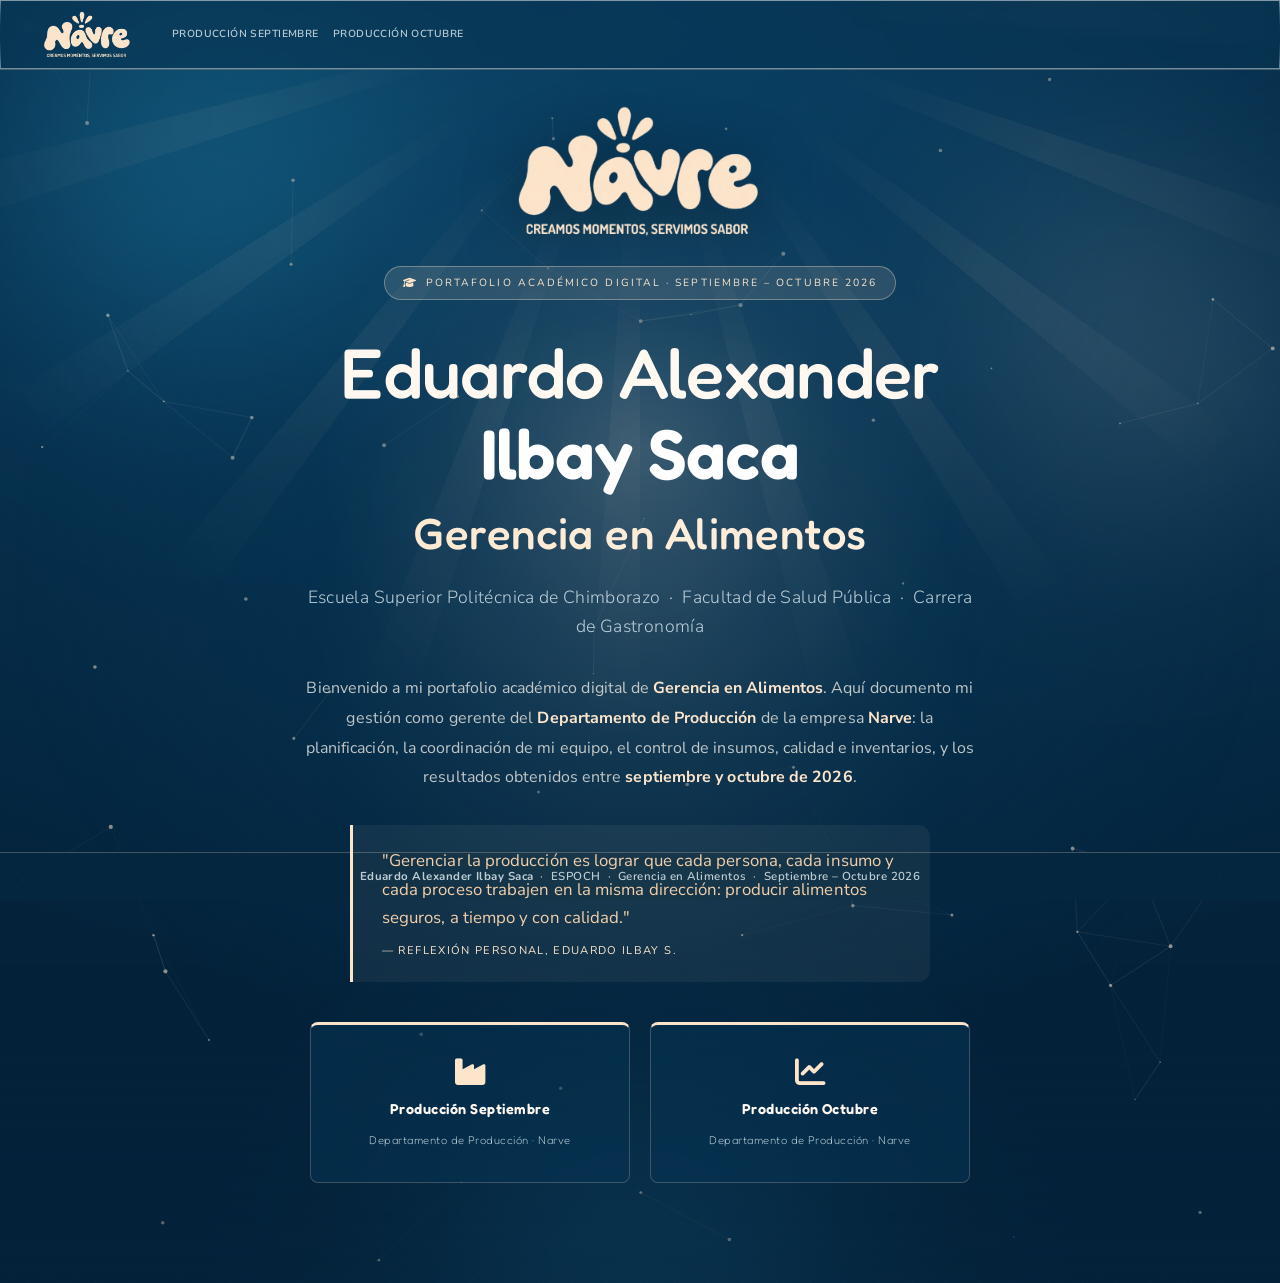
<file: index.html>
<!DOCTYPE html>
<html lang="es">
<head>
  <meta charset="UTF-8" />
  <meta name="viewport" content="width=device-width, initial-scale=1.0" />
  <title>Portafolio Académico | Eduardo A. Ilbay Saca</title>
  <link href="https://fonts.googleapis.com/css2?family=Fredoka:wght@400;500;600;700&family=Nunito:wght@500;600;700;800&family=Nunito+Sans:ital,opsz,wght@0,6..12,300;0,6..12,400;0,6..12,600;0,6..12,700;1,6..12,400&display=swap" rel="stylesheet" />
  <link href="https://cdnjs.cloudflare.com/ajax/libs/font-awesome/6.5.0/css/all.min.css" rel="stylesheet" />
  <link rel="stylesheet" href="shared-effects.css" />
  <style>
    :root { --navy:#073453; --navy-mid:#0b4566; --navy-soft:#145572; --gold:#fde5cb; --gold-light:#fff0df; --cream:#fff1e2; --cream-dark:#f2cfaa; --white:#ffffff; --text-dim:#a8c1cf; --card-bg:rgba(11,69,102,0.85); --border:rgba(253,229,203,0.25); --radius:14px; --transition:0.4s cubic-bezier(0.25,0.46,0.45,0.94); }
    *, *::before, *::after { box-sizing:border-box; margin:0; padding:0; }
    html { scroll-behavior:smooth; }
    body { font-family:"Nunito Sans", sans-serif; background:var(--navy); color:var(--cream); overflow-x:hidden; line-height:1.7; }
    h1, h2, h3, h4 { font-family:"Fredoka", sans-serif; }
    body::before { content:""; position:fixed; inset:0; background-image:url("data:image/svg+xml,%3Csvg viewBox='0 0 256 256' xmlns='http://www.w3.org/2000/svg'%3E%3Cfilter id='noise'%3E%3CfeTurbulence type='fractalNoise' baseFrequency='0.9' numOctaves='4' stitchTiles='stitch'/%3E%3C/filter%3E%3Crect width='100%25' height='100%25' filter='url(%23noise)' opacity='0.04'/%3E%3C/svg%3E"); pointer-events:none; z-index:0; opacity:0.4; }

    @keyframes fadeInUp { from { opacity:0; transform:translateY(30px); } to { opacity:1; transform:translateY(0); } }
    @keyframes fadeIn { from { opacity:0; } to { opacity:1; } }
    @keyframes shimmer { 0% { background-position:-200% center; } 100% { background-position:200% center; } }
    @keyframes floatOrb { 0%,100% { transform:translate(-50%,-50%) scale(1); } 50% { transform:translate(-50%,-52%) scale(1.05); } }

    @keyframes fade-rise { from { opacity:0; transform:translateY(24px); } to { opacity:1; transform:translateY(0); } }
    .animate-fade-rise { animation: fade-rise 0.8s ease-out both; }
    .animate-fade-rise-delay { animation: fade-rise 0.8s ease-out 0.2s both; }
    .animate-fade-rise-delay-2 { animation: fade-rise 0.8s ease-out 0.4s both; }

    .liquid-glass { background:rgba(255,255,255,0.01); backdrop-filter:blur(4px); -webkit-backdrop-filter:blur(4px); box-shadow:inset 0 1px 1px rgba(255,255,255,0.1); position:relative; overflow:hidden; }
    .liquid-glass::before { content:''; position:absolute; inset:0; border-radius:inherit; padding:1.4px; background:linear-gradient(180deg, rgba(255,255,255,0.45) 0%, rgba(255,255,255,0.15) 20%, rgba(255,255,255,0) 40%, rgba(255,255,255,0) 60%, rgba(255,255,255,0.15) 80%, rgba(255,255,255,0.45) 100%); -webkit-mask:linear-gradient(#fff 0 0) content-box, linear-gradient(#fff 0 0); mask:linear-gradient(#fff 0 0) content-box, linear-gradient(#fff 0 0); -webkit-mask-composite:xor; mask-composite:exclude; pointer-events:none; }

    /* ── Fondo del inicio: aurora de marca + rayos del logo + retícula en perspectiva + red de partículas ── */
    .hero-bg { position:absolute; inset:0; z-index:0; overflow:hidden; background:radial-gradient(ellipse 120% 80% at 50% 0%, #0d4f78 0%, #073453 45%, #04223a 100%); }
    .hero-aurora span { position:absolute; border-radius:50%; filter:blur(90px); opacity:0.55; mix-blend-mode:screen; will-change:transform; }
    .hero-aurora span:nth-child(1) { width:55vw; height:55vw; left:-12vw; top:-18vw; background:radial-gradient(circle, #1d7aa6 0%, transparent 65%); animation:auroraA 18s ease-in-out infinite alternate; }
    .hero-aurora span:nth-child(2) { width:45vw; height:45vw; right:-10vw; top:5vh; background:radial-gradient(circle, rgba(253,229,203,0.55) 0%, transparent 62%); opacity:0.35; animation:auroraB 22s ease-in-out infinite alternate; }
    .hero-aurora span:nth-child(3) { width:60vw; height:40vw; left:20vw; bottom:-22vw; background:radial-gradient(circle, #145572 0%, transparent 65%); animation:auroraC 26s ease-in-out infinite alternate; }
    @keyframes auroraA { to { transform:translate(18vw, 12vh) scale(1.15); } }
    @keyframes auroraB { to { transform:translate(-22vw, 18vh) scale(0.9); } }
    @keyframes auroraC { to { transform:translate(-14vw, -10vh) scale(1.2); } }
    .hero-rays { position:absolute; left:50%; top:-60vmax; width:120vmax; height:120vmax; transform:translateX(-50%); background:repeating-conic-gradient(from 0deg at 50% 50%, rgba(253,229,203,0.07) 0deg 4deg, transparent 4deg 18deg); -webkit-mask:radial-gradient(circle at 50% 50%, transparent 18%, #000 40%, transparent 70%); mask:radial-gradient(circle at 50% 50%, transparent 18%, #000 40%, transparent 70%); animation:raysSpin 90s linear infinite; }
    @keyframes raysSpin { to { transform:translateX(-50%) rotate(360deg); } }
    .hero-grid { position:absolute; left:-50%; right:-50%; bottom:-10%; height:60%; background-image:linear-gradient(rgba(253,229,203,0.24) 1px, transparent 1px), linear-gradient(90deg, rgba(253,229,203,0.24) 1px, transparent 1px); background-size:64px 64px; transform:perspective(520px) rotateX(62deg); transform-origin:50% 100%; -webkit-mask:linear-gradient(to top, #000 0%, transparent 85%); mask:linear-gradient(to top, #000 0%, transparent 85%); animation:gridMove 6s linear infinite; }
    @keyframes gridMove { to { background-position:0 64px, 0 0; } }
    .hero-particles { position:absolute; inset:0; width:100%; height:100%; }
    .hero-vignette { position:absolute; inset:0; background:radial-gradient(ellipse 70% 60% at 50% 45%, rgba(7,52,83,0.55) 0%, transparent 70%), linear-gradient(to bottom, rgba(4,34,58,0.35), transparent 30%, transparent 75%, rgba(4,34,58,0.45)); }
    @media (prefers-reduced-motion: reduce) { .hero-aurora span, .hero-rays, .hero-grid { animation:none; } }
    .hero-logo { width:min(260px, 60vw); height:auto; margin:0 auto 1.5rem; display:block; filter:drop-shadow(0 8px 30px rgba(0,0,0,0.35)); }

    nav { position:fixed; top:0; left:0; right:0; z-index:999; padding:0 2rem; height:70px; display:flex; align-items:center; justify-content:space-between; background:rgba(7,52,83,0.6); backdrop-filter:blur(12px); border-bottom:1px solid var(--border); }
    .nav-brand { font-family:"Fredoka", sans-serif; font-size:1.3rem; font-weight:600; color:var(--gold); letter-spacing:0.04em; text-decoration:none; }
    .nav-brand span { color:var(--cream); }
    nav a { color:var(--text-dim); text-decoration:none; font-size:0.75rem; font-weight:500; letter-spacing:0.07em; text-transform:uppercase; padding:0.4rem 0.7rem; border-radius:6px; transition:all 0.3s; }
    nav a:hover { color:var(--gold); background:rgba(253,229,203,0.08); }

    #hero { min-height:100vh; display:flex; align-items:center; justify-content:center; text-align:center; position:relative; overflow:hidden; padding:calc(70px + 2rem) 2rem 100px; }
    .hero-name { font-family:"Fredoka", sans-serif; }
    #hero::after { content:""; position:absolute; z-index:1; width:700px; height:700px; background:radial-gradient(circle, rgba(253,229,203,0.07) 0%, transparent 70%); top:50%; left:50%; transform:translate(-50%,-50%); pointer-events:none; animation:floatOrb 6s ease-in-out infinite; }

    .hero-content { position:relative; z-index:2; max-width:950px; width:100%; }

    .hero-badge { display:inline-flex; align-items:center; gap:0.5rem; background:rgba(253,229,203,0.12); border:1px solid rgba(253,229,203,0.35); color:var(--gold); font-family:"Nunito", sans-serif; font-size:0.65rem; letter-spacing:0.2em; text-transform:uppercase; padding:0.45rem 1.1rem; border-radius:999px; margin-bottom:2rem; }

    .hero-name { font-size:clamp(2.2rem, 5.5vw, 4.4rem); font-weight:500; line-height:1.15; color:var(--cream); letter-spacing:-0.01em; }
    .hero-name strong { font-weight:600; color:var(--white); display:block; }
    .hero-name em { font-style:normal; font-weight:500; display:block; font-size:0.62em; margin-top:0.9rem; letter-spacing:0.01em; background:linear-gradient(90deg, var(--gold), var(--gold-light), var(--gold)); background-size:200%; -webkit-background-clip:text; -webkit-text-fill-color:transparent; background-clip:text; animation:shimmer 3.5s ease infinite, fadeInUp 0.8s ease 0.35s both; }

    .hero-subtitle { font-size:clamp(0.85rem, 1.8vw, 1.1rem); color:var(--text-dim); max-width:680px; margin:1.5rem auto 0; font-weight:300; letter-spacing:0.02em; }

    .hero-intro { max-width:680px; margin:2rem auto; font-size:1rem; color:rgba(245,240,232,0.78); line-height:1.85; animation:fadeInUp 0.8s ease 0.55s both; }

    .hero-quote { margin:2rem auto; max-width:580px; padding:1.4rem 1.8rem; border-left:3px solid var(--gold); background:rgba(253,229,203,0.06); border-radius:0 12px 12px 0; font-family:"Nunito Sans", sans-serif; font-size:1.05rem; color:var(--cream-dark); text-align:left; animation:fadeInUp 0.8s ease 0.65s both; }
    .hero-quote cite { display:block; margin-top:0.5rem; font-size:0.7rem; font-family:"Nunito", sans-serif; font-style:normal; color:var(--gold); letter-spacing:0.12em; text-transform:uppercase; }

    .hero-stats { display:flex; justify-content:center; gap:3rem; margin:2.5rem 0; animation:fadeInUp 0.8s ease 0.75s both; }
    .stat { text-align:center; }
    .stat-number { font-family:"Fredoka", sans-serif; font-size:2.6rem; font-weight:600; color:var(--gold); line-height:1; }
    .stat-label { font-family:"Nunito", sans-serif; font-size:0.58rem; color:var(--text-dim); letter-spacing:0.15em; text-transform:uppercase; margin-top:0.3rem; }

    .hero-buttons { display:grid; grid-template-columns:repeat(auto-fit, minmax(210px, 1fr)); gap:1.25rem; margin-top:2.5rem; max-width:1000px; margin-left:auto; margin-right:auto; animation:fadeInUp 0.8s ease 0.85s both; }
    .hero-btn { display:flex; flex-direction:column; align-items:center; gap:0.6rem; padding:1.5rem 1.2rem; background:rgba(7,52,83,0.55); backdrop-filter:blur(10px); -webkit-backdrop-filter:blur(10px); border:1px solid rgba(253,229,203,0.22); border-top:3px solid var(--gold); color:var(--cream); text-decoration:none; border-radius:8px; font-family:"Fredoka", sans-serif; font-weight:600; letter-spacing:0.03em; transition:all 0.35s; }
    .hero-btn:hover { border-color:var(--gold); background:rgba(253,229,203,0.14); transform:translateY(-4px); color:var(--gold); box-shadow:0 10px 35px rgba(253,229,203,0.15); }
    .hero-btn i { font-size:1.9rem; color:var(--gold); }
    .hero-btn span { font-size:0.9rem; }
    .hero-btn small { font-size:0.7rem; color:var(--text-dim); font-weight:300; }

    .hero-buttons--two { grid-template-columns:repeat(2, minmax(0, 320px)); justify-content:center; }
    .hero-buttons--two .hero-btn { padding:2rem 1.5rem; }
    footer { position:fixed; bottom:0; width:100%; border-top:1px solid var(--border); padding:0.85rem 2rem; text-align:center; font-size:0.72rem; color:var(--text-dim); background:rgba(7,52,83,0.92); }

    @media (max-width:768px) { .hero-stats { gap:1.5rem; } nav a { font-size:0.65rem; padding:0.3rem 0.45rem; } }
    @media (max-width:500px) { .hero-buttons, .hero-buttons--two { grid-template-columns:1fr; } .hero-stats { gap:1.2rem; } .stat-number { font-size:2rem; } }
  </style>
  <link rel="stylesheet" href="brand.css" />
</head>
<body>
  <nav class="liquid-glass">
    <a class="nav-brand" href="index.html" aria-label="Narve - inicio"><img src="assets/narve-logo.png" alt="Narve: Creamos momentos, servimos sabor" /></a>
    <div style="display:flex; gap:0.3rem; flex-wrap:wrap;">
      <a href="septiembre.html">Producción Septiembre</a>
      <a href="octubre.html">Producción Octubre</a>
    </div>
  </nav>

  <section id="hero">
    <div class="hero-bg" aria-hidden="true">
      <div class="hero-aurora"><span></span><span></span><span></span></div>
      <div class="hero-rays"></div>
      <div class="hero-grid"></div>
      <canvas class="hero-particles" id="heroParticles"></canvas>
      <div class="hero-vignette"></div>
    </div>
    <div class="hero-content">

      <img class="hero-logo animate-fade-rise" src="assets/narve-logo.png" alt="Narve — Creamos momentos, servimos sabor" />

      <div class="hero-badge animate-fade-rise">
        <i class="fas fa-graduation-cap"></i>
        Portafolio Académico Digital · Septiembre – Octubre 2026
      </div>

      <h1 class="hero-name animate-fade-rise-delay">
        Eduardo Alexander
        <strong>Ilbay Saca</strong>
        <em>Gerencia en Alimentos</em>
      </h1>

      <p class="hero-subtitle animate-fade-rise-delay-2">
        Escuela Superior Politécnica de Chimborazo &nbsp;·&nbsp; Facultad de Salud Pública &nbsp;·&nbsp; Carrera de Gastronomía
      </p>

      <p class="hero-intro">
        Bienvenido a mi portafolio académico digital de <strong style="color:var(--gold);">Gerencia en Alimentos</strong>.
        Aquí documento mi gestión como gerente del <strong style="color:var(--gold);">Departamento de Producción</strong>
        de la empresa <strong style="color:var(--gold);">Narve</strong>: la planificación, la coordinación de mi equipo,
        el control de insumos, calidad e inventarios, y los resultados obtenidos entre
        <strong style="color:var(--gold);">septiembre y octubre de 2026</strong>.
      </p>

      <blockquote class="hero-quote">
        "Gerenciar la producción es lograr que cada persona, cada insumo y cada proceso
        trabajen en la misma dirección: producir alimentos seguros, a tiempo y con calidad."
        <cite>— Reflexión personal, Eduardo Ilbay S.</cite>
      </blockquote>

      <div class="hero-buttons hero-buttons--two">
        <a href="septiembre.html" class="hero-btn">
          <i class="fas fa-industry"></i>
          <span>Producción Septiembre</span>
          <small>Departamento de Producción · Narve</small>
        </a>
        <a href="octubre.html" class="hero-btn">
          <i class="fas fa-chart-line"></i>
          <span>Producción Octubre</span>
          <small>Departamento de Producción · Narve</small>
        </a>
      </div>

    </div>
  </section>

  <footer>
    <p><strong>Eduardo Alexander Ilbay Saca</strong> &nbsp;·&nbsp; ESPOCH &nbsp;·&nbsp; Gerencia en Alimentos &nbsp;·&nbsp; Septiembre – Octubre 2026</p>
  </footer>
  <script>
    /* Red de partículas del inicio: nodos conectados en tono durazno Narve */
    (function () {
      var c = document.getElementById('heroParticles');
      if (!c || !c.getContext) return;
      var ctx = c.getContext('2d'), dpr = Math.min(window.devicePixelRatio || 1, 2), w, h, pts = [];
      var still = window.matchMedia && window.matchMedia('(prefers-reduced-motion: reduce)').matches;
      function resize() {
        w = c.offsetWidth; h = c.offsetHeight;
        c.width = w * dpr; c.height = h * dpr; ctx.setTransform(dpr, 0, 0, dpr, 0, 0);
        var n = Math.round(Math.min(70, w * h / 22000));
        pts = [];
        for (var i = 0; i < n; i++) pts.push({ x: Math.random() * w, y: Math.random() * h, vx: (Math.random() - 0.5) * 0.3, vy: (Math.random() - 0.5) * 0.3, r: Math.random() * 1.6 + 0.6 });
      }
      function draw() {
        ctx.clearRect(0, 0, w, h);
        for (var i = 0; i < pts.length; i++) {
          var p = pts[i];
          if (!still) { p.x += p.vx; p.y += p.vy; if (p.x < 0 || p.x > w) p.vx *= -1; if (p.y < 0 || p.y > h) p.vy *= -1; }
          for (var j = i + 1; j < pts.length; j++) {
            var q = pts[j], dx = p.x - q.x, dy = p.y - q.y, d = dx * dx + dy * dy;
            if (d < 16900) { ctx.strokeStyle = 'rgba(253,229,203,' + (0.14 * (1 - d / 16900)).toFixed(3) + ')'; ctx.lineWidth = 1; ctx.beginPath(); ctx.moveTo(p.x, p.y); ctx.lineTo(q.x, q.y); ctx.stroke(); }
          }
          ctx.fillStyle = 'rgba(253,229,203,0.55)'; ctx.beginPath(); ctx.arc(p.x, p.y, p.r, 0, 6.2832); ctx.fill();
        }
        if (!still) requestAnimationFrame(draw);
      }
      resize(); draw();
      window.addEventListener('resize', function () { resize(); if (still) draw(); });
    })();
  </script>
  <script src="cursor-effects.js"></script>
</body>
</html>
</file>
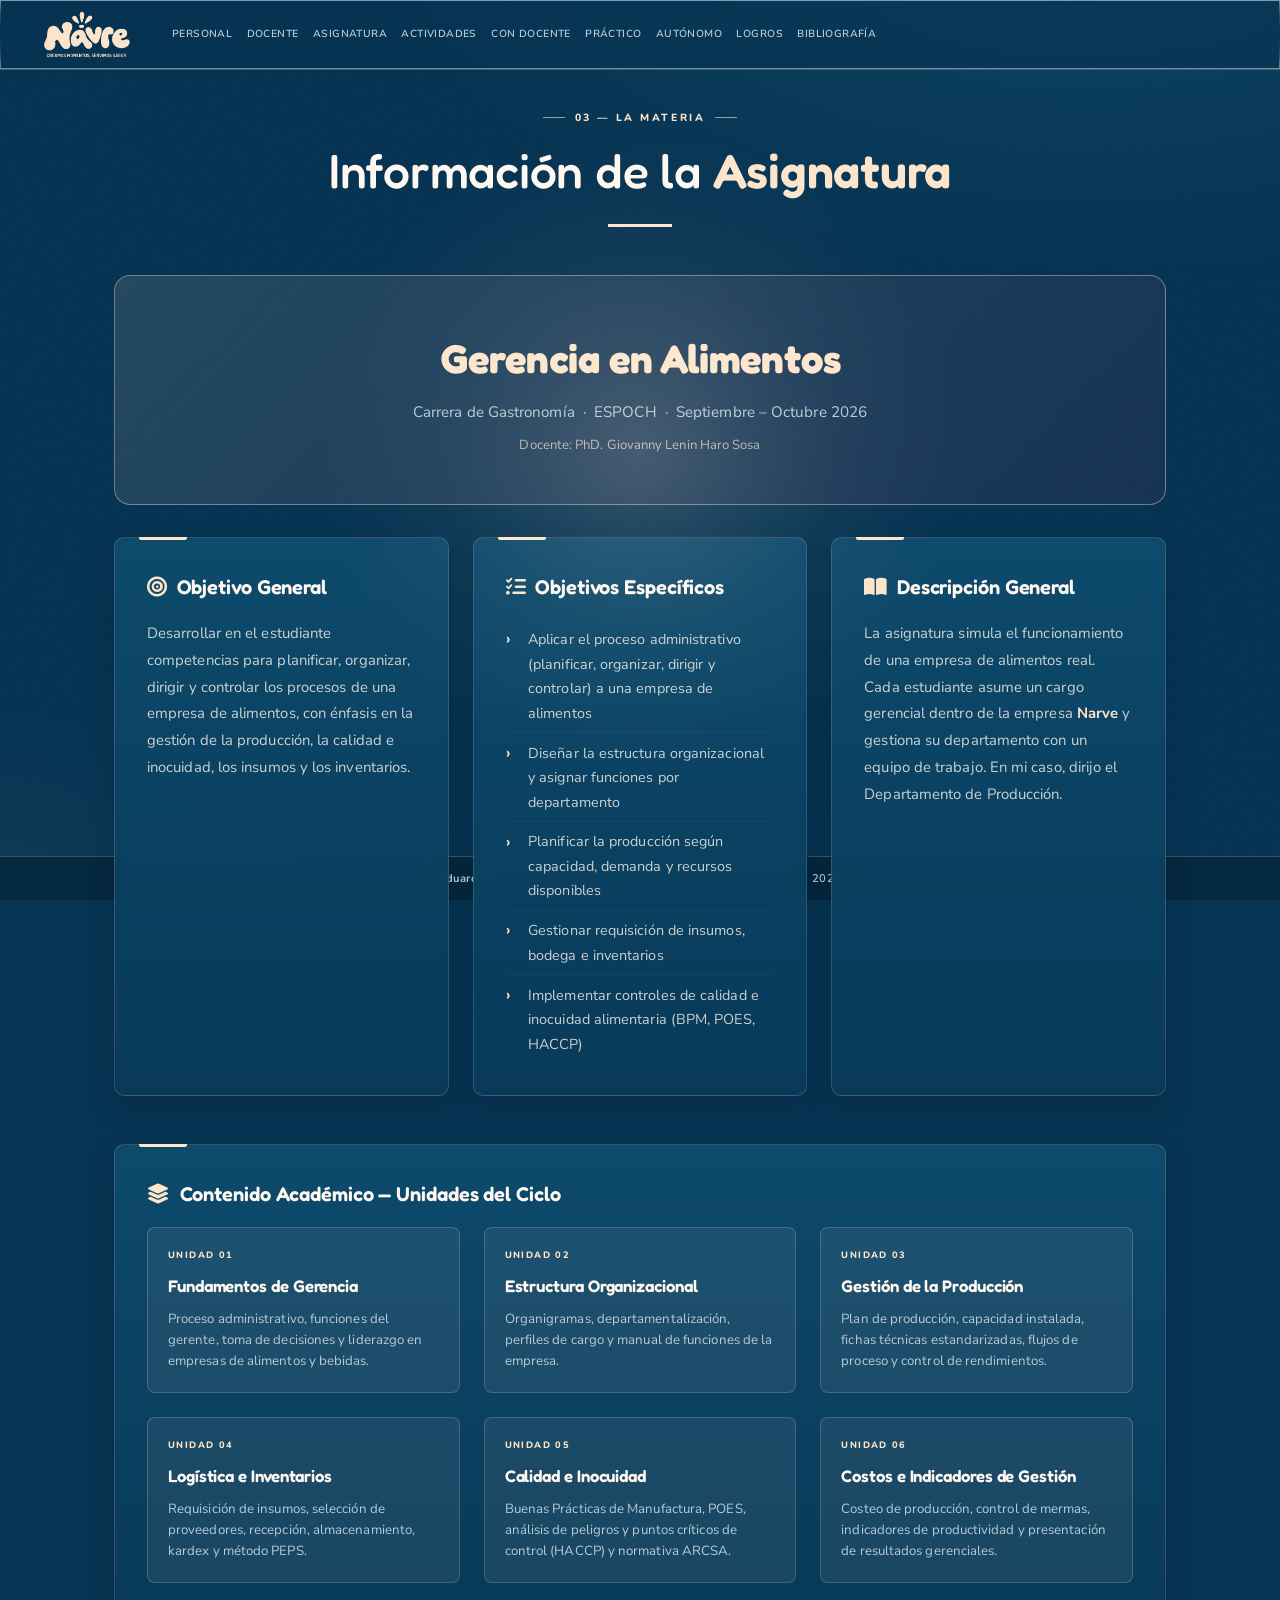
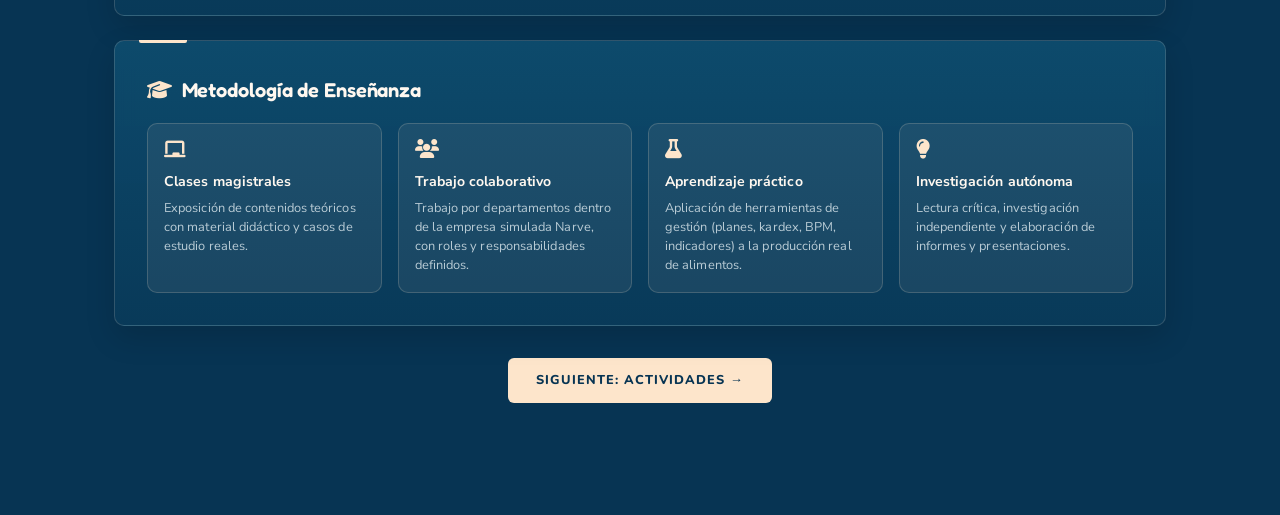
<file: asignatura.html>
<!DOCTYPE html>
<html lang="es">
<head>
  <meta charset="UTF-8" />
  <meta name="viewport" content="width=device-width, initial-scale=1.0" />
  <title>Información de la Asignatura | Portafolio</title>
  <link href="https://fonts.googleapis.com/css2?family=Fredoka:wght@400;500;600;700&family=Nunito:wght@500;600;700;800&family=Nunito+Sans:ital,opsz,wght@0,6..12,300;0,6..12,400;0,6..12,600;0,6..12,700;1,6..12,400&display=swap" rel="stylesheet" />
  <link href="https://cdnjs.cloudflare.com/ajax/libs/font-awesome/6.5.0/css/all.min.css" rel="stylesheet" />
  <link rel="stylesheet" href="shared-effects.css" />
  <style>
    :root { --navy:#073453; --navy-mid:#0b4566; --navy-soft:#145572; --gold:#fde5cb; --gold-light:#fff0df; --cream:#fff1e2; --cream-dark:#f2cfaa; --white:#ffffff; --text-dim:#a8c1cf; --card-bg:rgba(11,69,102,0.85); --border:rgba(253,229,203,0.25); --radius:14px; }
    *, *::before, *::after { box-sizing:border-box; margin:0; padding:0; }
    html { scroll-behavior:smooth; }
    body { font-family:"Nunito Sans", sans-serif; background:var(--navy); color:var(--cream); overflow-x:hidden; line-height:1.7; }
    h1, h2, h3, h4 { font-family:"Fredoka", sans-serif; }
    body::before { content:""; position:fixed; inset:0; background-image:url("data:image/svg+xml,%3Csvg viewBox='0 0 256 256' xmlns='http://www.w3.org/2000/svg'%3E%3Cfilter id='noise'%3E%3CfeTurbulence type='fractalNoise' baseFrequency='0.9' numOctaves='4' stitchTiles='stitch'/%3E%3C/filter%3E%3Crect width='100%25' height='100%25' filter='url(%23noise)' opacity='0.04'/%3E%3C/svg%3E"); pointer-events:none; z-index:0; opacity:0.4; }
    nav { position:fixed; top:0; left:0; right:0; z-index:999; padding:0 2rem; height:70px; display:flex; align-items:center; justify-content:space-between; background:rgba(7,52,83,0.92); backdrop-filter:blur(12px); border-bottom:1px solid var(--border); }
    .nav-brand { font-family:"Fredoka", sans-serif; font-size:1.3rem; font-weight:600; color:var(--gold); text-decoration:none; }
    .nav-brand span { color:var(--cream); }
    nav a { color:var(--text-dim); text-decoration:none; font-size:0.75rem; font-weight:500; letter-spacing:0.07em; text-transform:uppercase; padding:0.4rem 0.7rem; border-radius:6px; transition:all 0.3s; }
    nav a:hover { color:var(--gold); background:rgba(253,229,203,0.08); }
    main { padding-top:100px; padding-bottom:80px; max-width:1100px; margin:0 auto; position:relative; z-index:1; padding-left:1.5rem; padding-right:1.5rem; }
    .page-header { text-align:center; margin-bottom:3rem; }
    .page-tag { font-family:"Nunito", sans-serif; font-size:0.65rem; color:var(--gold); letter-spacing:0.25em; text-transform:uppercase; display:block; margin-bottom:1rem; }
    .page-title { font-size:clamp(2.2rem, 4vw, 3rem); font-weight:300; color:var(--cream); line-height:1.2; }
    .page-title strong { color:var(--gold); font-weight:600; }
    .page-line { width:50px; height:2px; background:linear-gradient(90deg, var(--gold), var(--gold-light)); margin:1.5rem auto 0; border-radius:2px; }
    .course-banner { background:linear-gradient(135deg, rgba(253,229,203,0.12), rgba(30,51,86,0.7)); border:1px solid rgba(253,229,203,0.4); border-radius:16px; padding:3rem 2rem; text-align:center; margin-bottom:2rem; }
    .course-banner h2 { font-size:clamp(1.8rem, 4vw, 2.5rem); color:var(--gold); margin-bottom:0.5rem; }
    .course-banner p { font-size:0.95rem; color:var(--text-dim); }
    .card { background:var(--card-bg); border:1px solid var(--border); border-radius:14px; padding:2rem; backdrop-filter:blur(10px); transition:all 0.35s; margin-bottom:1.5rem; }
    .card:hover { transform:translateY(-3px); border-color:rgba(253,229,203,0.45); }
    .card h3 { font-family:"Fredoka", sans-serif; font-size:1.25rem; font-weight:600; color:var(--cream); margin-bottom:1rem; display:flex; align-items:center; gap:0.6rem; }
    .card p { font-size:0.93rem; color:rgba(245,240,232,0.82); line-height:1.8; }
    .card ul { list-style:none; }
    .card li { padding:0.45rem 0 0.45rem 1.4rem; position:relative; font-size:0.9rem; color:rgba(245,240,232,0.82); border-bottom:1px solid rgba(255,255,255,0.04); }
    .card li:last-child { border-bottom:none; }
    .card li::before { content:"›"; position:absolute; left:0; color:var(--gold); font-weight:700; font-size:1rem; top:0.4rem; }
    .grid-3 { display:grid; grid-template-columns:repeat(3, 1fr); gap:1.5rem; margin-bottom:1.5rem; }
    .unit-card { background:rgba(253,229,203,0.07); border:1px solid rgba(253,229,203,0.2); border-radius:12px; padding:1.25rem; transition:0.3s; }
    .unit-card:hover { border-color:var(--gold); background:rgba(253,229,203,0.12); }
    .unit-num { font-family:"Nunito", sans-serif; font-size:0.58rem; color:var(--gold); letter-spacing:0.15em; text-transform:uppercase; margin-bottom:0.5rem; display:block; }
    .unit-card h4 { font-family:"Fredoka", sans-serif; font-size:1.05rem; font-weight:600; color:var(--cream); margin-bottom:0.5rem; }
    .unit-card p { font-size:0.83rem; color:var(--text-dim); line-height:1.6; }
    .btn-next { display:inline-block; padding:0.75rem 1.75rem; background:var(--gold); color:var(--navy); text-decoration:none; border-radius:8px; font-weight:600; transition:0.3s; font-size:0.9rem; letter-spacing:0.07em; text-transform:uppercase; }
    .btn-next:hover { background:var(--gold-light); transform:translateY(-2px); }
    footer { position:fixed; bottom:0; width:100%; border-top:1px solid var(--border); padding:0.75rem 2rem; text-align:center; font-size:0.7rem; color:var(--text-dim); background:rgba(7,52,83,0.9); }
    @media (max-width:700px) { main { padding:6rem 1.25rem 80px; } .grid-3 { grid-template-columns:1fr; } }
  </style>
  <link rel="stylesheet" href="brand.css" />
</head>
<body>
  <nav>
    <a class="nav-brand" href="index.html" aria-label="Narve - inicio"><img src="assets/narve-logo.png" alt="Narve: Creamos momentos, servimos sabor" /></a>
    <div style="display:flex; gap:0.3rem; flex-wrap:wrap;">
      <a href="personal.html">Personal</a>
      <a href="docente.html">Docente</a>
      <a href="asignatura.html">Asignatura</a>
      <a href="medio-ciclo.html">Actividades</a>
      <a href="contacto-docente.html">Con Docente</a>
      <a href="practico.html">Práctico</a>
      <a href="autonomo.html">Autónomo</a>
      <a href="logros.html">Logros</a>
      <a href="bibliografia.html">Bibliografía</a>
    </div>
  </nav>

  <main>
    <div class="page-header">
      <span class="page-tag">03 — La Materia</span>
      <h1 class="page-title">Información de la <strong>Asignatura</strong></h1>
      <div class="page-line"></div>
    </div>

    <div class="course-banner">
      <h2>Gerencia en Alimentos</h2>
      <p>Carrera de Gastronomía &nbsp;·&nbsp; ESPOCH &nbsp;·&nbsp; Septiembre – Octubre 2026</p>
      <p style="margin-top:0.5rem; font-size:0.82rem; color:rgba(253,229,203,0.7);">Docente: PhD. Giovanny Lenin Haro Sosa</p>
    </div>

    <!-- Objetivo general + específicos + descripción -->
    <div class="grid-3">
      <div class="card">
        <h3><i class="fas fa-bullseye" style="color:var(--gold);"></i> Objetivo General</h3>
        <p>Desarrollar en el estudiante competencias para planificar, organizar, dirigir y controlar los procesos de una empresa de alimentos, con énfasis en la gestión de la producción, la calidad e inocuidad, los insumos y los inventarios.</p>
      </div>
      <div class="card">
        <h3><i class="fas fa-list-check" style="color:var(--gold);"></i> Objetivos Específicos</h3>
        <ul>
          <li>Aplicar el proceso administrativo (planificar, organizar, dirigir y controlar) a una empresa de alimentos</li>
          <li>Diseñar la estructura organizacional y asignar funciones por departamento</li>
          <li>Planificar la producción según capacidad, demanda y recursos disponibles</li>
          <li>Gestionar requisición de insumos, bodega e inventarios</li>
          <li>Implementar controles de calidad e inocuidad alimentaria (BPM, POES, HACCP)</li>
        </ul>
      </div>
      <div class="card">
        <h3><i class="fas fa-book-open" style="color:var(--gold);"></i> Descripción General</h3>
        <p>La asignatura simula el funcionamiento de una empresa de alimentos real. Cada estudiante asume un cargo gerencial dentro de la empresa <strong style="color:var(--gold);">Narve</strong> y gestiona su departamento con un equipo de trabajo. En mi caso, dirijo el Departamento de Producción.</p>
      </div>
    </div>

    <!-- Contenido temático por unidades -->
    <div class="card">
      <h3><i class="fas fa-layer-group" style="color:var(--gold);"></i> Contenido Académico — Unidades del Ciclo</h3>
      <div class="grid-3" style="margin-top:1rem; margin-bottom:0;">
        <div class="unit-card">
          <span class="unit-num">Unidad 01</span>
          <h4>Fundamentos de Gerencia</h4>
          <p>Proceso administrativo, funciones del gerente, toma de decisiones y liderazgo en empresas de alimentos y bebidas.</p>
        </div>
        <div class="unit-card">
          <span class="unit-num">Unidad 02</span>
          <h4>Estructura Organizacional</h4>
          <p>Organigramas, departamentalización, perfiles de cargo y manual de funciones de la empresa.</p>
        </div>
        <div class="unit-card">
          <span class="unit-num">Unidad 03</span>
          <h4>Gestión de la Producción</h4>
          <p>Plan de producción, capacidad instalada, fichas técnicas estandarizadas, flujos de proceso y control de rendimientos.</p>
        </div>
        <div class="unit-card">
          <span class="unit-num">Unidad 04</span>
          <h4>Logística e Inventarios</h4>
          <p>Requisición de insumos, selección de proveedores, recepción, almacenamiento, kardex y método PEPS.</p>
        </div>
        <div class="unit-card">
          <span class="unit-num">Unidad 05</span>
          <h4>Calidad e Inocuidad</h4>
          <p>Buenas Prácticas de Manufactura, POES, análisis de peligros y puntos críticos de control (HACCP) y normativa ARCSA.</p>
        </div>
        <div class="unit-card">
          <span class="unit-num">Unidad 06</span>
          <h4>Costos e Indicadores de Gestión</h4>
          <p>Costeo de producción, control de mermas, indicadores de productividad y presentación de resultados gerenciales.</p>
        </div>
      </div>
    </div>

    <!-- Metodología de enseñanza -->
    <div class="card">
      <h3><i class="fas fa-graduation-cap" style="color:var(--gold);"></i> Metodología de Enseñanza</h3>
      <div style="display:grid; grid-template-columns:repeat(auto-fit, minmax(200px, 1fr)); gap:1rem; margin-top:0.5rem;">
        <div style="background:rgba(253,229,203,0.07); border-radius:10px; padding:1rem; border:1px solid rgba(253,229,203,0.18);">
          <i class="fas fa-chalkboard" style="color:var(--gold); margin-bottom:0.5rem; display:block; font-size:1.2rem;"></i>
          <strong style="font-size:0.88rem; color:var(--cream);">Clases magistrales</strong>
          <p style="font-size:0.8rem; color:var(--text-dim); margin-top:0.25rem; line-height:1.5;">Exposición de contenidos teóricos con material didáctico y casos de estudio reales.</p>
        </div>
        <div style="background:rgba(253,229,203,0.07); border-radius:10px; padding:1rem; border:1px solid rgba(253,229,203,0.18);">
          <i class="fas fa-users" style="color:var(--gold); margin-bottom:0.5rem; display:block; font-size:1.2rem;"></i>
          <strong style="font-size:0.88rem; color:var(--cream);">Trabajo colaborativo</strong>
          <p style="font-size:0.8rem; color:var(--text-dim); margin-top:0.25rem; line-height:1.5;">Trabajo por departamentos dentro de la empresa simulada Narve, con roles y responsabilidades definidos.</p>
        </div>
        <div style="background:rgba(253,229,203,0.07); border-radius:10px; padding:1rem; border:1px solid rgba(253,229,203,0.18);">
          <i class="fas fa-flask" style="color:var(--gold); margin-bottom:0.5rem; display:block; font-size:1.2rem;"></i>
          <strong style="font-size:0.88rem; color:var(--cream);">Aprendizaje práctico</strong>
          <p style="font-size:0.8rem; color:var(--text-dim); margin-top:0.25rem; line-height:1.5;">Aplicación de herramientas de gestión (planes, kardex, BPM, indicadores) a la producción real de alimentos.</p>
        </div>
        <div style="background:rgba(253,229,203,0.07); border-radius:10px; padding:1rem; border:1px solid rgba(253,229,203,0.18);">
          <i class="fas fa-lightbulb" style="color:var(--gold); margin-bottom:0.5rem; display:block; font-size:1.2rem;"></i>
          <strong style="font-size:0.88rem; color:var(--cream);">Investigación autónoma</strong>
          <p style="font-size:0.8rem; color:var(--text-dim); margin-top:0.25rem; line-height:1.5;">Lectura crítica, investigación independiente y elaboración de informes y presentaciones.</p>
        </div>
      </div>
    </div>

    <div style="text-align:center; margin:2rem 0;">
      <a href="medio-ciclo.html" class="btn-next">Siguiente: Actividades &rarr;</a>
    </div>

  </main>

  <footer>
    <p><strong>Eduardo Alexander Ilbay Saca</strong> &nbsp;·&nbsp; Portafolio Académico ESPOCH &nbsp;·&nbsp; 2026</p>
  </footer>
  <script src="cursor-effects.js"></script>
</body>
</html>
</file>
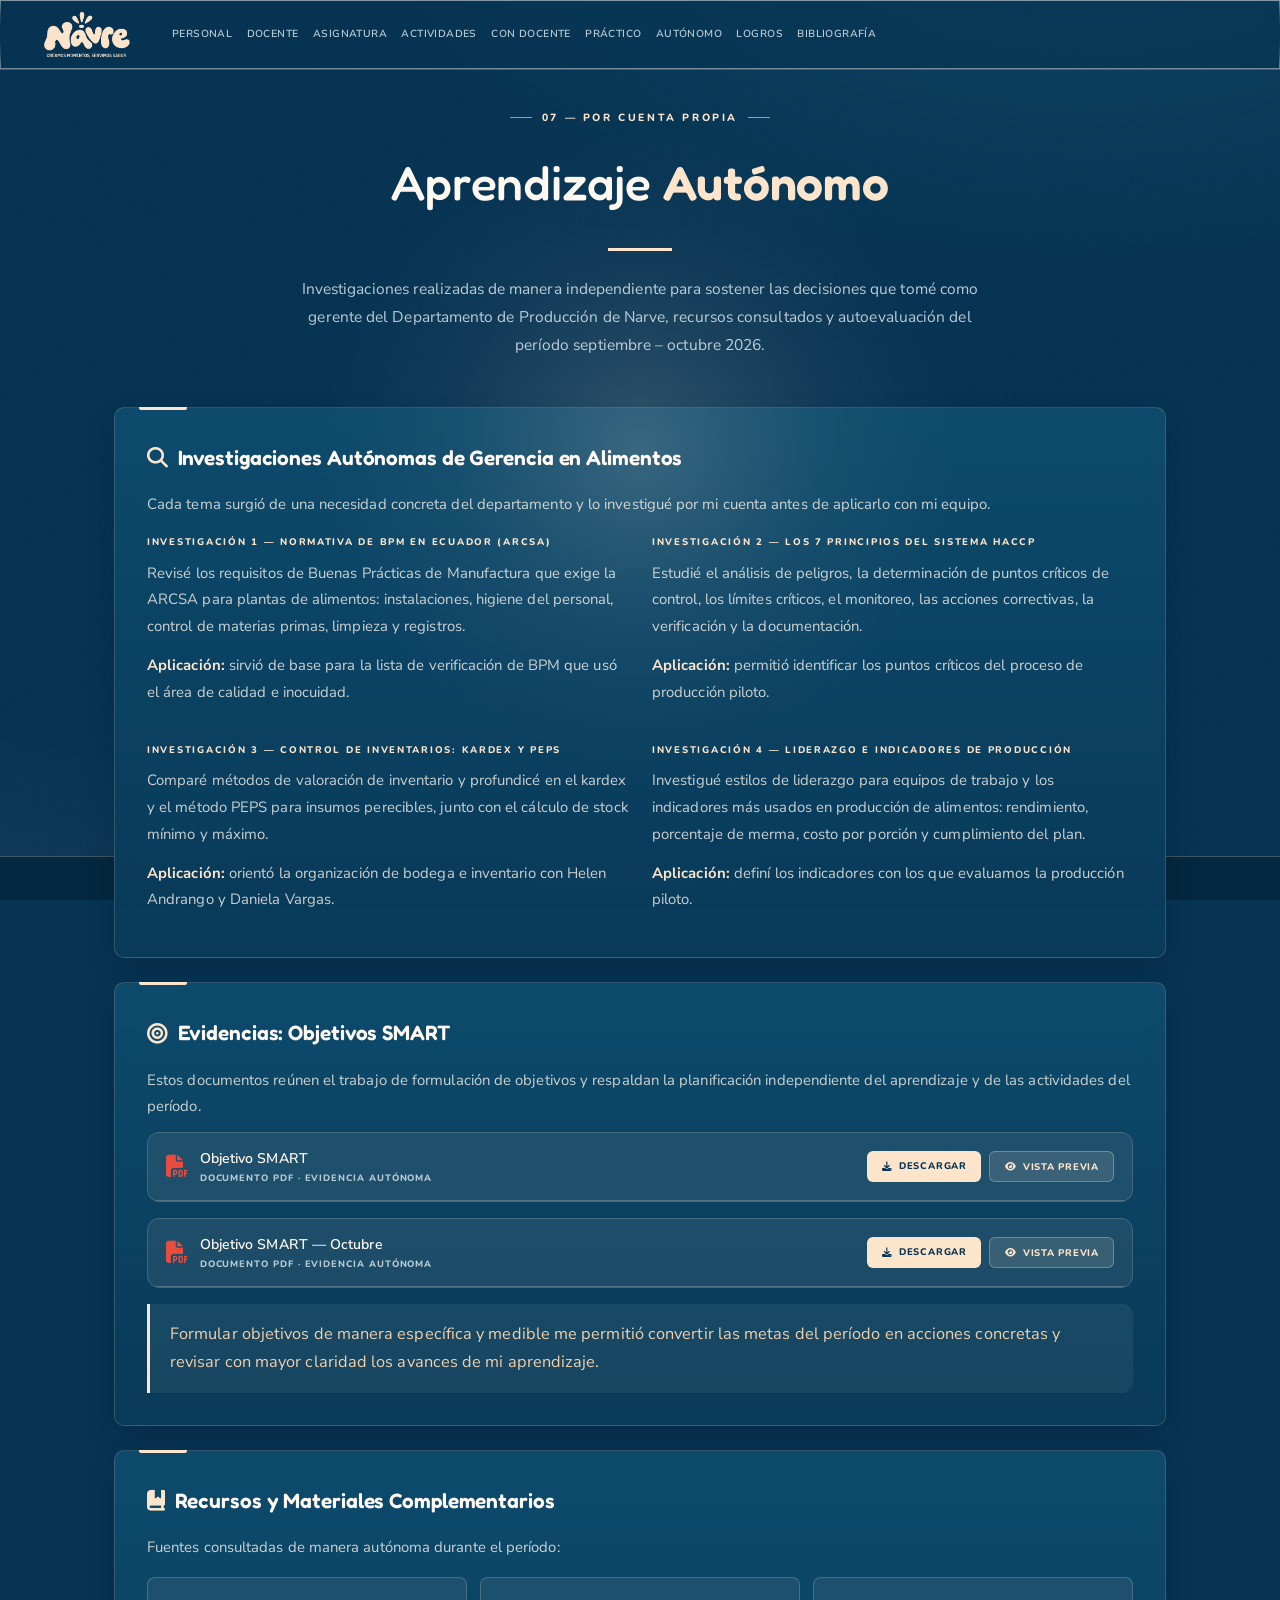
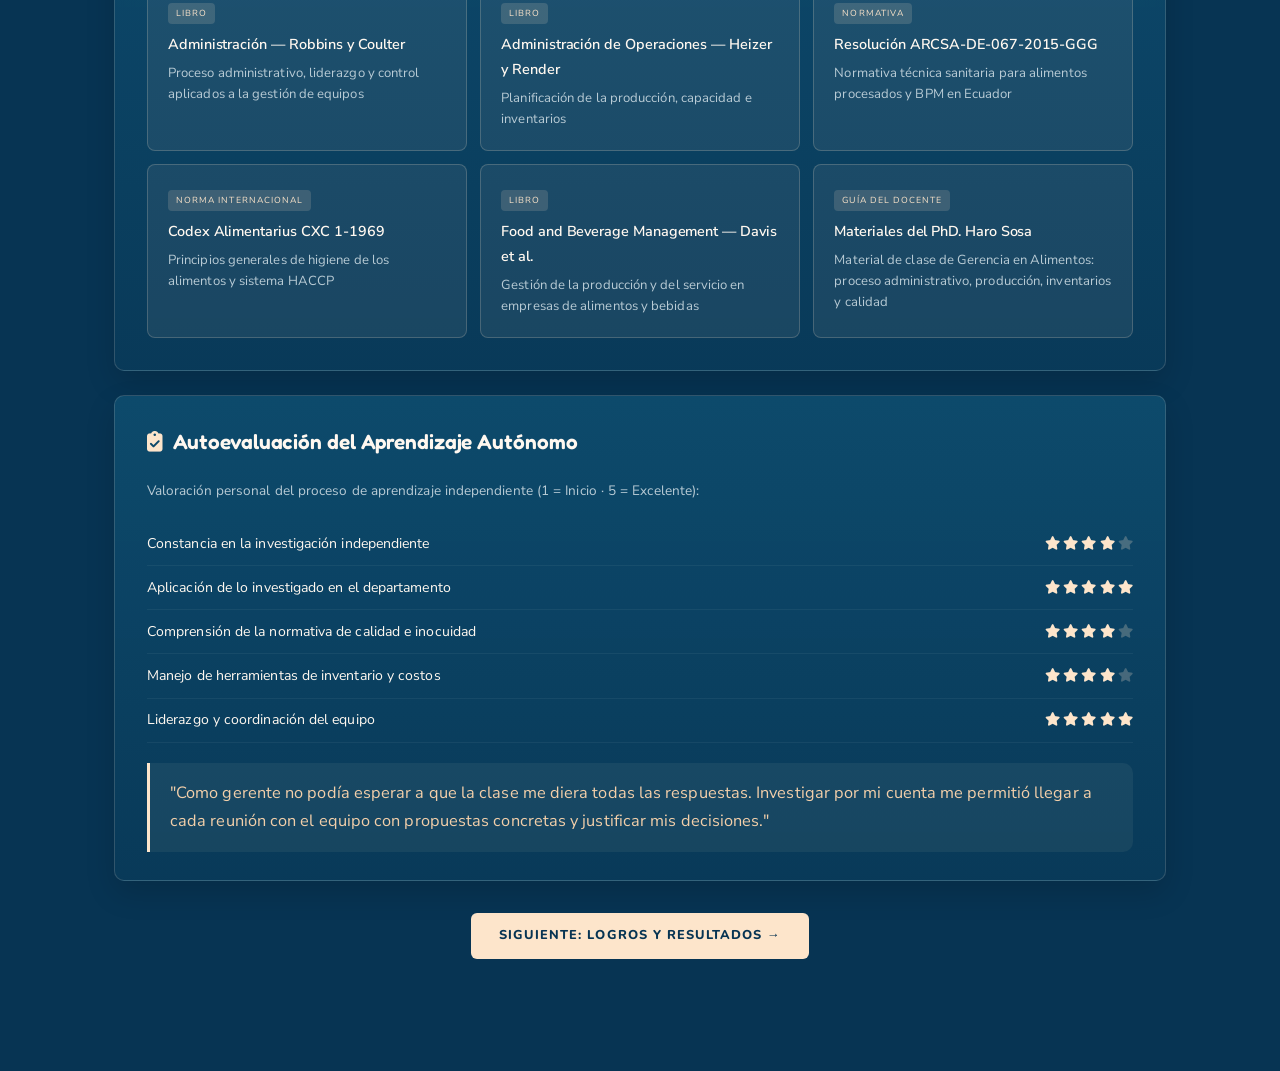
<file: autonomo.html>
<!DOCTYPE html>
<html lang="es">
<head>
  <meta charset="UTF-8" />
  <meta name="viewport" content="width=device-width, initial-scale=1.0" />
  <title>Aprendizaje Autónomo | Portafolio</title>
  <link href="https://fonts.googleapis.com/css2?family=Fredoka:wght@400;500;600;700&family=Nunito:wght@500;600;700;800&family=Nunito+Sans:ital,opsz,wght@0,6..12,300;0,6..12,400;0,6..12,600;0,6..12,700;1,6..12,400&display=swap" rel="stylesheet" />
  <link href="https://cdnjs.cloudflare.com/ajax/libs/font-awesome/6.5.0/css/all.min.css" rel="stylesheet" />
  <link rel="stylesheet" href="shared-effects.css" />
  <style>
    :root { --navy:#073453; --navy-mid:#0b4566; --navy-soft:#145572; --gold:#fde5cb; --gold-light:#fff0df; --cream:#fff1e2; --cream-dark:#f2cfaa; --white:#ffffff; --text-dim:#a8c1cf; --card-bg:rgba(11,69,102,0.85); --border:rgba(253,229,203,0.25); --radius:14px; }
    *, *::before, *::after { box-sizing:border-box; margin:0; padding:0; }
    html { scroll-behavior:smooth; }
    body { font-family:"Nunito Sans", sans-serif; background:var(--navy); color:var(--cream); overflow-x:hidden; line-height:1.7; }
    h1, h2, h3, h4 { font-family:"Fredoka", sans-serif; }
    body::before { content:""; position:fixed; inset:0; background-image:url("data:image/svg+xml,%3Csvg viewBox='0 0 256 256' xmlns='http://www.w3.org/2000/svg'%3E%3Cfilter id='noise'%3E%3CfeTurbulence type='fractalNoise' baseFrequency='0.9' numOctaves='4' stitchTiles='stitch'/%3E%3C/filter%3E%3Crect width='100%25' height='100%25' filter='url(%23noise)' opacity='0.04'/%3E%3C/svg%3E"); pointer-events:none; z-index:0; opacity:0.4; }
    nav { position:fixed; top:0; left:0; right:0; z-index:999; padding:0 2rem; height:70px; display:flex; align-items:center; justify-content:space-between; background:rgba(7,52,83,0.92); backdrop-filter:blur(12px); border-bottom:1px solid var(--border); }
    .nav-brand { font-family:"Fredoka", sans-serif; font-size:1.3rem; font-weight:600; color:var(--gold); text-decoration:none; }
    .nav-brand span { color:var(--cream); }
    nav a { color:var(--text-dim); text-decoration:none; font-size:0.75rem; font-weight:500; letter-spacing:0.07em; text-transform:uppercase; padding:0.4rem 0.7rem; border-radius:6px; transition:all 0.3s; }
    nav a:hover { color:var(--gold); background:rgba(253,229,203,0.08); }
    main { padding-top:100px; padding-bottom:80px; max-width:1100px; margin:0 auto; position:relative; z-index:1; padding-left:1.5rem; padding-right:1.5rem; }
    .page-header { text-align:center; margin-bottom:3rem; }
    .page-tag { font-family:"Nunito", sans-serif; font-size:0.65rem; color:var(--gold); letter-spacing:0.25em; text-transform:uppercase; display:block; margin-bottom:1rem; }
    .page-title { font-size:clamp(2.2rem, 4vw, 3rem); font-weight:300; color:var(--cream); }
    .page-title strong { color:var(--gold); font-weight:600; }
    .page-line { width:50px; height:2px; background:linear-gradient(90deg, var(--gold), var(--gold-light)); margin:1.5rem auto 0; border-radius:2px; }
    .page-desc { text-align:center; max-width:700px; margin:1.5rem auto 0; font-size:0.97rem; color:var(--text-dim); line-height:1.8; }
    .card { background:var(--card-bg); border:1px solid var(--border); border-radius:14px; padding:2rem; backdrop-filter:blur(10px); transition:all 0.35s; margin-bottom:1.5rem; }
    .card:hover { transform:translateY(-3px); border-color:rgba(253,229,203,0.45); }
    .card h3 { font-family:"Fredoka", sans-serif; font-size:1.3rem; font-weight:600; color:var(--cream); margin-bottom:1rem; display:flex; align-items:center; gap:0.6rem; }
    .section-label { font-family:"Nunito", sans-serif; font-size:0.6rem; color:var(--gold); letter-spacing:0.18em; text-transform:uppercase; display:block; margin-bottom:0.6rem; margin-top:1.25rem; }
    .section-label:first-child { margin-top:0; }
    p.body-text { font-size:0.93rem; color:rgba(245,240,232,0.82); line-height:1.8; margin-bottom:0.75rem; }
    .activity-list { list-style:none; }
    .activity-list li { padding:0.45rem 0 0.45rem 1.4rem; position:relative; font-size:0.9rem; color:rgba(245,240,232,0.82); border-bottom:1px solid rgba(255,255,255,0.04); }
    .activity-list li:last-child { border-bottom:none; }
    .activity-list li::before { content:"›"; position:absolute; left:0; color:var(--gold); font-weight:700; font-size:1rem; top:0.4rem; }
    .reflection { background:rgba(253,229,203,0.06); border-left:3px solid var(--gold); border-radius:0 10px 10px 0; padding:1rem 1.25rem; margin-top:1rem; }
    .reflection p { font-family:"Fredoka", sans-serif; font-style:italic; font-size:1.02rem; color:var(--cream-dark); line-height:1.75; }
    .grid-2 { display:grid; grid-template-columns:repeat(2, 1fr); gap:1.5rem; }
    .resource-card { background:rgba(253,229,203,0.07); border:1px solid rgba(253,229,203,0.2); border-radius:12px; padding:1.25rem; transition:0.3s; }
    .resource-card:hover { border-color:var(--gold); background:rgba(253,229,203,0.12); }
    .resource-card h4 { font-family:"Nunito Sans", sans-serif; font-size:0.9rem; font-weight:600; color:var(--cream); margin-bottom:0.4rem; }
    .resource-card p { font-size:0.82rem; color:var(--text-dim); line-height:1.6; }
    .resource-card .tag { display:inline-block; font-family:"Nunito", sans-serif; font-size:0.55rem; letter-spacing:0.12em; text-transform:uppercase; padding:0.2rem 0.5rem; border-radius:4px; background:rgba(253,229,203,0.15); color:var(--gold); margin-bottom:0.5rem; }
    .autoevaluation { background:var(--card-bg); border:1px solid var(--border); border-radius:14px; padding:1.75rem 2rem; margin-bottom:1.5rem; }
    .eval-item { display:flex; align-items:center; justify-content:space-between; padding:0.6rem 0; border-bottom:1px solid rgba(255,255,255,0.05); gap:1rem; flex-wrap:wrap; }
    .eval-item:last-child { border-bottom:none; }
    .eval-label { font-size:0.88rem; color:var(--cream); flex:1; min-width:160px; }
    .eval-stars { display:flex; gap:0.2rem; }
    .eval-stars i { color:var(--gold); font-size:0.85rem; }
    .eval-stars i.empty { color:rgba(253,229,203,0.25); }
    .btn-next { display:inline-block; padding:0.75rem 1.75rem; background:var(--gold); color:var(--navy); text-decoration:none; border-radius:8px; font-weight:600; transition:0.3s; font-size:0.9rem; letter-spacing:0.07em; text-transform:uppercase; }
    .btn-next:hover { background:var(--gold-light); transform:translateY(-2px); }
    footer { position:fixed; bottom:0; width:100%; border-top:1px solid var(--border); padding:0.75rem 2rem; text-align:center; font-size:0.7rem; color:var(--text-dim); background:rgba(7,52,83,0.9); }
    .doc-block { border:1px solid var(--border); border-radius:12px; overflow:hidden; margin-top:0.75rem; }
    .doc-block + .doc-block { margin-top:1rem; }
    .doc-bar { display:flex; align-items:center; justify-content:space-between; gap:1rem; padding:0.85rem 1.1rem; background:rgba(253,229,203,0.08); border-bottom:1px solid var(--border); flex-wrap:wrap; }
    .doc-info { display:flex; align-items:center; gap:0.75rem; }
    .doc-icon { font-size:1.4rem; flex-shrink:0; }
    .doc-icon.pdf { color:#e74c3c; }
    .doc-name { font-size:0.88rem; font-weight:600; color:var(--cream); }
    .doc-type { font-family:"Nunito", sans-serif; font-size:0.58rem; color:var(--text-dim); letter-spacing:0.1em; text-transform:uppercase; }
    .doc-actions { display:flex; gap:0.5rem; flex-shrink:0; }
    .btn-download { display:inline-flex; align-items:center; gap:0.4rem; background:var(--gold); color:var(--navy); font-family:"Nunito", sans-serif; font-size:0.6rem; letter-spacing:0.1em; text-transform:uppercase; font-weight:700; padding:0.45rem 0.9rem; border-radius:6px; text-decoration:none; transition:0.25s; }
    .btn-download:hover { background:var(--gold-light); transform:translateY(-1px); }
    .btn-preview { display:inline-flex; align-items:center; gap:0.4rem; background:rgba(253,229,203,0.12); border:1px solid rgba(253,229,203,0.3); color:var(--gold); font-family:"Nunito", sans-serif; font-size:0.6rem; letter-spacing:0.1em; text-transform:uppercase; padding:0.45rem 0.9rem; border-radius:6px; cursor:pointer; transition:0.25s; }
    .btn-preview:hover { background:rgba(253,229,203,0.22); border-color:var(--gold); }
    .pdf-embed { width:100%; height:520px; border:none; display:block; background:#fff; }
    .pdf-collapsed { display:none; }
    @media (max-width:700px) { main { padding:6rem 1.25rem 80px; } .grid-2 { grid-template-columns:1fr; } }
  </style>
  <link rel="stylesheet" href="brand.css" />
</head>
<body>
  <nav>
    <a class="nav-brand" href="index.html" aria-label="Narve - inicio"><img src="assets/narve-logo.png" alt="Narve: Creamos momentos, servimos sabor" /></a>
    <div style="display:flex; gap:0.3rem; flex-wrap:wrap;">
      <a href="personal.html">Personal</a>
      <a href="docente.html">Docente</a>
      <a href="asignatura.html">Asignatura</a>
      <a href="medio-ciclo.html">Actividades</a>
      <a href="contacto-docente.html">Con Docente</a>
      <a href="practico.html">Práctico</a>
      <a href="autonomo.html">Autónomo</a>
      <a href="logros.html">Logros</a>
      <a href="bibliografia.html">Bibliografía</a>
    </div>
  </nav>

  <main>
    <div class="page-header">
      <span class="page-tag">07 — Por Cuenta Propia</span>
      <h1 class="page-title">Aprendizaje <strong>Autónomo</strong></h1>
      <div class="page-line"></div>
      <p class="page-desc">
        Investigaciones realizadas de manera independiente para sostener las decisiones que tomé como gerente
        del Departamento de Producción de Narve, recursos consultados y autoevaluación del período septiembre – octubre 2026.
      </p>
    </div>

    <!-- Investigaciones -->
    <div class="card">
      <h3><i class="fas fa-magnifying-glass" style="color:var(--gold);"></i> Investigaciones Autónomas de Gerencia en Alimentos</h3>

      <p class="body-text">
        Cada tema surgió de una necesidad concreta del departamento y lo investigué por mi cuenta antes de
        aplicarlo con mi equipo.
      </p>

      <div class="grid-2" style="margin-top:1rem;">
        <div>
          <span class="section-label">Investigación 1 — Normativa de BPM en Ecuador (ARCSA)</span>
          <p class="body-text">
            Revisé los requisitos de Buenas Prácticas de Manufactura que exige la ARCSA para plantas de alimentos:
            instalaciones, higiene del personal, control de materias primas, limpieza y registros.
          </p>
          <p class="body-text"><strong style="color:var(--gold);">Aplicación:</strong> sirvió de base para la lista de verificación de BPM que usó el área de calidad e inocuidad.</p>
        </div>
        <div>
          <span class="section-label">Investigación 2 — Los 7 Principios del Sistema HACCP</span>
          <p class="body-text">
            Estudié el análisis de peligros, la determinación de puntos críticos de control, los límites críticos,
            el monitoreo, las acciones correctivas, la verificación y la documentación.
          </p>
          <p class="body-text"><strong style="color:var(--gold);">Aplicación:</strong> permitió identificar los puntos críticos del proceso de producción piloto.</p>
        </div>
        <div>
          <span class="section-label">Investigación 3 — Control de Inventarios: Kardex y PEPS</span>
          <p class="body-text">
            Comparé métodos de valoración de inventario y profundicé en el kardex y el método PEPS para insumos
            perecibles, junto con el cálculo de stock mínimo y máximo.
          </p>
          <p class="body-text"><strong style="color:var(--gold);">Aplicación:</strong> orientó la organización de bodega e inventario con Helen Andrango y Daniela Vargas.</p>
        </div>
        <div>
          <span class="section-label">Investigación 4 — Liderazgo e Indicadores de Producción</span>
          <p class="body-text">
            Investigué estilos de liderazgo para equipos de trabajo y los indicadores más usados en producción de
            alimentos: rendimiento, porcentaje de merma, costo por porción y cumplimiento del plan.
          </p>
          <p class="body-text"><strong style="color:var(--gold);">Aplicación:</strong> definí los indicadores con los que evaluamos la producción piloto.</p>
        </div>
      </div>
    </div>

    <!-- Evidencias del aprendizaje autónomo -->
    <div class="card">
      <h3><i class="fas fa-bullseye" style="color:var(--gold);"></i> Evidencias: Objetivos SMART</h3>
      <p class="body-text">
        Estos documentos reúnen el trabajo de formulación de objetivos y respaldan la planificación independiente
        del aprendizaje y de las actividades del período.
      </p>

      <div class="doc-block">
        <div class="doc-bar">
          <div class="doc-info">
            <i class="fas fa-file-pdf doc-icon pdf"></i>
            <div>
              <div class="doc-name">Objetivo SMART</div>
              <div class="doc-type">Documento PDF · Evidencia autónoma</div>
            </div>
          </div>
          <div class="doc-actions">
            <a class="btn-download" href="aprendizaje%20autonomo/OBJETIVO%20SMART.pdf" download>
              <i class="fas fa-download"></i> Descargar
            </a>
            <button class="btn-preview" type="button" aria-controls="objetivo-smart" aria-expanded="false" onclick="togglePdf('objetivo-smart')">
              <i class="fas fa-eye"></i> Vista previa
            </button>
          </div>
        </div>
        <iframe id="objetivo-smart" class="pdf-embed pdf-collapsed" src="aprendizaje%20autonomo/OBJETIVO%20SMART.pdf" title="Vista previa del documento Objetivo SMART" loading="lazy"></iframe>
      </div>

      <div class="doc-block">
        <div class="doc-bar">
          <div class="doc-info">
            <i class="fas fa-file-pdf doc-icon pdf"></i>
            <div>
              <div class="doc-name">Objetivo SMART — Octubre</div>
              <div class="doc-type">Documento PDF · Evidencia autónoma</div>
            </div>
          </div>
          <div class="doc-actions">
            <a class="btn-download" href="aprendizaje%20autonomo/OBJETIVO_SMART_Octubre.pdf" download>
              <i class="fas fa-download"></i> Descargar
            </a>
            <button class="btn-preview" type="button" aria-controls="objetivo-smart-octubre" aria-expanded="false" onclick="togglePdf('objetivo-smart-octubre')">
              <i class="fas fa-eye"></i> Vista previa
            </button>
          </div>
        </div>
        <iframe id="objetivo-smart-octubre" class="pdf-embed pdf-collapsed" src="aprendizaje%20autonomo/OBJETIVO_SMART_Octubre.pdf" title="Vista previa del documento Objetivo SMART de octubre" loading="lazy"></iframe>
      </div>

      <div class="reflection">
        <p>Formular objetivos de manera específica y medible me permitió convertir las metas del período en acciones concretas y revisar con mayor claridad los avances de mi aprendizaje.</p>
      </div>
    </div>

    <!-- Recursos consultados -->
    <div class="card">
      <h3><i class="fas fa-book-bookmark" style="color:var(--gold);"></i> Recursos y Materiales Complementarios</h3>
      <p class="body-text">Fuentes consultadas de manera autónoma durante el período:</p>
      <div style="display:grid; grid-template-columns:repeat(auto-fill, minmax(250px, 1fr)); gap:0.85rem; margin-top:1rem;">
        <div class="resource-card">
          <span class="tag">Libro</span>
          <h4>Administración — Robbins y Coulter</h4>
          <p>Proceso administrativo, liderazgo y control aplicados a la gestión de equipos</p>
        </div>
        <div class="resource-card">
          <span class="tag">Libro</span>
          <h4>Administración de Operaciones — Heizer y Render</h4>
          <p>Planificación de la producción, capacidad e inventarios</p>
        </div>
        <div class="resource-card">
          <span class="tag">Normativa</span>
          <h4>Resolución ARCSA-DE-067-2015-GGG</h4>
          <p>Normativa técnica sanitaria para alimentos procesados y BPM en Ecuador</p>
        </div>
        <div class="resource-card">
          <span class="tag">Norma internacional</span>
          <h4>Codex Alimentarius CXC 1-1969</h4>
          <p>Principios generales de higiene de los alimentos y sistema HACCP</p>
        </div>
        <div class="resource-card">
          <span class="tag">Libro</span>
          <h4>Food and Beverage Management — Davis et al.</h4>
          <p>Gestión de la producción y del servicio en empresas de alimentos y bebidas</p>
        </div>
        <div class="resource-card">
          <span class="tag">Guía del docente</span>
          <h4>Materiales del PhD. Haro Sosa</h4>
          <p>Material de clase de Gerencia en Alimentos: proceso administrativo, producción, inventarios y calidad</p>
        </div>
      </div>
    </div>

    <!-- Autoevaluación -->
    <div class="autoevaluation">
      <h3 style="font-family:'Fredoka', sans-serif; font-size:1.3rem; font-weight:600; color:var(--cream); margin-bottom:1.25rem; display:flex; align-items:center; gap:0.6rem;">
        <i class="fas fa-clipboard-check" style="color:var(--gold);"></i> Autoevaluación del Aprendizaje Autónomo
      </h3>
      <p style="font-size:0.85rem; color:var(--text-dim); margin-bottom:1.25rem;">Valoración personal del proceso de aprendizaje independiente (1 = Inicio · 5 = Excelente):</p>
      <div class="eval-item">
        <span class="eval-label">Constancia en la investigación independiente</span>
        <div class="eval-stars"><i class="fas fa-star"></i><i class="fas fa-star"></i><i class="fas fa-star"></i><i class="fas fa-star"></i><i class="fas fa-star empty"></i></div>
      </div>
      <div class="eval-item">
        <span class="eval-label">Aplicación de lo investigado en el departamento</span>
        <div class="eval-stars"><i class="fas fa-star"></i><i class="fas fa-star"></i><i class="fas fa-star"></i><i class="fas fa-star"></i><i class="fas fa-star"></i></div>
      </div>
      <div class="eval-item">
        <span class="eval-label">Comprensión de la normativa de calidad e inocuidad</span>
        <div class="eval-stars"><i class="fas fa-star"></i><i class="fas fa-star"></i><i class="fas fa-star"></i><i class="fas fa-star"></i><i class="fas fa-star empty"></i></div>
      </div>
      <div class="eval-item">
        <span class="eval-label">Manejo de herramientas de inventario y costos</span>
        <div class="eval-stars"><i class="fas fa-star"></i><i class="fas fa-star"></i><i class="fas fa-star"></i><i class="fas fa-star"></i><i class="fas fa-star empty"></i></div>
      </div>
      <div class="eval-item">
        <span class="eval-label">Liderazgo y coordinación del equipo</span>
        <div class="eval-stars"><i class="fas fa-star"></i><i class="fas fa-star"></i><i class="fas fa-star"></i><i class="fas fa-star"></i><i class="fas fa-star"></i></div>
      </div>

      <div class="reflection" style="margin-top:1.25rem;">
        <p>"Como gerente no podía esperar a que la clase me diera todas las respuestas. Investigar por mi cuenta me permitió llegar a cada reunión con el equipo con propuestas concretas y justificar mis decisiones."</p>
      </div>
    </div>

    <div style="text-align:center; margin:2rem 0;">
      <a href="logros.html" class="btn-next">Siguiente: Logros y Resultados &rarr;</a>
    </div>
  </main>

  <footer>
    <p><strong>Eduardo Alexander Ilbay Saca</strong> &nbsp;·&nbsp; 2026</p>
  </footer>

  <script>
    function togglePdf(id) {
      var el = document.getElementById(id);
      var isHidden = el.classList.contains('pdf-collapsed');
      el.classList.toggle('pdf-collapsed', !isHidden);
      el.classList.toggle('pdf-open', isHidden);
      var btn = el.previousElementSibling.querySelector('.btn-preview');
      btn.setAttribute('aria-expanded', String(isHidden));
      btn.innerHTML = isHidden
        ? '<i class="fas fa-eye-slash"></i> Ocultar'
        : '<i class="fas fa-eye"></i> Vista previa';
    }
  </script>
  <script src="cursor-effects.js"></script>
</body>
</html>
</file>
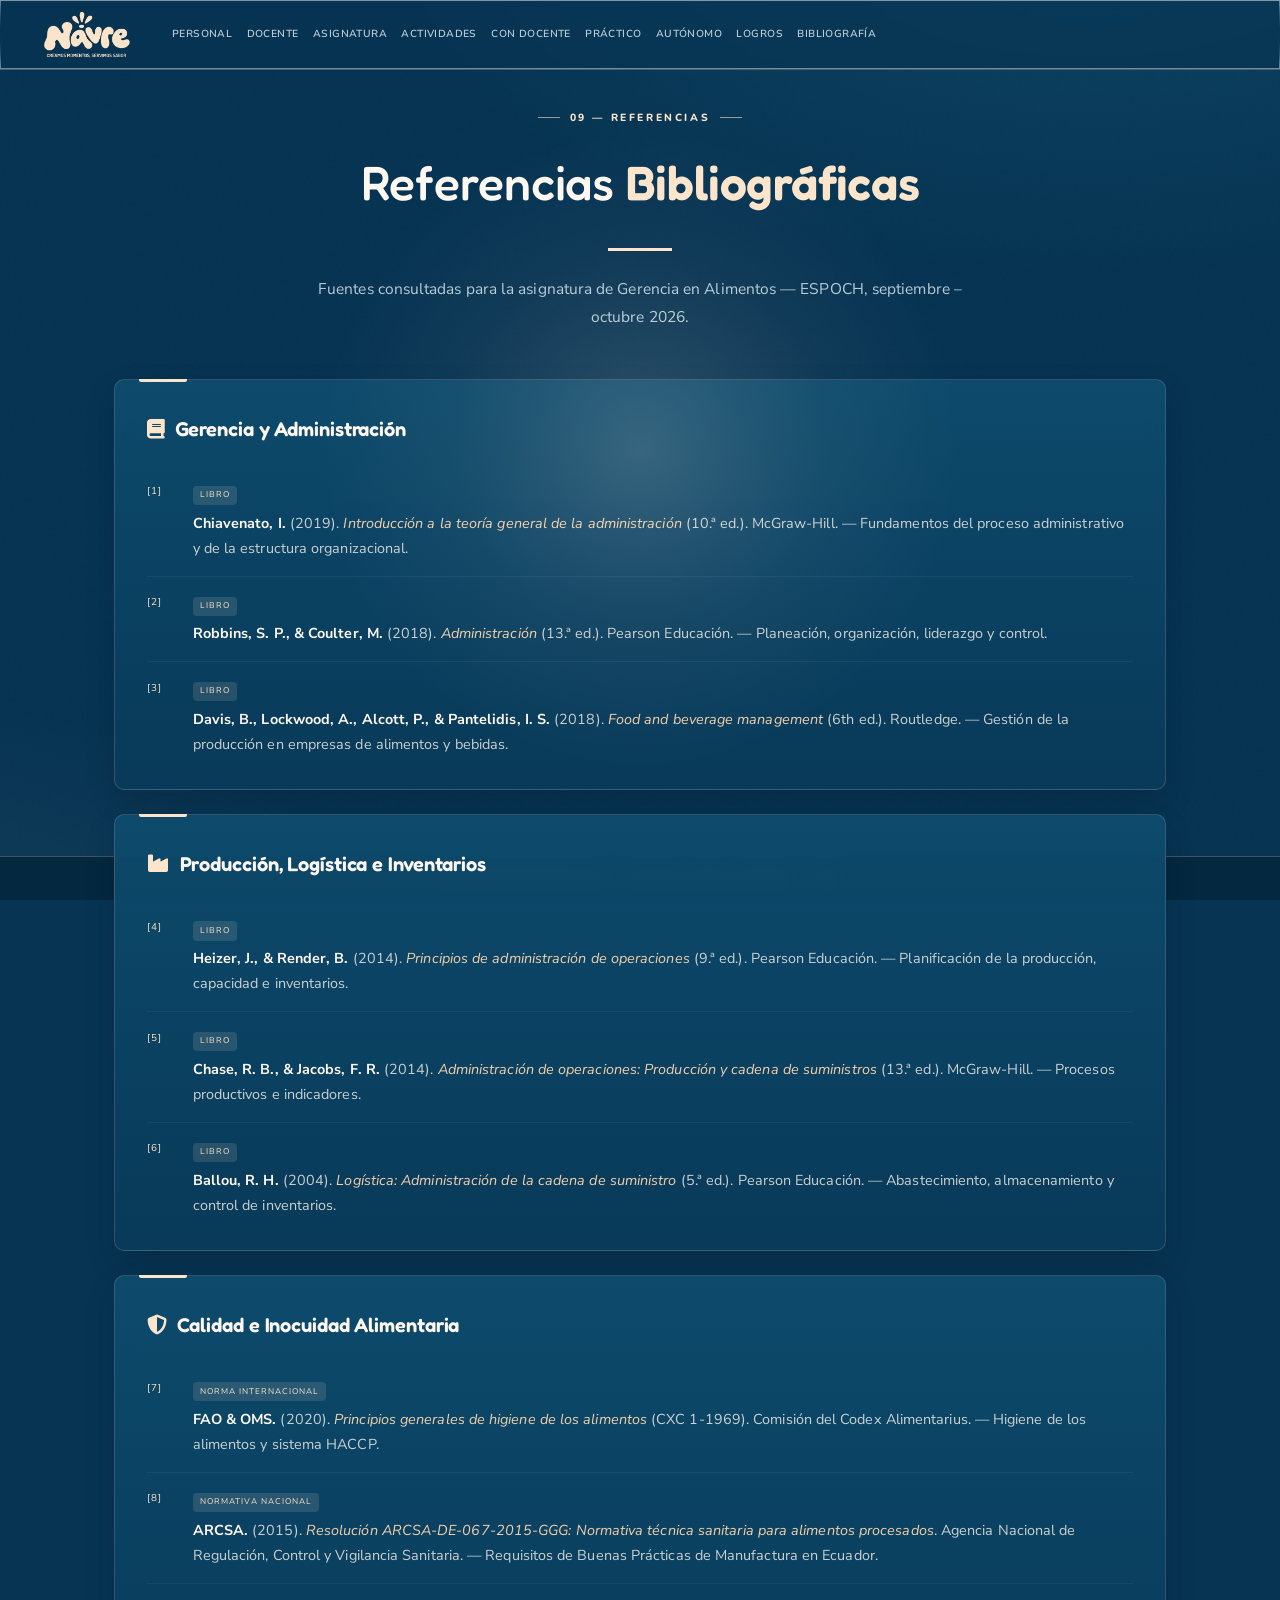
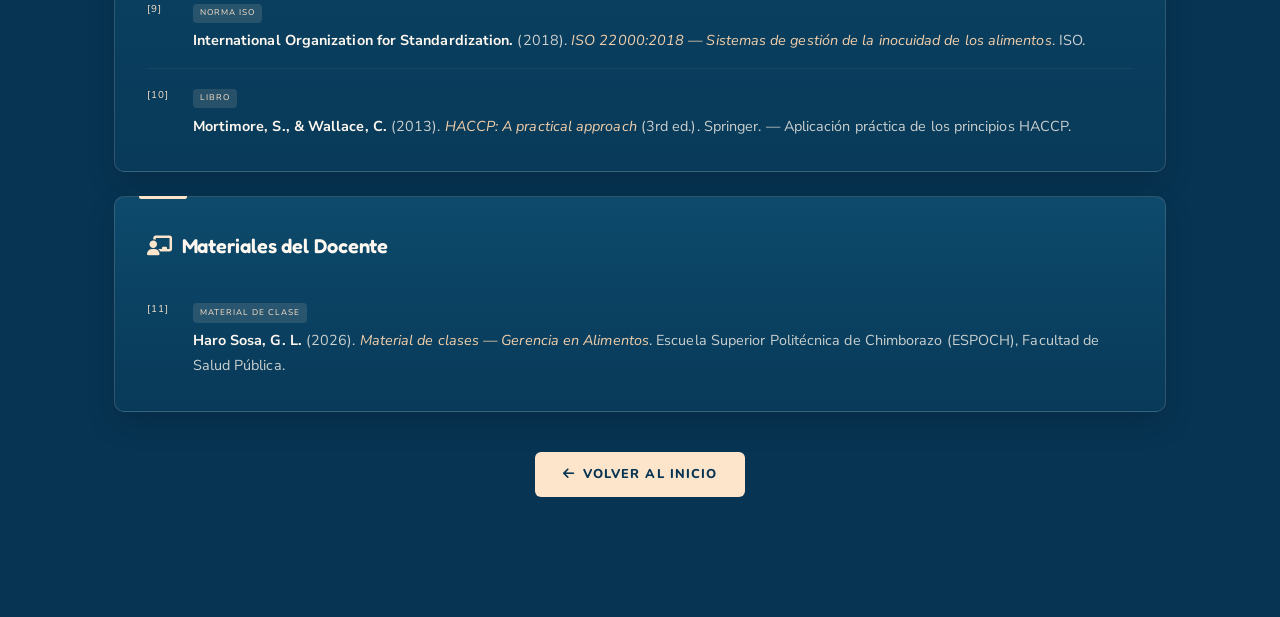
<file: bibliografia.html>
<!DOCTYPE html>
<html lang="es">
<head>
  <meta charset="UTF-8" />
  <meta name="viewport" content="width=device-width, initial-scale=1.0" />
  <title>Bibliografía | Portafolio Académico</title>
  <link href="https://fonts.googleapis.com/css2?family=Fredoka:wght@400;500;600;700&family=Nunito:wght@500;600;700;800&family=Nunito+Sans:ital,opsz,wght@0,6..12,300;0,6..12,400;0,6..12,600;0,6..12,700;1,6..12,400&display=swap" rel="stylesheet" />
  <link href="https://cdnjs.cloudflare.com/ajax/libs/font-awesome/6.5.0/css/all.min.css" rel="stylesheet" />
  <link rel="stylesheet" href="shared-effects.css" />
  <style>
    :root { --navy:#073453; --navy-mid:#0b4566; --navy-soft:#145572; --gold:#fde5cb; --gold-light:#fff0df; --cream:#fff1e2; --cream-dark:#f2cfaa; --white:#ffffff; --text-dim:#a8c1cf; --card-bg:rgba(11,69,102,0.85); --border:rgba(253,229,203,0.25); --radius:14px; }
    *, *::before, *::after { box-sizing:border-box; margin:0; padding:0; }
    html { scroll-behavior:smooth; }
    body { font-family:"Nunito Sans", sans-serif; background:var(--navy); color:var(--cream); overflow-x:hidden; line-height:1.7; }
    h1, h2, h3, h4 { font-family:"Fredoka", sans-serif; }
    body::before { content:""; position:fixed; inset:0; background-image:url("data:image/svg+xml,%3Csvg viewBox='0 0 256 256' xmlns='http://www.w3.org/2000/svg'%3E%3Cfilter id='noise'%3E%3CfeTurbulence type='fractalNoise' baseFrequency='0.9' numOctaves='4' stitchTiles='stitch'/%3E%3C/filter%3E%3Crect width='100%25' height='100%25' filter='url(%23noise)' opacity='0.04'/%3E%3C/svg%3E"); pointer-events:none; z-index:0; opacity:0.4; }
    nav { position:fixed; top:0; left:0; right:0; z-index:999; padding:0 2rem; height:70px; display:flex; align-items:center; justify-content:space-between; background:rgba(7,52,83,0.92); backdrop-filter:blur(12px); border-bottom:1px solid var(--border); }
    .nav-brand { font-family:"Fredoka", sans-serif; font-size:1.3rem; font-weight:600; color:var(--gold); text-decoration:none; }
    .nav-brand span { color:var(--cream); }
    nav a { color:var(--text-dim); text-decoration:none; font-size:0.75rem; font-weight:500; letter-spacing:0.07em; text-transform:uppercase; padding:0.4rem 0.7rem; border-radius:6px; transition:all 0.3s; }
    nav a:hover { color:var(--gold); background:rgba(253,229,203,0.08); }
    main { padding-top:100px; padding-bottom:80px; max-width:1100px; margin:0 auto; position:relative; z-index:1; padding-left:1.5rem; padding-right:1.5rem; }
    .page-header { text-align:center; margin-bottom:3rem; }
    .page-tag { font-family:"Nunito", sans-serif; font-size:0.65rem; color:var(--gold); letter-spacing:0.25em; text-transform:uppercase; display:block; margin-bottom:1rem; }
    .page-title { font-size:clamp(2.2rem, 4vw, 3rem); font-weight:300; color:var(--cream); }
    .page-title strong { color:var(--gold); font-weight:600; }
    .page-line { width:50px; height:2px; background:linear-gradient(90deg, var(--gold), var(--gold-light)); margin:1.5rem auto 0; border-radius:2px; }
    .page-desc { text-align:center; max-width:700px; margin:1.5rem auto 0; font-size:0.97rem; color:var(--text-dim); line-height:1.8; }

    .card { background:var(--card-bg); border:1px solid var(--border); border-radius:14px; padding:2rem; backdrop-filter:blur(10px); transition:all 0.35s; margin-bottom:1.5rem; }
    .card:hover { transform:translateY(-3px); border-color:rgba(253,229,203,0.45); }
    .card h3 { font-family:"Fredoka", sans-serif; font-size:1.25rem; font-weight:600; color:var(--cream); margin-bottom:1.25rem; display:flex; align-items:center; gap:0.6rem; }

    .ref-item { padding:0.9rem 0; border-bottom:1px solid rgba(255,255,255,0.05); display:flex; gap:1.1rem; align-items:flex-start; }
    .ref-item:last-child { border-bottom:none; padding-bottom:0; }
    .ref-num { font-family:"Nunito", sans-serif; font-size:0.62rem; color:var(--gold); letter-spacing:0.1em; min-width:28px; padding-top:0.2rem; flex-shrink:0; }
    .ref-text { font-size:0.9rem; color:rgba(245,240,232,0.82); line-height:1.75; }
    .ref-text strong { color:var(--cream); }
    .ref-text em { font-style:italic; color:var(--cream-dark); }

    .type-tag { display:inline-block; font-family:"Nunito", sans-serif; font-size:0.52rem; letter-spacing:0.12em; text-transform:uppercase; padding:0.15rem 0.45rem; border-radius:4px; background:rgba(253,229,203,0.12); color:var(--gold); margin-bottom:0.35rem; }

    .btn-home { display:inline-flex; align-items:center; gap:0.5rem; padding:0.75rem 1.75rem; background:var(--gold); color:var(--navy); text-decoration:none; border-radius:8px; font-weight:600; transition:0.3s; font-size:0.9rem; letter-spacing:0.07em; text-transform:uppercase; }
    .btn-home:hover { background:var(--gold-light); transform:translateY(-2px); }
    footer { position:fixed; bottom:0; width:100%; border-top:1px solid var(--border); padding:0.75rem 2rem; text-align:center; font-size:0.7rem; color:var(--text-dim); background:rgba(7,52,83,0.9); }
    @media (max-width:700px) { main { padding:6rem 1.25rem 80px; } }
  </style>
  <link rel="stylesheet" href="brand.css" />
</head>
<body>
  <nav>
    <a class="nav-brand" href="index.html" aria-label="Narve - inicio"><img src="assets/narve-logo.png" alt="Narve: Creamos momentos, servimos sabor" /></a>
    <div style="display:flex; gap:0.3rem; flex-wrap:wrap;">
      <a href="personal.html">Personal</a>
      <a href="docente.html">Docente</a>
      <a href="asignatura.html">Asignatura</a>
      <a href="medio-ciclo.html">Actividades</a>
      <a href="contacto-docente.html">Con Docente</a>
      <a href="practico.html">Práctico</a>
      <a href="autonomo.html">Autónomo</a>
      <a href="logros.html">Logros</a>
      <a href="bibliografia.html">Bibliografía</a>
    </div>
  </nav>

  <main>
    <div class="page-header">
      <span class="page-tag">09 — Referencias</span>
      <h1 class="page-title">Referencias <strong>Bibliográficas</strong></h1>
      <div class="page-line"></div>
      <p class="page-desc">
        Fuentes consultadas para la asignatura de Gerencia en Alimentos — ESPOCH, septiembre – octubre 2026.
      </p>
    </div>

    <div class="card">
      <h3><i class="fas fa-book" style="color:var(--gold);"></i> Gerencia y Administración</h3>

      <div class="ref-item">
        <span class="ref-num">[1]</span>
        <div class="ref-text">
          <span class="type-tag">Libro</span><br>
          <strong>Chiavenato, I.</strong> (2019). <em>Introducción a la teoría general de la administración</em> (10.ª ed.). McGraw-Hill. — Fundamentos del proceso administrativo y de la estructura organizacional.
        </div>
      </div>

      <div class="ref-item">
        <span class="ref-num">[2]</span>
        <div class="ref-text">
          <span class="type-tag">Libro</span><br>
          <strong>Robbins, S. P., & Coulter, M.</strong> (2018). <em>Administración</em> (13.ª ed.). Pearson Educación. — Planeación, organización, liderazgo y control.
        </div>
      </div>

      <div class="ref-item">
        <span class="ref-num">[3]</span>
        <div class="ref-text">
          <span class="type-tag">Libro</span><br>
          <strong>Davis, B., Lockwood, A., Alcott, P., & Pantelidis, I. S.</strong> (2018). <em>Food and beverage management</em> (6th ed.). Routledge. — Gestión de la producción en empresas de alimentos y bebidas.
        </div>
      </div>
    </div>

    <div class="card">
      <h3><i class="fas fa-industry" style="color:var(--gold);"></i> Producción, Logística e Inventarios</h3>

      <div class="ref-item">
        <span class="ref-num">[4]</span>
        <div class="ref-text">
          <span class="type-tag">Libro</span><br>
          <strong>Heizer, J., & Render, B.</strong> (2014). <em>Principios de administración de operaciones</em> (9.ª ed.). Pearson Educación. — Planificación de la producción, capacidad e inventarios.
        </div>
      </div>

      <div class="ref-item">
        <span class="ref-num">[5]</span>
        <div class="ref-text">
          <span class="type-tag">Libro</span><br>
          <strong>Chase, R. B., & Jacobs, F. R.</strong> (2014). <em>Administración de operaciones: Producción y cadena de suministros</em> (13.ª ed.). McGraw-Hill. — Procesos productivos e indicadores.
        </div>
      </div>

      <div class="ref-item">
        <span class="ref-num">[6]</span>
        <div class="ref-text">
          <span class="type-tag">Libro</span><br>
          <strong>Ballou, R. H.</strong> (2004). <em>Logística: Administración de la cadena de suministro</em> (5.ª ed.). Pearson Educación. — Abastecimiento, almacenamiento y control de inventarios.
        </div>
      </div>
    </div>

    <div class="card">
      <h3><i class="fas fa-shield-halved" style="color:var(--gold);"></i> Calidad e Inocuidad Alimentaria</h3>

      <div class="ref-item">
        <span class="ref-num">[7]</span>
        <div class="ref-text">
          <span class="type-tag">Norma internacional</span><br>
          <strong>FAO & OMS.</strong> (2020). <em>Principios generales de higiene de los alimentos</em> (CXC 1-1969). Comisión del Codex Alimentarius. — Higiene de los alimentos y sistema HACCP.
        </div>
      </div>

      <div class="ref-item">
        <span class="ref-num">[8]</span>
        <div class="ref-text">
          <span class="type-tag">Normativa nacional</span><br>
          <strong>ARCSA.</strong> (2015). <em>Resolución ARCSA-DE-067-2015-GGG: Normativa técnica sanitaria para alimentos procesados</em>. Agencia Nacional de Regulación, Control y Vigilancia Sanitaria. — Requisitos de Buenas Prácticas de Manufactura en Ecuador.
        </div>
      </div>

      <div class="ref-item">
        <span class="ref-num">[9]</span>
        <div class="ref-text">
          <span class="type-tag">Norma ISO</span><br>
          <strong>International Organization for Standardization.</strong> (2018). <em>ISO 22000:2018 — Sistemas de gestión de la inocuidad de los alimentos</em>. ISO.
        </div>
      </div>

      <div class="ref-item">
        <span class="ref-num">[10]</span>
        <div class="ref-text">
          <span class="type-tag">Libro</span><br>
          <strong>Mortimore, S., & Wallace, C.</strong> (2013). <em>HACCP: A practical approach</em> (3rd ed.). Springer. — Aplicación práctica de los principios HACCP.
        </div>
      </div>
    </div>

    <div class="card">
      <h3><i class="fas fa-chalkboard-user" style="color:var(--gold);"></i> Materiales del Docente</h3>

      <div class="ref-item">
        <span class="ref-num">[11]</span>
        <div class="ref-text">
          <span class="type-tag">Material de clase</span><br>
          <strong>Haro Sosa, G. L.</strong> (2026). <em>Material de clases — Gerencia en Alimentos</em>. Escuela Superior Politécnica de Chimborazo (ESPOCH), Facultad de Salud Pública.
        </div>
      </div>
    </div>

    <div style="text-align:center; margin:2.5rem 0;">
      <a href="index.html" class="btn-home"><i class="fas fa-arrow-left"></i> Volver al Inicio</a>
    </div>
  </main>

  <footer>
    <p><strong>Eduardo Alexander Ilbay Saca</strong> &nbsp;·&nbsp; Portafolio Académico ESPOCH &nbsp;·&nbsp; 2026</p>
  </footer>
  <script src="cursor-effects.js"></script>
</body>
</html>
</file>
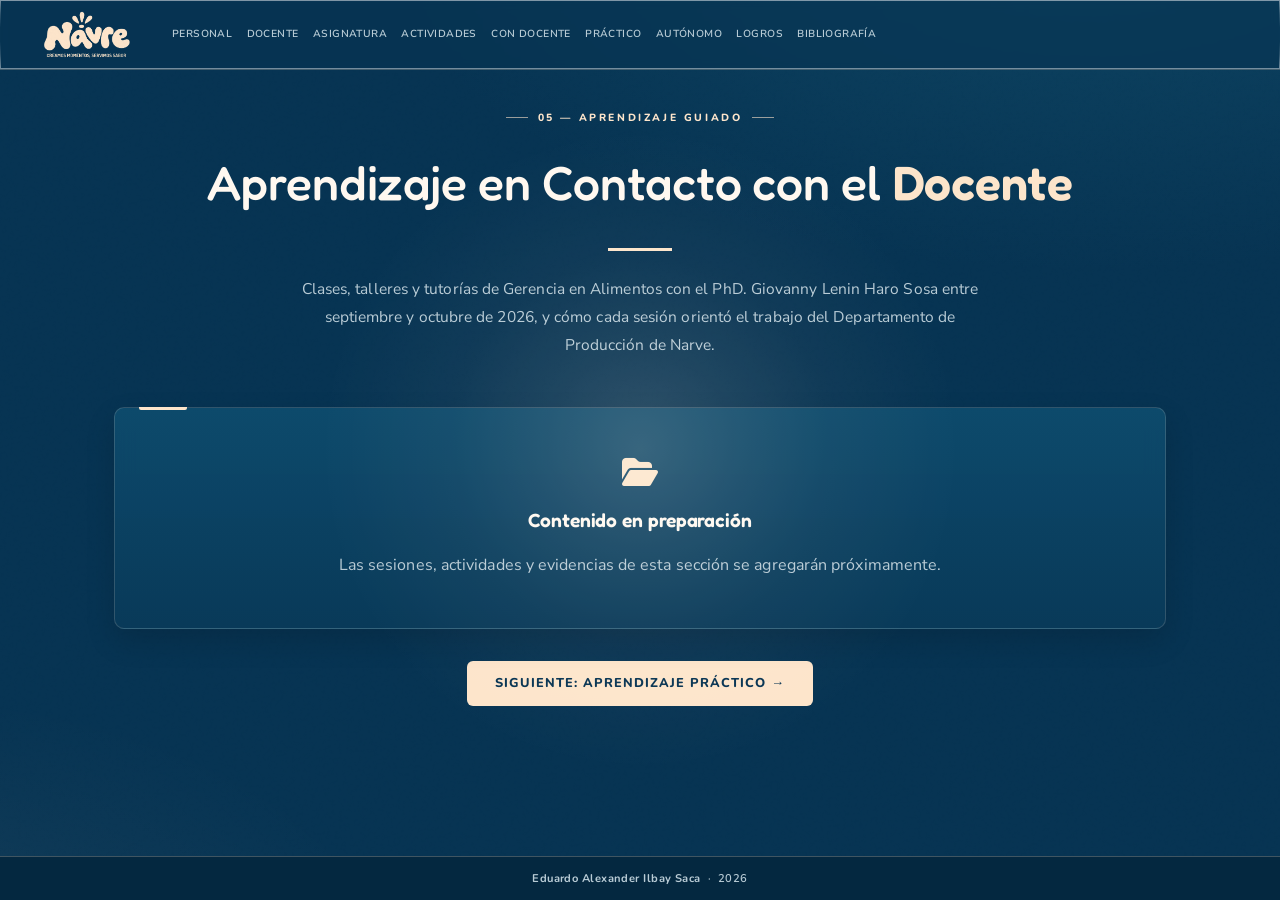
<file: contacto-docente.html>
<!DOCTYPE html>
<html lang="es">
<head>
  <meta charset="UTF-8" />
  <meta name="viewport" content="width=device-width, initial-scale=1.0" />
  <title>Aprendizaje con el Docente | Portafolio</title>
  <link href="https://fonts.googleapis.com/css2?family=Fredoka:wght@400;500;600;700&family=Nunito:wght@500;600;700;800&family=Nunito+Sans:ital,opsz,wght@0,6..12,300;0,6..12,400;0,6..12,600;0,6..12,700;1,6..12,400&display=swap" rel="stylesheet" />
  <link href="https://cdnjs.cloudflare.com/ajax/libs/font-awesome/6.5.0/css/all.min.css" rel="stylesheet" />
  <link rel="stylesheet" href="shared-effects.css" />
  <style>
    :root { --navy:#073453; --navy-mid:#0b4566; --navy-soft:#145572; --gold:#fde5cb; --gold-light:#fff0df; --cream:#fff1e2; --cream-dark:#f2cfaa; --white:#ffffff; --text-dim:#a8c1cf; --card-bg:rgba(11,69,102,0.85); --border:rgba(253,229,203,0.25); --radius:14px; }
    *, *::before, *::after { box-sizing:border-box; margin:0; padding:0; }
    html { scroll-behavior:smooth; }
    body { font-family:"Nunito Sans", sans-serif; background:var(--navy); color:var(--cream); overflow-x:hidden; line-height:1.7; }
    h1, h2, h3, h4 { font-family:"Fredoka", sans-serif; }
    body::before { content:""; position:fixed; inset:0; background-image:url("data:image/svg+xml,%3Csvg viewBox='0 0 256 256' xmlns='http://www.w3.org/2000/svg'%3E%3Cfilter id='noise'%3E%3CfeTurbulence type='fractalNoise' baseFrequency='0.9' numOctaves='4' stitchTiles='stitch'/%3E%3C/filter%3E%3Crect width='100%25' height='100%25' filter='url(%23noise)' opacity='0.04'/%3E%3C/svg%3E"); pointer-events:none; z-index:0; opacity:0.4; }
    nav { position:fixed; top:0; left:0; right:0; z-index:999; padding:0 2rem; height:70px; display:flex; align-items:center; justify-content:space-between; background:rgba(7,52,83,0.92); backdrop-filter:blur(12px); border-bottom:1px solid var(--border); }
    .nav-brand { font-family:"Fredoka", sans-serif; font-size:1.3rem; font-weight:600; color:var(--gold); text-decoration:none; }
    .nav-brand span { color:var(--cream); }
    nav a { color:var(--text-dim); text-decoration:none; font-size:0.75rem; font-weight:500; letter-spacing:0.07em; text-transform:uppercase; padding:0.4rem 0.7rem; border-radius:6px; transition:all 0.3s; }
    nav a:hover { color:var(--gold); background:rgba(253,229,203,0.08); }
    main { padding-top:100px; padding-bottom:80px; max-width:1100px; margin:0 auto; position:relative; z-index:1; padding-left:1.5rem; padding-right:1.5rem; }
    .page-header { text-align:center; margin-bottom:3rem; }
    .page-tag { font-family:"Nunito", sans-serif; font-size:0.65rem; color:var(--gold); letter-spacing:0.25em; text-transform:uppercase; display:block; margin-bottom:1rem; }
    .page-title { font-size:clamp(2.2rem, 4vw, 3rem); font-weight:300; color:var(--cream); }
    .page-title strong { color:var(--gold); font-weight:600; }
    .page-line { width:50px; height:2px; background:linear-gradient(90deg, var(--gold), var(--gold-light)); margin:1.5rem auto 0; border-radius:2px; }
    .page-desc { text-align:center; max-width:680px; margin:1.5rem auto 0; font-size:0.97rem; color:var(--text-dim); line-height:1.8; }

    /* Timeline */
    .timeline { position:relative; padding:0; list-style:none; margin-top:2.5rem; }
    .timeline::before { content:""; position:absolute; left:28px; top:0; bottom:0; width:2px; background:linear-gradient(to bottom, var(--gold), rgba(253,229,203,0.1)); }
    .tl-item { position:relative; padding-left:70px; margin-bottom:2.5rem; }
    .tl-dot { position:absolute; left:16px; top:6px; width:24px; height:24px; background:var(--navy-mid); border:2px solid var(--gold); border-radius:50%; display:flex; align-items:center; justify-content:center; }
    .tl-dot i { color:var(--gold); font-size:0.65rem; }
    .tl-card { background:var(--card-bg); border:1px solid var(--border); border-radius:14px; padding:1.75rem 2rem; backdrop-filter:blur(10px); transition:all 0.35s; }
    .tl-card:hover { border-color:rgba(253,229,203,0.45); transform:translateX(4px); }
    .tl-header { display:flex; align-items:center; justify-content:space-between; flex-wrap:wrap; gap:0.5rem; margin-bottom:1rem; }
    .tl-title { font-family:"Fredoka", sans-serif; font-size:1.3rem; font-weight:600; color:var(--cream); }
    .tl-badge { font-family:"Nunito", sans-serif; font-size:0.6rem; letter-spacing:0.15em; text-transform:uppercase; padding:0.3rem 0.8rem; border-radius:999px; background:rgba(253,229,203,0.12); border:1px solid rgba(253,229,203,0.3); color:var(--gold); white-space:nowrap; }
    .tl-meta { font-family:"Nunito", sans-serif; font-size:0.65rem; color:var(--text-dim); letter-spacing:0.1em; margin-bottom:1rem; }
    .tl-card p { font-size:0.93rem; color:rgba(245,240,232,0.82); line-height:1.8; margin-bottom:0.75rem; }
    .tl-card p:last-of-type { margin-bottom:0; }

    .section-label { font-family:"Nunito", sans-serif; font-size:0.62rem; color:var(--gold); letter-spacing:0.18em; text-transform:uppercase; display:block; margin-bottom:0.5rem; margin-top:1rem; }
    .activity-list { list-style:none; }
    .activity-list li { padding:0.4rem 0; padding-left:1.3rem; position:relative; font-size:0.9rem; color:rgba(245,240,232,0.8); border-bottom:1px solid rgba(255,255,255,0.04); }
    .activity-list li:last-child { border-bottom:none; }
    .activity-list li::before { content:"›"; position:absolute; left:0; color:var(--gold); font-weight:700; }

    /* Evidence chips */
    .evidence-row { display:flex; flex-wrap:wrap; gap:0.5rem; margin-top:1rem; }
    .evidence-chip { display:inline-flex; align-items:center; gap:0.4rem; background:rgba(253,229,203,0.09); border:1px solid rgba(253,229,203,0.25); color:var(--gold); font-family:"Nunito", sans-serif; font-size:0.6rem; letter-spacing:0.1em; padding:0.3rem 0.7rem; border-radius:6px; text-decoration:none; transition:0.25s; }
    .evidence-chip:hover { background:rgba(253,229,203,0.18); border-color:var(--gold); }

    /* Document preview & download */
    .doc-block { border:1px solid var(--border); border-radius:12px; overflow:hidden; margin-top:0.75rem; }
    .doc-block + .doc-block { margin-top:1rem; }
    .doc-bar { display:flex; align-items:center; justify-content:space-between; gap:1rem; padding:0.85rem 1.1rem; background:rgba(253,229,203,0.08); border-bottom:1px solid var(--border); flex-wrap:wrap; }
    .doc-bar:last-child { border-bottom:none; }
    .doc-info { display:flex; align-items:center; gap:0.75rem; }
    .doc-icon { font-size:1.4rem; flex-shrink:0; }
    .doc-icon.pdf { color:#e74c3c; }
    .doc-icon.ppt { color:#d35400; }
    .doc-name { font-size:0.88rem; font-weight:600; color:var(--cream); }
    .doc-type { font-family:"Nunito", sans-serif; font-size:0.58rem; color:var(--text-dim); letter-spacing:0.1em; text-transform:uppercase; }
    .doc-actions { display:flex; gap:0.5rem; flex-shrink:0; }
    .btn-download { display:inline-flex; align-items:center; gap:0.4rem; background:var(--gold); color:var(--navy); font-family:"Nunito", sans-serif; font-size:0.6rem; letter-spacing:0.1em; text-transform:uppercase; font-weight:700; padding:0.45rem 0.9rem; border-radius:6px; text-decoration:none; transition:0.25s; }
    .btn-download:hover { background:var(--gold-light); transform:translateY(-1px); }
    .btn-preview { display:inline-flex; align-items:center; gap:0.4rem; background:rgba(253,229,203,0.12); border:1px solid rgba(253,229,203,0.3); color:var(--gold); font-family:"Nunito", sans-serif; font-size:0.6rem; letter-spacing:0.1em; text-transform:uppercase; padding:0.45rem 0.9rem; border-radius:6px; text-decoration:none; transition:0.25s; cursor:pointer; }
    .btn-preview:hover { background:rgba(253,229,203,0.22); border-color:var(--gold); }
    .pdf-embed { width:100%; height:520px; border:none; display:block; background:#fff; }
    .pdf-collapsed { display:none; }
    .pptx-note { padding:2rem 1.5rem; text-align:center; background:rgba(253,229,203,0.04); }
    .pptx-note i { font-size:2.5rem; color:rgba(253,229,203,0.3); margin-bottom:0.75rem; display:block; }
    .pptx-note p { font-size:0.83rem; color:var(--text-dim); margin-bottom:0.75rem; }

    /* Reflection box */
    .reflection { background:rgba(253,229,203,0.06); border-left:3px solid var(--gold); border-radius:0 10px 10px 0; padding:1rem 1.25rem; margin-top:1rem; }
    .reflection p { font-family:"Fredoka", sans-serif; font-style:italic; font-size:1rem; color:var(--cream-dark); line-height:1.75; }

    /* Photo/Video section */
    .media-grid { display:grid; grid-template-columns:repeat(auto-fill, minmax(200px, 1fr)); gap:1rem; margin-top:1rem; }
    .media-item img { width:100%; height:160px; object-fit:cover; border-radius:10px; border:1px solid var(--border); display:block; }
    .video-wrap { position:relative; border-radius:12px; overflow:hidden; border:1px solid var(--border); margin-top:1rem; background:var(--navy-mid); }
    .video-wrap video { width:100%; display:block; max-height:360px; }

    .card { background:var(--card-bg); border:1px solid var(--border); border-radius:14px; padding:2rem; backdrop-filter:blur(10px); transition:all 0.35s; margin-bottom:1.5rem; }
    .card h3 { font-size:1.2rem; font-weight:600; color:var(--cream); margin-bottom:1rem; }

    .btn-next { display:inline-block; padding:0.75rem 1.75rem; background:var(--gold); color:var(--navy); text-decoration:none; border-radius:8px; font-weight:600; transition:0.3s; font-size:0.9rem; letter-spacing:0.07em; text-transform:uppercase; }
    .btn-next:hover { background:var(--gold-light); transform:translateY(-2px); }
    footer { position:fixed; bottom:0; width:100%; border-top:1px solid var(--border); padding:0.75rem 2rem; text-align:center; font-size:0.7rem; color:var(--text-dim); background:rgba(7,52,83,0.9); }
    @media (max-width:700px) { main { padding:6rem 1.25rem 80px; } .timeline::before { left:18px; } .tl-item { padding-left:50px; } .tl-dot { left:7px; } }
  </style>
  <link rel="stylesheet" href="brand.css" />
</head>
<body>
  <nav>
    <a class="nav-brand" href="index.html" aria-label="Narve - inicio"><img src="assets/narve-logo.png" alt="Narve: Creamos momentos, servimos sabor" /></a>
    <div style="display:flex; gap:0.3rem; flex-wrap:wrap;">
      <a href="personal.html">Personal</a>
      <a href="docente.html">Docente</a>
      <a href="asignatura.html">Asignatura</a>
      <a href="medio-ciclo.html">Actividades</a>
      <a href="contacto-docente.html">Con Docente</a>
      <a href="practico.html">Práctico</a>
      <a href="autonomo.html">Autónomo</a>
      <a href="logros.html">Logros</a>
      <a href="bibliografia.html">Bibliografía</a>
    </div>
  </nav>

  <main>
    <div class="page-header">
      <span class="page-tag">05 — Aprendizaje Guiado</span>
      <h1 class="page-title">Aprendizaje en Contacto con el <strong>Docente</strong></h1>
      <div class="page-line"></div>
      <p class="page-desc">
        Clases, talleres y tutorías de Gerencia en Alimentos con el PhD. Giovanny Lenin Haro Sosa entre
        septiembre y octubre de 2026, y cómo cada sesión orientó el trabajo del Departamento de Producción de Narve.
      </p>
    </div>

    <!-- Contenido pendiente: se completará con los documentos de las sesiones con el docente -->
    <div class="card" style="text-align:center; padding:3rem 2rem;">
      <i class="fas fa-folder-open" style="font-size:2rem; color:var(--gold); margin-bottom:1rem;"></i>
      <h3 style="justify-content:center;">Contenido en preparación</h3>
      <p style="color:var(--text-dim);">Las sesiones, actividades y evidencias de esta sección se agregarán próximamente.</p>
    </div>

    <div style="text-align:center; margin:2rem 0;">
      <a href="practico.html" class="btn-next">Siguiente: Aprendizaje Práctico &rarr;</a>
    </div>
  </main>

  <footer>
    <p><strong>Eduardo Alexander Ilbay Saca</strong> &nbsp;·&nbsp; 2026</p>
  </footer>

  <script>
    function togglePdf(id) {
      var el = document.getElementById(id);
      var isHidden = el.classList.contains('pdf-collapsed');
      el.classList.toggle('pdf-collapsed', !isHidden);
      el.classList.toggle('pdf-open', isHidden);
      var btn = el.previousElementSibling.querySelector('.btn-preview');
      btn.innerHTML = isHidden
        ? '<i class="fas fa-eye-slash"></i> Ocultar'
        : '<i class="fas fa-eye"></i> Vista previa';
    }
  </script>
  <script src="cursor-effects.js"></script>
</body>
</html>
</file>
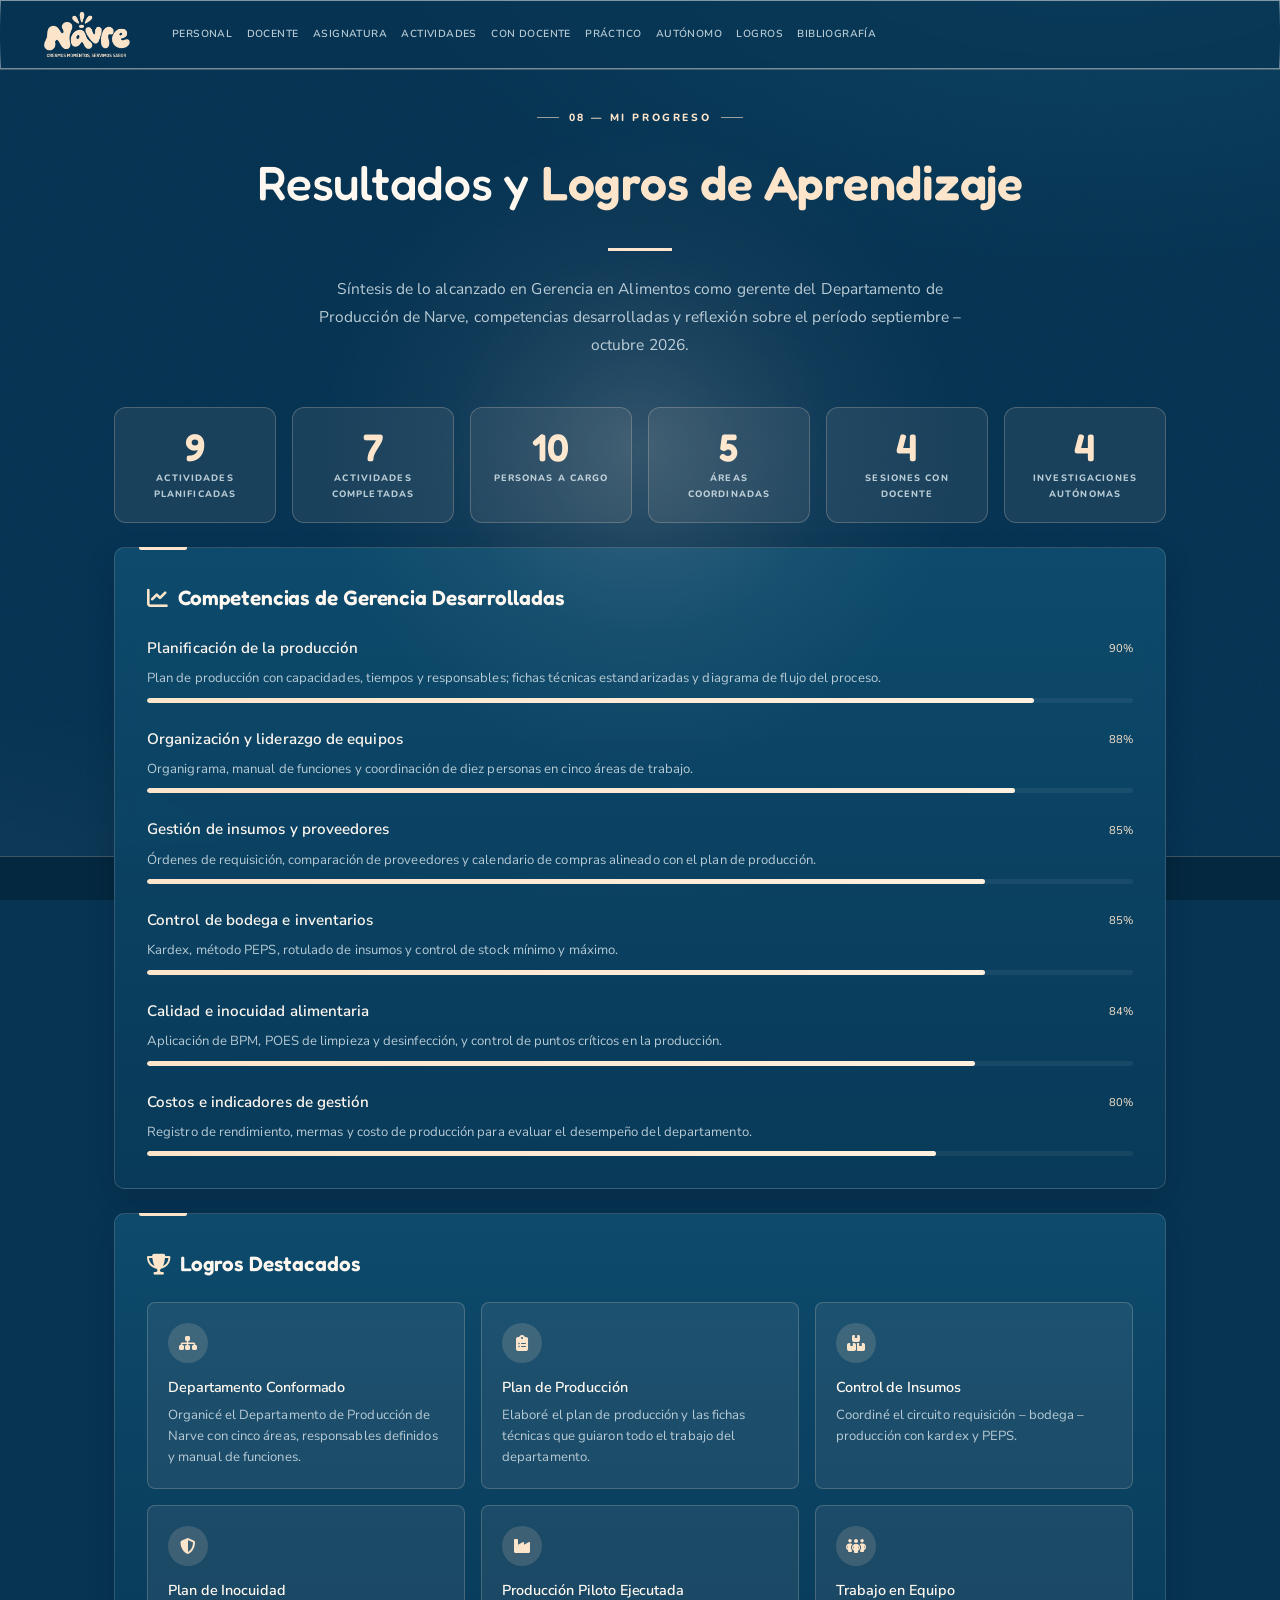
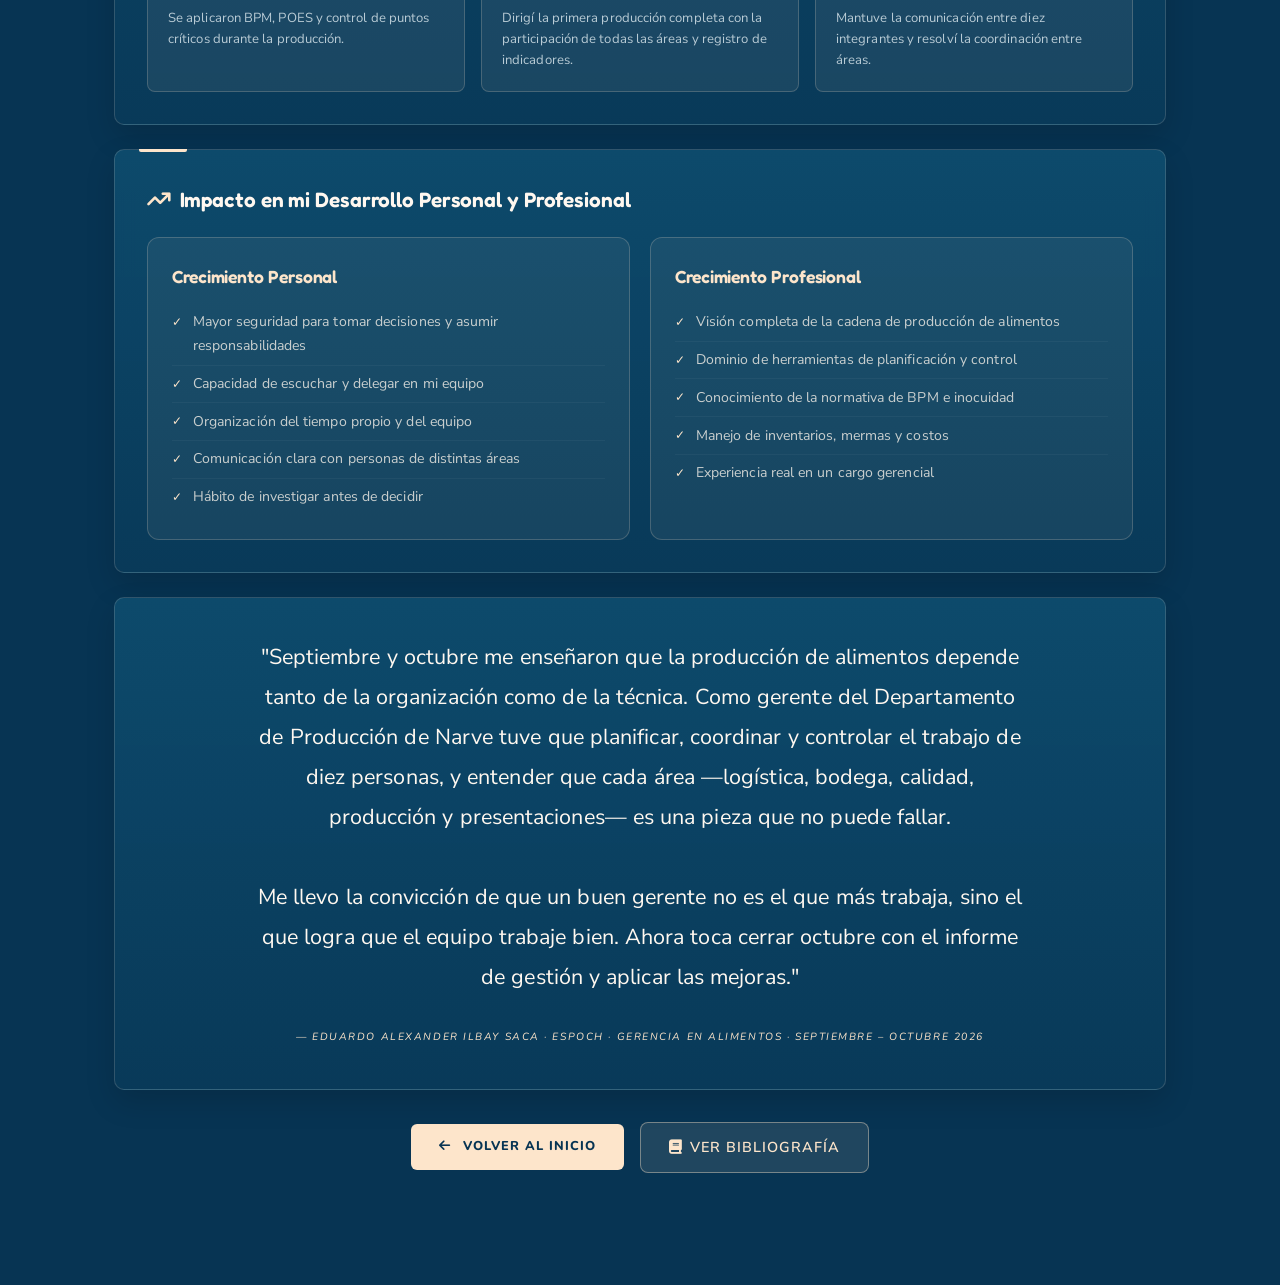
<file: logros.html>
<!DOCTYPE html>
<html lang="es">
<head>
  <meta charset="UTF-8" />
  <meta name="viewport" content="width=device-width, initial-scale=1.0" />
  <title>Logros y Resultados | Portafolio</title>
  <link href="https://fonts.googleapis.com/css2?family=Fredoka:wght@400;500;600;700&family=Nunito:wght@500;600;700;800&family=Nunito+Sans:ital,opsz,wght@0,6..12,300;0,6..12,400;0,6..12,600;0,6..12,700;1,6..12,400&display=swap" rel="stylesheet" />
  <link href="https://cdnjs.cloudflare.com/ajax/libs/font-awesome/6.5.0/css/all.min.css" rel="stylesheet" />
  <link rel="stylesheet" href="shared-effects.css" />
  <style>
    :root { --navy:#073453; --navy-mid:#0b4566; --navy-soft:#145572; --gold:#fde5cb; --gold-light:#fff0df; --cream:#fff1e2; --cream-dark:#f2cfaa; --white:#ffffff; --text-dim:#a8c1cf; --card-bg:rgba(11,69,102,0.85); --border:rgba(253,229,203,0.25); --radius:14px; }
    *, *::before, *::after { box-sizing:border-box; margin:0; padding:0; }
    html { scroll-behavior:smooth; }
    body { font-family:"Nunito Sans", sans-serif; background:var(--navy); color:var(--cream); overflow-x:hidden; line-height:1.7; }
    h1, h2, h3, h4 { font-family:"Fredoka", sans-serif; }
    body::before { content:""; position:fixed; inset:0; background-image:url("data:image/svg+xml,%3Csvg viewBox='0 0 256 256' xmlns='http://www.w3.org/2000/svg'%3E%3Cfilter id='noise'%3E%3CfeTurbulence type='fractalNoise' baseFrequency='0.9' numOctaves='4' stitchTiles='stitch'/%3E%3C/filter%3E%3Crect width='100%25' height='100%25' filter='url(%23noise)' opacity='0.04'/%3E%3C/svg%3E"); pointer-events:none; z-index:0; opacity:0.4; }
    nav { position:fixed; top:0; left:0; right:0; z-index:999; padding:0 2rem; height:70px; display:flex; align-items:center; justify-content:space-between; background:rgba(7,52,83,0.92); backdrop-filter:blur(12px); border-bottom:1px solid var(--border); }
    .nav-brand { font-family:"Fredoka", sans-serif; font-size:1.3rem; font-weight:600; color:var(--gold); text-decoration:none; }
    .nav-brand span { color:var(--cream); }
    nav a { color:var(--text-dim); text-decoration:none; font-size:0.75rem; font-weight:500; letter-spacing:0.07em; text-transform:uppercase; padding:0.4rem 0.7rem; border-radius:6px; transition:all 0.3s; }
    nav a:hover { color:var(--gold); background:rgba(253,229,203,0.08); }
    main { padding-top:100px; padding-bottom:80px; max-width:1100px; margin:0 auto; position:relative; z-index:1; padding-left:1.5rem; padding-right:1.5rem; }
    .page-header { text-align:center; margin-bottom:3rem; }
    .page-tag { font-family:"Nunito", sans-serif; font-size:0.65rem; color:var(--gold); letter-spacing:0.25em; text-transform:uppercase; display:block; margin-bottom:1rem; }
    .page-title { font-size:clamp(2.2rem, 4vw, 3rem); font-weight:300; color:var(--cream); }
    .page-title strong { color:var(--gold); font-weight:600; }
    .page-line { width:50px; height:2px; background:linear-gradient(90deg, var(--gold), var(--gold-light)); margin:1.5rem auto 0; border-radius:2px; }
    .page-desc { text-align:center; max-width:680px; margin:1.5rem auto 0; font-size:0.97rem; color:var(--text-dim); line-height:1.8; }
    .card { background:var(--card-bg); border:1px solid var(--border); border-radius:14px; padding:2rem; backdrop-filter:blur(10px); transition:all 0.35s; margin-bottom:1.5rem; }
    .card:hover { transform:translateY(-3px); border-color:rgba(253,229,203,0.45); }
    .card h3 { font-family:"Fredoka", sans-serif; font-size:1.3rem; font-weight:600; color:var(--cream); margin-bottom:1.25rem; display:flex; align-items:center; gap:0.6rem; }

    .stats-banner { display:grid; grid-template-columns:repeat(auto-fit, minmax(140px, 1fr)); gap:1rem; margin-bottom:1.5rem; }
    .stat-box { background:rgba(253,229,203,0.08); border:1px solid rgba(253,229,203,0.22); border-radius:12px; padding:1.25rem; text-align:center; }
    .stat-box .num { font-family:"Fredoka", sans-serif; font-size:2.4rem; font-weight:600; color:var(--gold); line-height:1; }
    .stat-box .lbl { font-family:"Nunito", sans-serif; font-size:0.58rem; color:var(--text-dim); letter-spacing:0.12em; text-transform:uppercase; margin-top:0.3rem; }

    .competency-item { margin-bottom:1.5rem; }
    .competency-item:last-child { margin-bottom:0; }
    .comp-header { display:flex; align-items:center; justify-content:space-between; margin-bottom:0.35rem; }
    .comp-name { font-size:0.95rem; font-weight:600; color:var(--cream); }
    .comp-percent { font-family:"Nunito", sans-serif; font-size:0.7rem; color:var(--gold); }
    .comp-desc { font-size:0.82rem; color:var(--text-dim); margin-bottom:0.5rem; }
    .progress-track { background:rgba(255,255,255,0.06); height:5px; border-radius:3px; overflow:hidden; }
    .progress-fill { background:linear-gradient(90deg, var(--gold), var(--gold-light)); height:100%; border-radius:3px; }

    .achievement-grid { display:grid; grid-template-columns:repeat(auto-fill, minmax(250px, 1fr)); gap:1rem; margin-top:1rem; }
    .achievement-card { background:rgba(253,229,203,0.07); border:1px solid rgba(253,229,203,0.2); border-radius:12px; padding:1.25rem; transition:0.3s; }
    .achievement-card:hover { border-color:var(--gold); background:rgba(253,229,203,0.12); }
    .achievement-card .icon { width:40px; height:40px; background:rgba(253,229,203,0.15); border-radius:50%; display:flex; align-items:center; justify-content:center; margin-bottom:0.75rem; }
    .achievement-card .icon i { color:var(--gold); font-size:1rem; }
    .achievement-card h4 { font-family:"Nunito Sans", sans-serif; font-size:0.9rem; font-weight:600; color:var(--cream); margin-bottom:0.35rem; }
    .achievement-card p { font-size:0.82rem; color:var(--text-dim); line-height:1.6; }

    .impact-col { padding:1.5rem; background:rgba(253,229,203,0.06); border:1px solid rgba(253,229,203,0.2); border-radius:12px; }
    .impact-col h4 { font-family:"Fredoka", sans-serif; font-size:1.1rem; font-weight:600; color:var(--gold); margin-bottom:0.75rem; }
    .impact-col ul { list-style:none; }
    .impact-col li { padding:0.4rem 0 0.4rem 1.3rem; position:relative; font-size:0.88rem; color:rgba(245,240,232,0.8); border-bottom:1px solid rgba(255,255,255,0.04); }
    .impact-col li:last-child { border-bottom:none; }
    .impact-col li::before { content:"✓"; position:absolute; left:0; color:var(--gold); font-size:0.75rem; top:0.5rem; }
    .grid-2 { display:grid; grid-template-columns:repeat(2, 1fr); gap:1.25rem; margin-top:1rem; }

    .final-reflection { background:linear-gradient(135deg, rgba(253,229,203,0.1), rgba(11,69,102,0.95)); border:1px solid rgba(253,229,203,0.4); border-radius:16px; padding:2.5rem; margin-bottom:1.5rem; text-align:center; }
    .final-reflection blockquote { font-family:"Fredoka", sans-serif; font-style:italic; font-size:clamp(1.1rem, 2.5vw, 1.35rem); color:var(--cream); line-height:1.85; max-width:780px; margin:0 auto 1.5rem; }
    .final-reflection cite { font-family:"Nunito", sans-serif; font-size:0.65rem; color:var(--gold); letter-spacing:0.15em; text-transform:uppercase; }

    .btn-home { display:inline-block; padding:0.75rem 1.75rem; background:var(--gold); color:var(--navy); text-decoration:none; border-radius:8px; font-weight:600; transition:0.3s; font-size:0.9rem; letter-spacing:0.07em; text-transform:uppercase; }
    .btn-home:hover { background:var(--gold-light); transform:translateY(-2px); }
    footer { position:fixed; bottom:0; width:100%; border-top:1px solid var(--border); padding:0.75rem 2rem; text-align:center; font-size:0.7rem; color:var(--text-dim); background:rgba(7,52,83,0.9); }
    @media (max-width:700px) { main { padding:6rem 1.25rem 80px; } .grid-2 { grid-template-columns:1fr; } }
  </style>
  <link rel="stylesheet" href="brand.css" />
</head>
<body>
  <nav>
    <a class="nav-brand" href="index.html" aria-label="Narve - inicio"><img src="assets/narve-logo.png" alt="Narve: Creamos momentos, servimos sabor" /></a>
    <div style="display:flex; gap:0.3rem; flex-wrap:wrap;">
      <a href="personal.html">Personal</a>
      <a href="docente.html">Docente</a>
      <a href="asignatura.html">Asignatura</a>
      <a href="medio-ciclo.html">Actividades</a>
      <a href="contacto-docente.html">Con Docente</a>
      <a href="practico.html">Práctico</a>
      <a href="autonomo.html">Autónomo</a>
      <a href="logros.html">Logros</a>
      <a href="bibliografia.html">Bibliografía</a>
    </div>
  </nav>

  <main>
    <div class="page-header">
      <span class="page-tag">08 — Mi Progreso</span>
      <h1 class="page-title">Resultados y <strong>Logros de Aprendizaje</strong></h1>
      <div class="page-line"></div>
      <p class="page-desc">
        Síntesis de lo alcanzado en Gerencia en Alimentos como gerente del Departamento de Producción de Narve,
        competencias desarrolladas y reflexión sobre el período septiembre – octubre 2026.
      </p>
    </div>

    <!-- Estadísticas generales -->
    <div class="stats-banner">
      <div class="stat-box">
        <div class="num">9</div>
        <div class="lbl">Actividades planificadas</div>
      </div>
      <div class="stat-box">
        <div class="num">7</div>
        <div class="lbl">Actividades completadas</div>
      </div>
      <div class="stat-box">
        <div class="num">10</div>
        <div class="lbl">Personas a cargo</div>
      </div>
      <div class="stat-box">
        <div class="num">5</div>
        <div class="lbl">Áreas coordinadas</div>
      </div>
      <div class="stat-box">
        <div class="num">4</div>
        <div class="lbl">Sesiones con docente</div>
      </div>
      <div class="stat-box">
        <div class="num">4</div>
        <div class="lbl">Investigaciones autónomas</div>
      </div>
    </div>

    <!-- Competencias -->
    <div class="card">
      <h3><i class="fas fa-chart-line" style="color:var(--gold);"></i> Competencias de Gerencia Desarrolladas</h3>

      <div class="competency-item">
        <div class="comp-header">
          <span class="comp-name">Planificación de la producción</span>
          <span class="comp-percent">90%</span>
        </div>
        <p class="comp-desc">Plan de producción con capacidades, tiempos y responsables; fichas técnicas estandarizadas y diagrama de flujo del proceso.</p>
        <div class="progress-track"><div class="progress-fill" style="width:90%"></div></div>
      </div>

      <div class="competency-item">
        <div class="comp-header">
          <span class="comp-name">Organización y liderazgo de equipos</span>
          <span class="comp-percent">88%</span>
        </div>
        <p class="comp-desc">Organigrama, manual de funciones y coordinación de diez personas en cinco áreas de trabajo.</p>
        <div class="progress-track"><div class="progress-fill" style="width:88%"></div></div>
      </div>

      <div class="competency-item">
        <div class="comp-header">
          <span class="comp-name">Gestión de insumos y proveedores</span>
          <span class="comp-percent">85%</span>
        </div>
        <p class="comp-desc">Órdenes de requisición, comparación de proveedores y calendario de compras alineado con el plan de producción.</p>
        <div class="progress-track"><div class="progress-fill" style="width:85%"></div></div>
      </div>

      <div class="competency-item">
        <div class="comp-header">
          <span class="comp-name">Control de bodega e inventarios</span>
          <span class="comp-percent">85%</span>
        </div>
        <p class="comp-desc">Kardex, método PEPS, rotulado de insumos y control de stock mínimo y máximo.</p>
        <div class="progress-track"><div class="progress-fill" style="width:85%"></div></div>
      </div>

      <div class="competency-item">
        <div class="comp-header">
          <span class="comp-name">Calidad e inocuidad alimentaria</span>
          <span class="comp-percent">84%</span>
        </div>
        <p class="comp-desc">Aplicación de BPM, POES de limpieza y desinfección, y control de puntos críticos en la producción.</p>
        <div class="progress-track"><div class="progress-fill" style="width:84%"></div></div>
      </div>

      <div class="competency-item">
        <div class="comp-header">
          <span class="comp-name">Costos e indicadores de gestión</span>
          <span class="comp-percent">80%</span>
        </div>
        <p class="comp-desc">Registro de rendimiento, mermas y costo de producción para evaluar el desempeño del departamento.</p>
        <div class="progress-track"><div class="progress-fill" style="width:80%"></div></div>
      </div>
    </div>

    <!-- Logros destacados -->
    <div class="card">
      <h3><i class="fas fa-trophy" style="color:var(--gold);"></i> Logros Destacados</h3>
      <div class="achievement-grid">
        <div class="achievement-card">
          <div class="icon"><i class="fas fa-sitemap"></i></div>
          <h4>Departamento Conformado</h4>
          <p>Organicé el Departamento de Producción de Narve con cinco áreas, responsables definidos y manual de funciones.</p>
        </div>
        <div class="achievement-card">
          <div class="icon"><i class="fas fa-clipboard-list"></i></div>
          <h4>Plan de Producción</h4>
          <p>Elaboré el plan de producción y las fichas técnicas que guiaron todo el trabajo del departamento.</p>
        </div>
        <div class="achievement-card">
          <div class="icon"><i class="fas fa-boxes-stacked"></i></div>
          <h4>Control de Insumos</h4>
          <p>Coordiné el circuito requisición – bodega – producción con kardex y PEPS.</p>
        </div>
        <div class="achievement-card">
          <div class="icon"><i class="fas fa-shield-halved"></i></div>
          <h4>Plan de Inocuidad</h4>
          <p>Se aplicaron BPM, POES y control de puntos críticos durante la producción.</p>
        </div>
        <div class="achievement-card">
          <div class="icon"><i class="fas fa-industry"></i></div>
          <h4>Producción Piloto Ejecutada</h4>
          <p>Dirigí la primera producción completa con la participación de todas las áreas y registro de indicadores.</p>
        </div>
        <div class="achievement-card">
          <div class="icon"><i class="fas fa-people-group"></i></div>
          <h4>Trabajo en Equipo</h4>
          <p>Mantuve la comunicación entre diez integrantes y resolví la coordinación entre áreas.</p>
        </div>
      </div>
    </div>

    <!-- Impacto -->
    <div class="card">
      <h3><i class="fas fa-arrow-trend-up" style="color:var(--gold);"></i> Impacto en mi Desarrollo Personal y Profesional</h3>
      <div class="grid-2">
        <div class="impact-col">
          <h4>Crecimiento Personal</h4>
          <ul>
            <li>Mayor seguridad para tomar decisiones y asumir responsabilidades</li>
            <li>Capacidad de escuchar y delegar en mi equipo</li>
            <li>Organización del tiempo propio y del equipo</li>
            <li>Comunicación clara con personas de distintas áreas</li>
            <li>Hábito de investigar antes de decidir</li>
          </ul>
        </div>
        <div class="impact-col">
          <h4>Crecimiento Profesional</h4>
          <ul>
            <li>Visión completa de la cadena de producción de alimentos</li>
            <li>Dominio de herramientas de planificación y control</li>
            <li>Conocimiento de la normativa de BPM e inocuidad</li>
            <li>Manejo de inventarios, mermas y costos</li>
            <li>Experiencia real en un cargo gerencial</li>
          </ul>
        </div>
      </div>
    </div>

    <!-- Reflexión final -->
    <div class="final-reflection">
      <blockquote>
        "Septiembre y octubre me enseñaron que la producción de alimentos depende tanto de la organización
        como de la técnica. Como gerente del Departamento de Producción de Narve tuve que planificar, coordinar
        y controlar el trabajo de diez personas, y entender que cada área —logística, bodega, calidad, producción
        y presentaciones— es una pieza que no puede fallar.
        <br><br>
        Me llevo la convicción de que un buen gerente no es el que más trabaja, sino el que logra que el
        equipo trabaje bien. Ahora toca cerrar octubre con el informe de gestión y aplicar las mejoras."
      </blockquote>
      <cite>— Eduardo Alexander Ilbay Saca · ESPOCH · Gerencia en Alimentos · Septiembre – Octubre 2026</cite>
    </div>

    <div style="display:flex; justify-content:center; align-items:center; gap:1rem; flex-wrap:wrap; margin:2rem 0;">
      <a href="index.html" class="btn-home"><i class="fas fa-arrow-left" style="margin-right:0.4rem;"></i> Volver al Inicio</a>
      <a href="bibliografia.html" style="display:inline-flex; align-items:center; gap:0.4rem; padding:0.75rem 1.75rem; background:rgba(253,229,203,0.1); border:1px solid rgba(253,229,203,0.4); color:var(--gold); text-decoration:none; border-radius:8px; font-weight:600; transition:0.3s; font-size:0.9rem; letter-spacing:0.07em; text-transform:uppercase;">
        <i class="fas fa-book"></i> Ver Bibliografía
      </a>
    </div>
  </main>

  <footer>
    <p><strong>Eduardo Alexander Ilbay Saca</strong> &nbsp;·&nbsp; 2026</p>
  </footer>
  <script src="cursor-effects.js"></script>
</body>
</html>
</file>
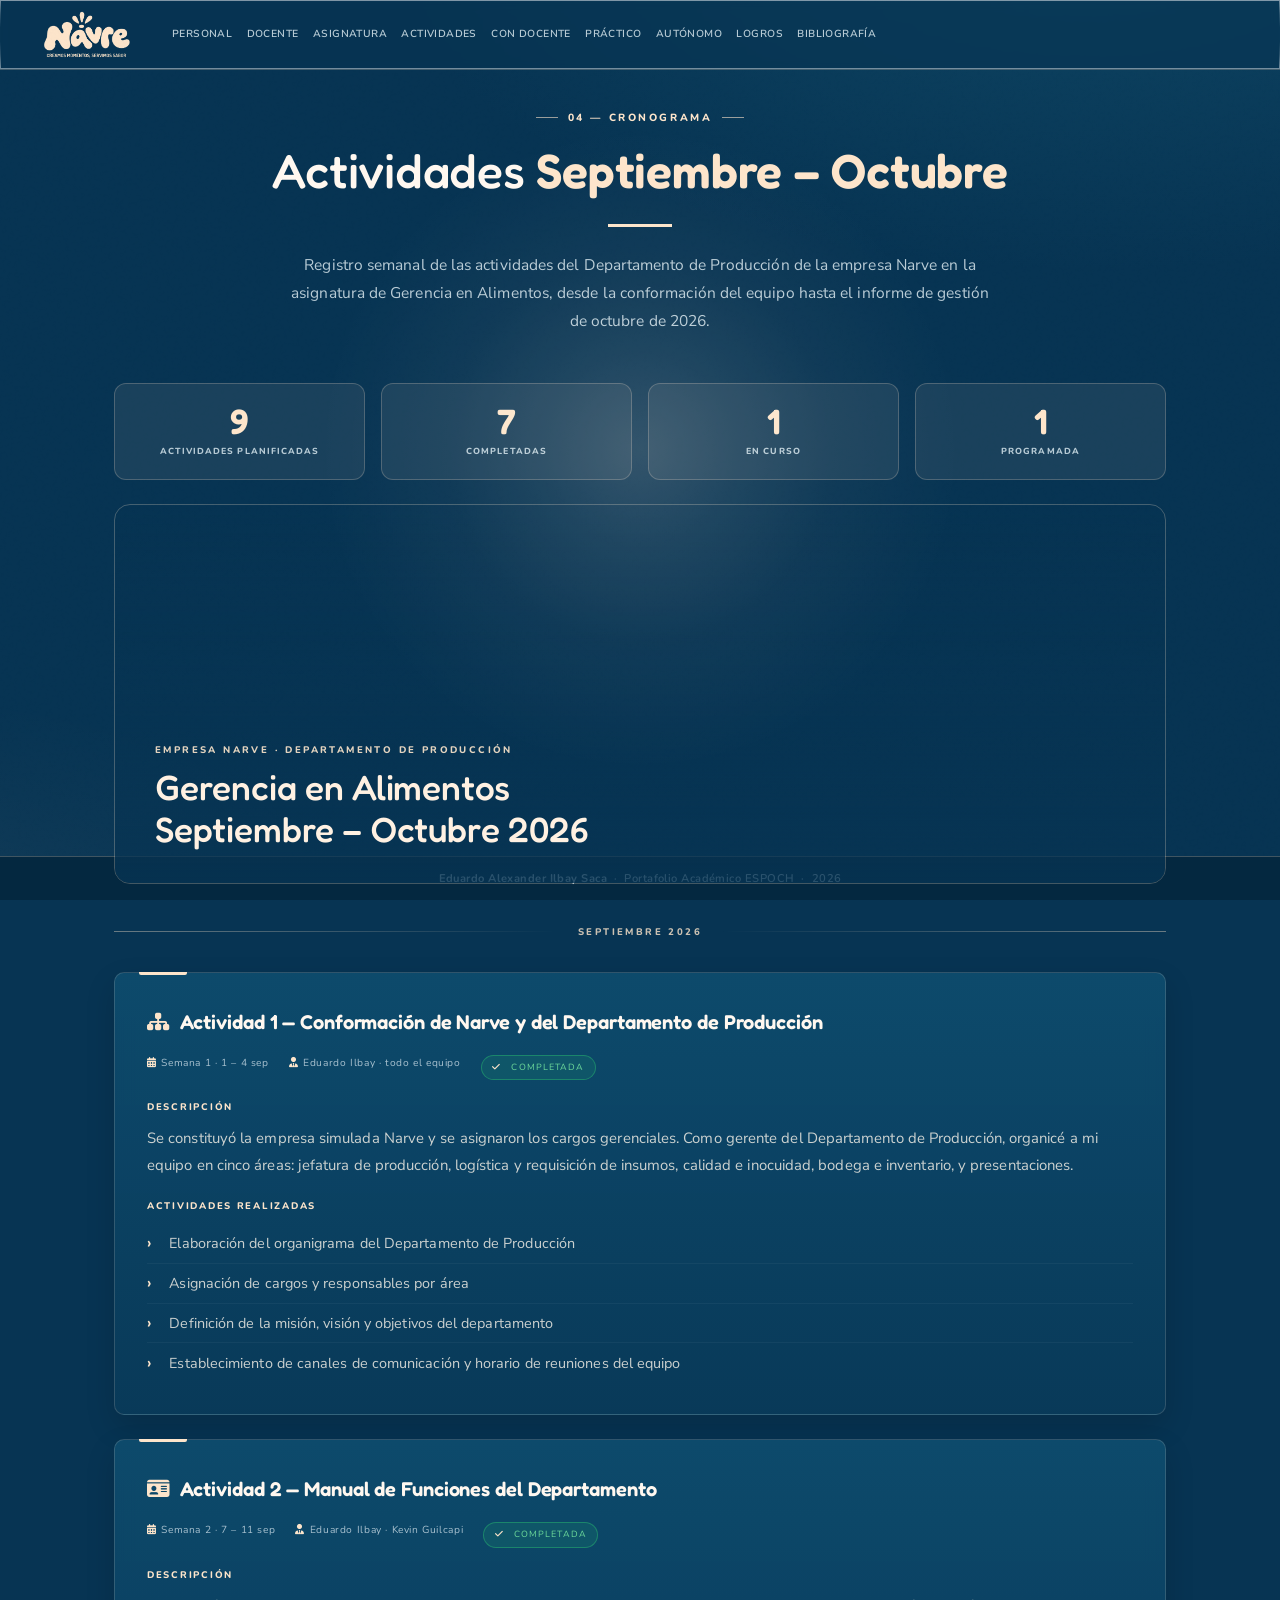
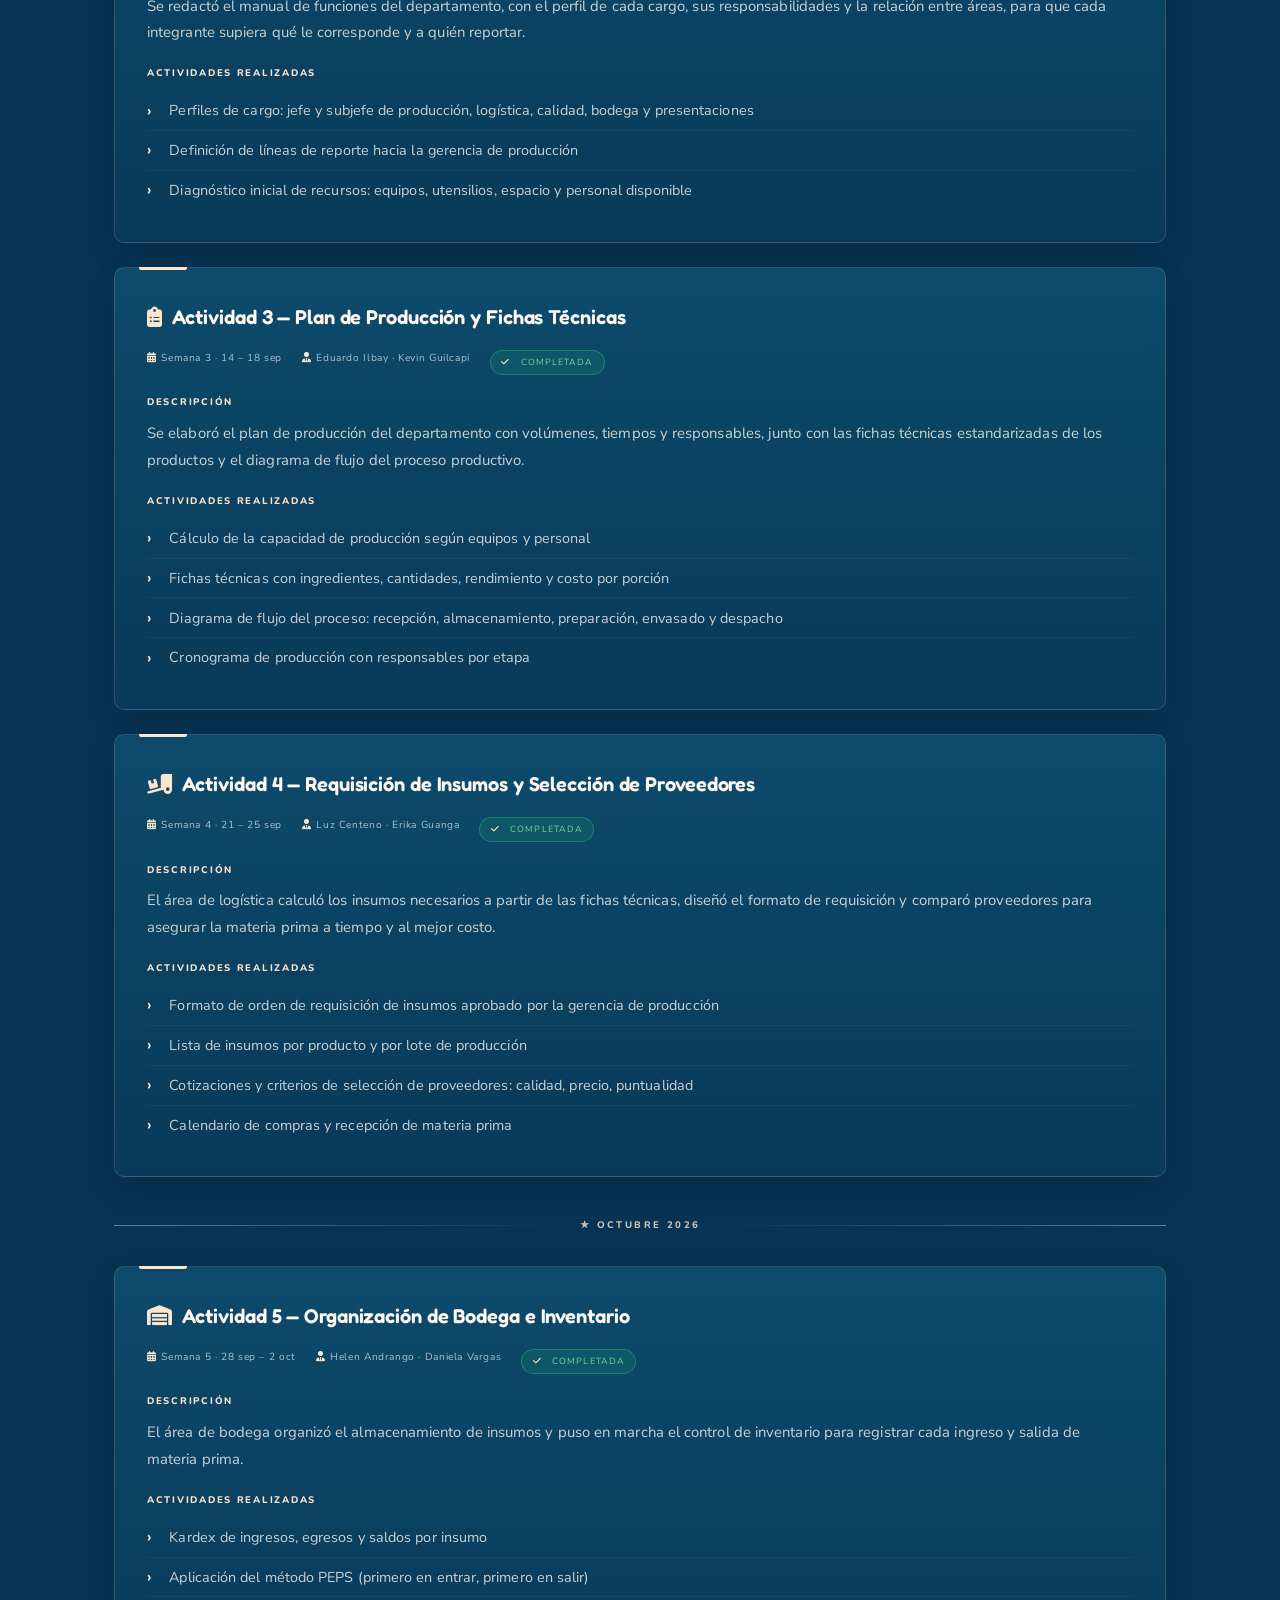
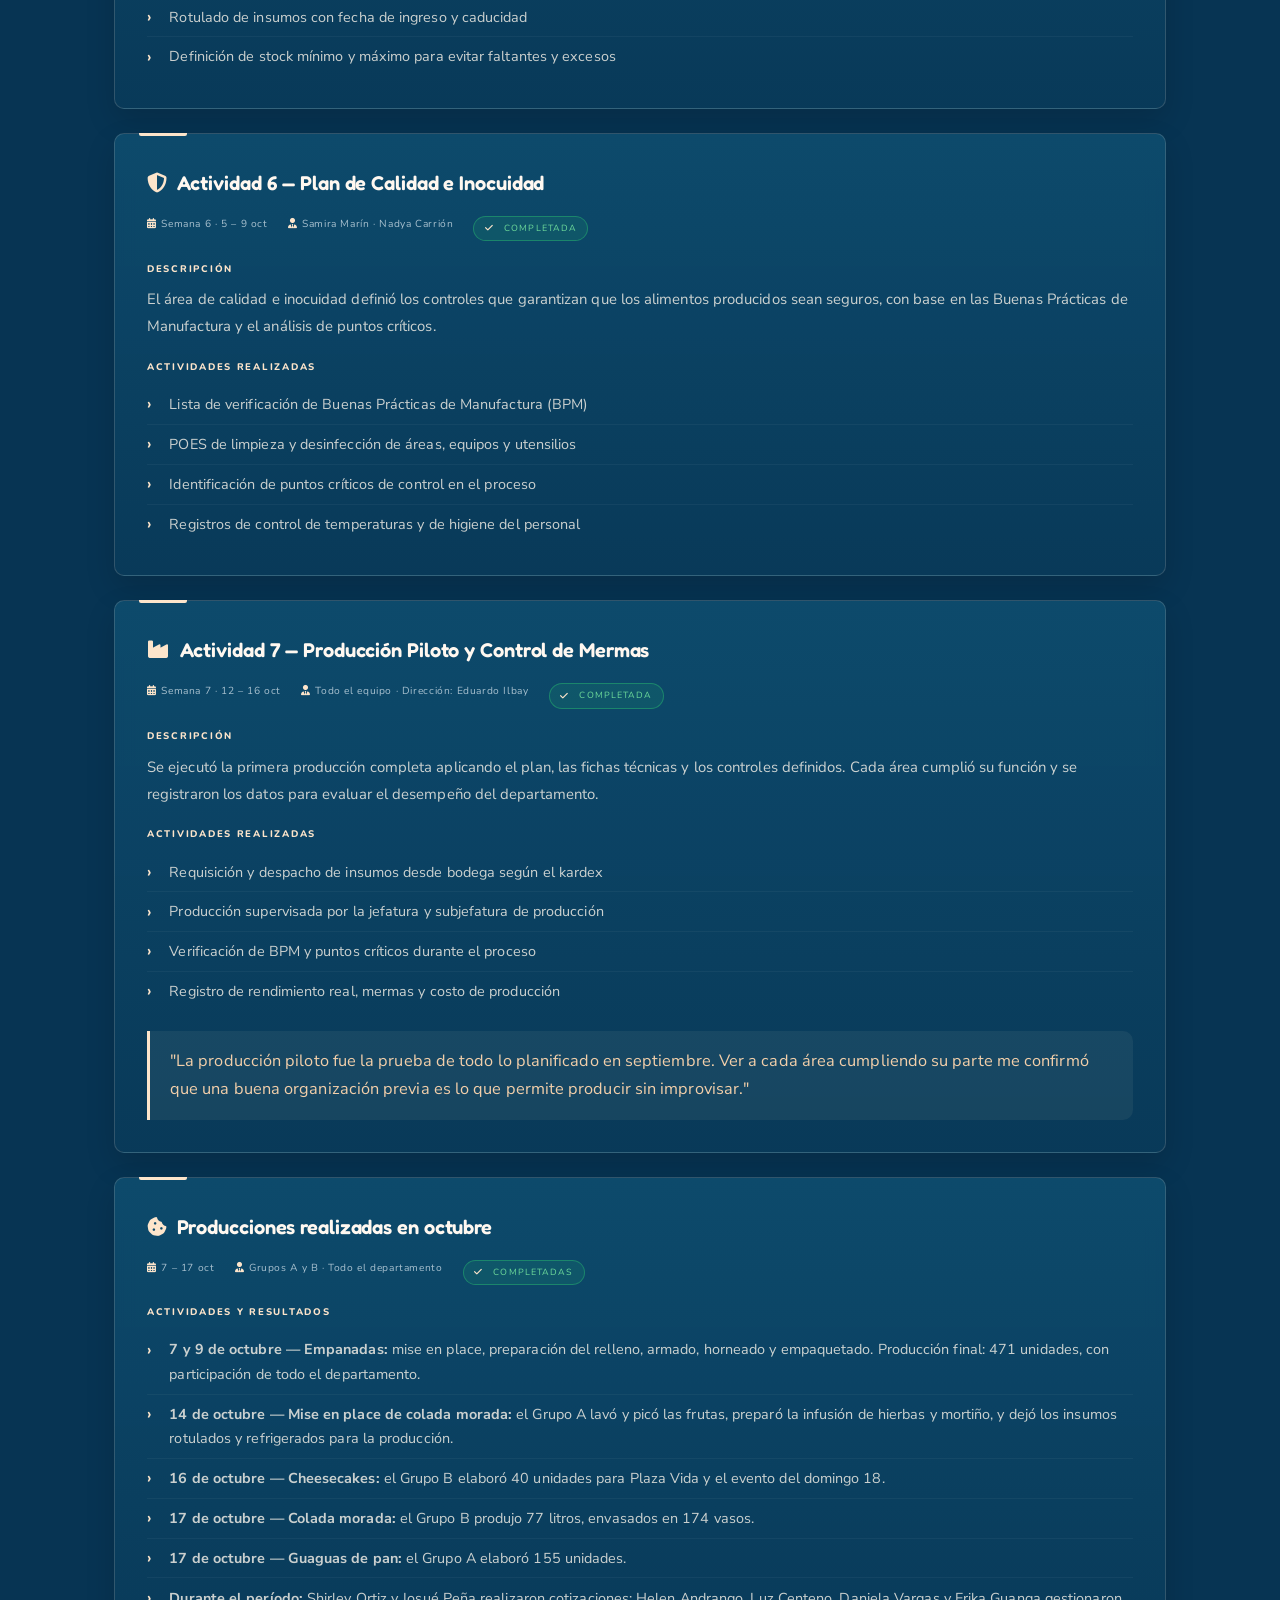
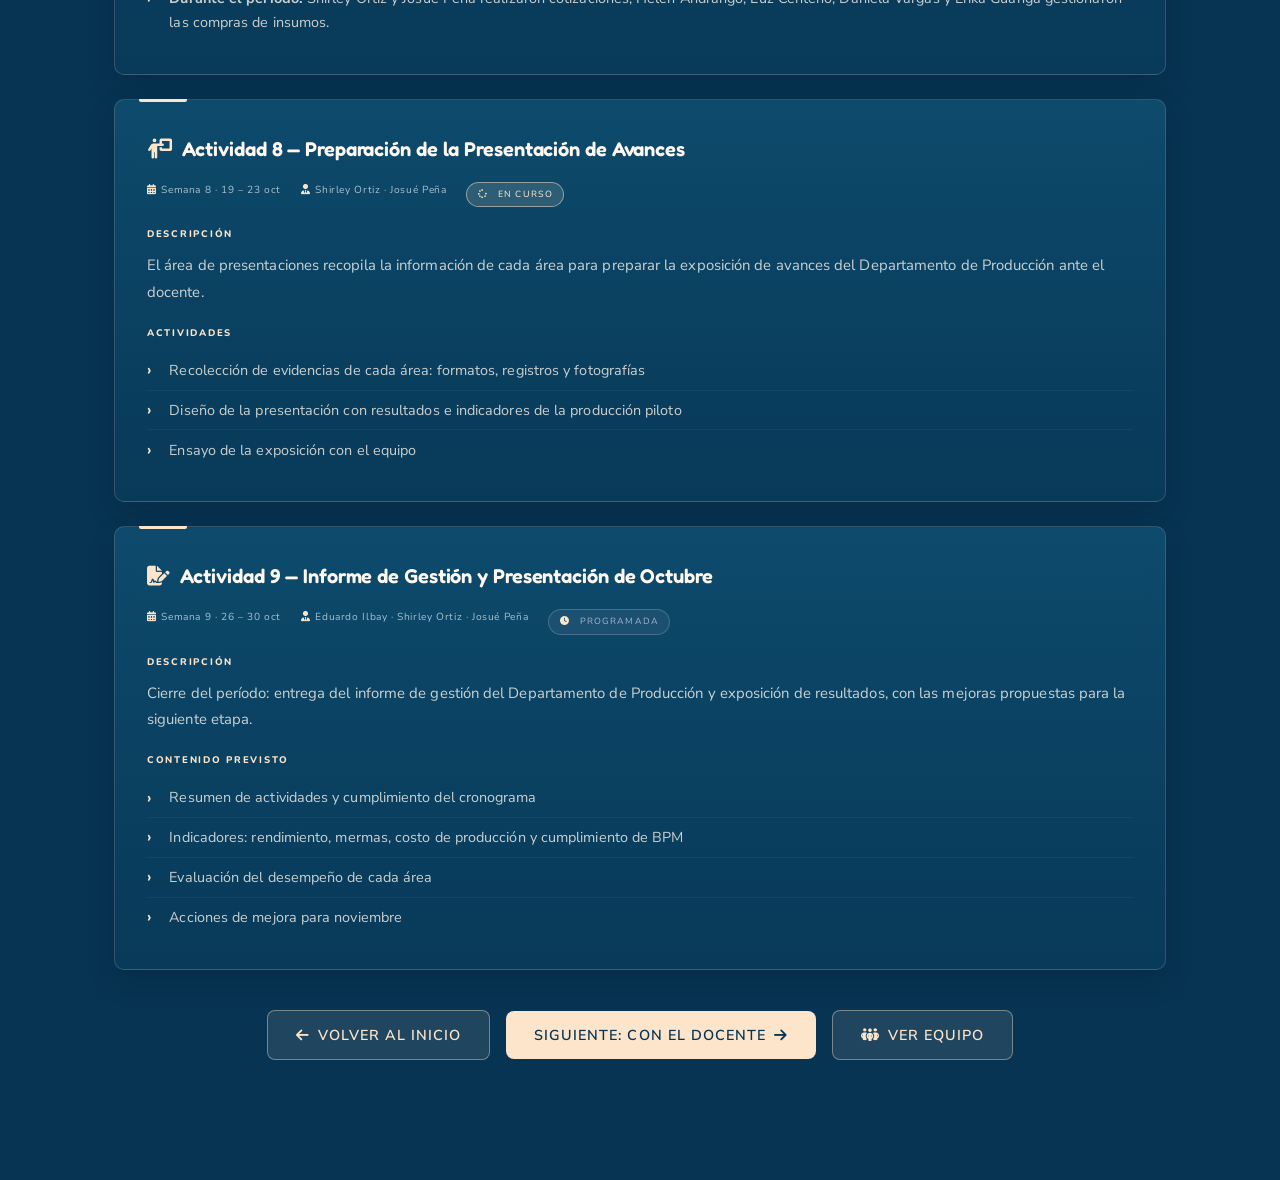
<file: medio-ciclo.html>
<!DOCTYPE html>
<html lang="es">
<head>
  <meta charset="UTF-8" />
  <meta name="viewport" content="width=device-width, initial-scale=1.0" />
  <title>Actividades Septiembre – Octubre | Portafolio</title>
  <link href="https://fonts.googleapis.com/css2?family=Fredoka:wght@400;500;600;700&family=Nunito:wght@500;600;700;800&family=Nunito+Sans:ital,opsz,wght@0,6..12,300;0,6..12,400;0,6..12,600;0,6..12,700;1,6..12,400&display=swap" rel="stylesheet" />
  <link href="https://cdnjs.cloudflare.com/ajax/libs/font-awesome/6.5.0/css/all.min.css" rel="stylesheet" />
  <link rel="stylesheet" href="shared-effects.css" />
  <style>
    :root { --navy:#073453; --navy-mid:#0b4566; --navy-soft:#145572; --gold:#fde5cb; --gold-light:#fff0df; --cream:#fff1e2; --cream-dark:#f2cfaa; --white:#ffffff; --text-dim:#a8c1cf; --card-bg:rgba(11,69,102,0.85); --border:rgba(253,229,203,0.25); --radius:14px; }
    *, *::before, *::after { box-sizing:border-box; margin:0; padding:0; }
    html { scroll-behavior:smooth; }
    body { font-family:"Nunito Sans", sans-serif; background:var(--navy); color:var(--cream); overflow-x:hidden; line-height:1.7; }
    h1, h2, h3, h4 { font-family:"Fredoka", sans-serif; }
    body::before { content:""; position:fixed; inset:0; background-image:url("data:image/svg+xml,%3Csvg viewBox='0 0 256 256' xmlns='http://www.w3.org/2000/svg'%3E%3Cfilter id='noise'%3E%3CfeTurbulence type='fractalNoise' baseFrequency='0.9' numOctaves='4' stitchTiles='stitch'/%3E%3C/filter%3E%3Crect width='100%25' height='100%25' filter='url(%23noise)' opacity='0.04'/%3E%3C/svg%3E"); pointer-events:none; z-index:0; opacity:0.4; }
    nav { position:fixed; top:0; left:0; right:0; z-index:999; padding:0 2rem; height:70px; display:flex; align-items:center; justify-content:space-between; background:rgba(7,52,83,0.92); backdrop-filter:blur(12px); border-bottom:1px solid var(--border); }
    .nav-brand { font-family:"Fredoka", sans-serif; font-size:1.3rem; font-weight:600; color:var(--gold); text-decoration:none; }
    .nav-brand span { color:var(--cream); }
    nav a { color:var(--text-dim); text-decoration:none; font-size:0.75rem; font-weight:500; letter-spacing:0.07em; text-transform:uppercase; padding:0.4rem 0.7rem; border-radius:6px; transition:all 0.3s; }
    nav a:hover { color:var(--gold); background:rgba(253,229,203,0.08); }
    main { padding-top:100px; padding-bottom:80px; max-width:1100px; margin:0 auto; position:relative; z-index:1; padding-left:1.5rem; padding-right:1.5rem; }
    .page-header { text-align:center; margin-bottom:3rem; }
    .page-tag { font-family:"Nunito", sans-serif; font-size:0.65rem; color:var(--gold); letter-spacing:0.25em; text-transform:uppercase; display:block; margin-bottom:1rem; }
    .page-title { font-size:clamp(2.2rem, 4vw, 3rem); font-weight:300; color:var(--cream); line-height:1.2; }
    .page-title strong { color:var(--gold); font-weight:600; }
    .page-line { width:50px; height:2px; background:linear-gradient(90deg, var(--gold), var(--gold-light)); margin:1.5rem auto 0; border-radius:2px; }
    .page-desc { text-align:center; max-width:700px; margin:1.5rem auto 0; font-size:0.97rem; color:var(--text-dim); line-height:1.8; }

    .card { background:var(--card-bg); border:1px solid var(--border); border-radius:14px; padding:2rem; backdrop-filter:blur(10px); transition:all 0.35s; margin-bottom:1.5rem; }
    .card:hover { transform:translateY(-3px); border-color:rgba(253,229,203,0.45); }
    .card h3 { font-family:"Fredoka", sans-serif; font-size:1.25rem; font-weight:600; color:var(--cream); margin-bottom:1rem; display:flex; align-items:center; gap:0.6rem; }

    .section-label { font-family:"Nunito", sans-serif; font-size:0.6rem; color:var(--gold); letter-spacing:0.18em; text-transform:uppercase; display:block; margin-bottom:0.6rem; margin-top:1.2rem; }
    .section-label:first-child { margin-top:0; }
    p.body-text { font-size:0.93rem; color:rgba(245,240,232,0.82); line-height:1.8; margin-bottom:0.5rem; }

    .activity-list { list-style:none; }
    .activity-list li { padding:0.45rem 0 0.45rem 1.4rem; position:relative; font-size:0.9rem; color:rgba(245,240,232,0.82); border-bottom:1px solid rgba(255,255,255,0.04); }
    .activity-list li:last-child { border-bottom:none; }
    .activity-list li::before { content:"›"; position:absolute; left:0; color:var(--gold); font-weight:700; font-size:1rem; top:0.4rem; }

    /* Summary stats */
    .stats-row { display:grid; grid-template-columns:repeat(auto-fit, minmax(140px, 1fr)); gap:1rem; margin-bottom:1.5rem; }
    .stat-box { background:rgba(253,229,203,0.08); border:1px solid rgba(253,229,203,0.22); border-radius:12px; padding:1.25rem; text-align:center; }
    .stat-box .num { font-family:"Fredoka", sans-serif; font-size:2.2rem; font-weight:600; color:var(--gold); line-height:1; }
    .stat-box .lbl { font-family:"Nunito", sans-serif; font-size:0.55rem; color:var(--text-dim); letter-spacing:0.12em; text-transform:uppercase; margin-top:0.3rem; }

    /* Document blocks */
    .doc-block { border:1px solid var(--border); border-radius:12px; overflow:hidden; margin-top:0.75rem; }
    .doc-block + .doc-block { margin-top:1rem; }
    .doc-bar { display:flex; align-items:center; justify-content:space-between; gap:1rem; padding:0.85rem 1.1rem; background:rgba(253,229,203,0.08); border-bottom:1px solid var(--border); flex-wrap:wrap; }
    .doc-info { display:flex; align-items:center; gap:0.75rem; }
    .doc-icon { font-size:1.4rem; flex-shrink:0; }
    .doc-icon.pdf { color:#e74c3c; }
    .doc-icon.ppt { color:#d35400; }
    .doc-name { font-size:0.88rem; font-weight:600; color:var(--cream); }
    .doc-type { font-family:"Nunito", sans-serif; font-size:0.58rem; color:var(--text-dim); letter-spacing:0.1em; text-transform:uppercase; }
    .doc-actions { display:flex; gap:0.5rem; flex-shrink:0; }
    .btn-download { display:inline-flex; align-items:center; gap:0.4rem; background:var(--gold); color:var(--navy); font-family:"Nunito", sans-serif; font-size:0.6rem; letter-spacing:0.1em; text-transform:uppercase; font-weight:700; padding:0.45rem 0.9rem; border-radius:6px; text-decoration:none; transition:0.25s; }
    .btn-download:hover { background:var(--gold-light); transform:translateY(-1px); }
    .btn-preview { display:inline-flex; align-items:center; gap:0.4rem; background:rgba(253,229,203,0.12); border:1px solid rgba(253,229,203,0.3); color:var(--gold); font-family:"Nunito", sans-serif; font-size:0.6rem; letter-spacing:0.1em; text-transform:uppercase; padding:0.45rem 0.9rem; border-radius:6px; cursor:pointer; transition:0.25s; }
    .btn-preview:hover { background:rgba(253,229,203,0.22); border-color:var(--gold); }
    .pdf-embed { width:100%; height:520px; border:none; display:block; background:#fff; }
    .pdf-collapsed { display:none; }
    .pptx-note { padding:1.75rem 1.5rem; text-align:center; background:rgba(253,229,203,0.04); }
    .pptx-note i { font-size:2.5rem; color:rgba(253,229,203,0.3); margin-bottom:0.75rem; display:block; }
    .pptx-note p { font-size:0.83rem; color:var(--text-dim); margin-bottom:0.75rem; }

    .reflection { background:rgba(253,229,203,0.06); border-left:3px solid var(--gold); border-radius:0 10px 10px 0; padding:1rem 1.25rem; margin-top:1.25rem; }
    .reflection p { font-family:"Fredoka", sans-serif; font-style:italic; font-size:1.02rem; color:var(--cream-dark); line-height:1.75; }

    /* Navigation buttons */
    .nav-buttons { display:flex; justify-content:center; align-items:center; gap:1rem; flex-wrap:wrap; margin:2.5rem 0; }
    .btn-primary { display:inline-flex; align-items:center; gap:0.5rem; padding:0.75rem 1.75rem; background:var(--gold); color:var(--navy); text-decoration:none; border-radius:8px; font-weight:600; transition:0.3s; font-size:0.9rem; letter-spacing:0.07em; text-transform:uppercase; }
    .btn-primary:hover { background:var(--gold-light); transform:translateY(-2px); }
    .btn-secondary { display:inline-flex; align-items:center; gap:0.5rem; padding:0.75rem 1.75rem; background:rgba(253,229,203,0.1); border:1px solid rgba(253,229,203,0.4); color:var(--gold); text-decoration:none; border-radius:8px; font-weight:600; transition:0.3s; font-size:0.9rem; letter-spacing:0.07em; text-transform:uppercase; }
    .btn-secondary:hover { background:rgba(253,229,203,0.2); transform:translateY(-2px); }

    footer { position:fixed; bottom:0; width:100%; border-top:1px solid var(--border); padding:0.75rem 2rem; text-align:center; font-size:0.7rem; color:var(--text-dim); background:rgba(7,52,83,0.9); }
    @media (max-width:700px) { main { padding:6rem 1.25rem 80px; } .pdf-embed { height:360px; } .nav-buttons { flex-direction:column; } }
  </style>
  <link rel="stylesheet" href="brand.css" />
</head>
<body>
  <nav>
    <a class="nav-brand" href="index.html" aria-label="Narve - inicio"><img src="assets/narve-logo.png" alt="Narve: Creamos momentos, servimos sabor" /></a>
    <div style="display:flex; gap:0.3rem; flex-wrap:wrap;">
      <a href="personal.html">Personal</a>
      <a href="docente.html">Docente</a>
      <a href="asignatura.html">Asignatura</a>
      <a href="medio-ciclo.html">Actividades</a>
      <a href="contacto-docente.html">Con Docente</a>
      <a href="practico.html">Práctico</a>
      <a href="autonomo.html">Autónomo</a>
      <a href="logros.html">Logros</a>
      <a href="bibliografia.html">Bibliografía</a>
    </div>
  </nav>

  <main>
    <div class="page-header">
      <span class="page-tag">04 — Cronograma</span>
      <h1 class="page-title">Actividades <strong>Septiembre – Octubre</strong></h1>
      <div class="page-line"></div>
      <p class="page-desc">
        Registro semanal de las actividades del Departamento de Producción de la empresa Narve en la asignatura
        de Gerencia en Alimentos, desde la conformación del equipo hasta el informe de gestión de octubre de 2026.
      </p>
    </div>

    <!-- Estadísticas del período -->
    <div class="stats-row">
      <div class="stat-box">
        <div class="num">9</div>
        <div class="lbl">Actividades planificadas</div>
      </div>
      <div class="stat-box">
        <div class="num">7</div>
        <div class="lbl">Completadas</div>
      </div>
      <div class="stat-box">
        <div class="num">1</div>
        <div class="lbl">En curso</div>
      </div>
      <div class="stat-box">
        <div class="num">1</div>
        <div class="lbl">Programada</div>
      </div>
    </div>

    <!-- Cinematic video section -->
    <div class="cinematic-section">
      <video class="fading-vid" muted playsinline preload="auto">
        <source src="https://d8j0ntlcm91z4.cloudfront.net/user_38xzZboKViGWJOttwIXH07lWA1P/hf_20260405_171521_25968ba2-b594-4b32-aab7-f6b69398a6fa.mp4" type="video/mp4">
      </video>
      <div class="cinematic-overlay">
        <div>
          <span class="cinematic-label">Empresa Narve · Departamento de Producción</span>
          <div class="cinematic-title">Gerencia en Alimentos<br>Septiembre – Octubre 2026</div>
        </div>
      </div>
    </div>

    <!-- ══════════ SEPTIEMBRE ══════════ -->
    <div class="section-divider" style="margin-top:0;">
      <div class="sd-line"></div>
      <span class="sd-label">Septiembre 2026</span>
      <div class="sd-line-r"></div>
    </div>

    <!-- Actividad 1 -->
    <div class="card">
      <h3><i class="fas fa-sitemap" style="color:var(--gold);"></i> Actividad 1 — Conformación de Narve y del Departamento de Producción</h3>
      <div class="meta-row">
        <span><i class="fas fa-calendar-alt"></i>Semana 1 · 1 – 4 sep</span>
        <span><i class="fas fa-user-tie"></i>Eduardo Ilbay · todo el equipo</span>
        <span class="status done"><i class="fas fa-check"></i> Completada</span>
      </div>

      <span class="section-label">Descripción</span>
      <p class="body-text">
        Se constituyó la empresa simulada Narve y se asignaron los cargos gerenciales. Como gerente del Departamento
        de Producción, organicé a mi equipo en cinco áreas: jefatura de producción, logística y requisición de insumos,
        calidad e inocuidad, bodega e inventario, y presentaciones.
      </p>

      <span class="section-label">Actividades realizadas</span>
      <ul class="activity-list">
        <li>Elaboración del organigrama del Departamento de Producción</li>
        <li>Asignación de cargos y responsables por área</li>
        <li>Definición de la misión, visión y objetivos del departamento</li>
        <li>Establecimiento de canales de comunicación y horario de reuniones del equipo</li>
      </ul>
    </div>

    <!-- Actividad 2 -->
    <div class="card">
      <h3><i class="fas fa-id-card" style="color:var(--gold);"></i> Actividad 2 — Manual de Funciones del Departamento</h3>
      <div class="meta-row">
        <span><i class="fas fa-calendar-alt"></i>Semana 2 · 7 – 11 sep</span>
        <span><i class="fas fa-user-tie"></i>Eduardo Ilbay · Kevin Guilcapi</span>
        <span class="status done"><i class="fas fa-check"></i> Completada</span>
      </div>

      <span class="section-label">Descripción</span>
      <p class="body-text">
        Se redactó el manual de funciones del departamento, con el perfil de cada cargo, sus responsabilidades
        y la relación entre áreas, para que cada integrante supiera qué le corresponde y a quién reportar.
      </p>

      <span class="section-label">Actividades realizadas</span>
      <ul class="activity-list">
        <li>Perfiles de cargo: jefe y subjefe de producción, logística, calidad, bodega y presentaciones</li>
        <li>Definición de líneas de reporte hacia la gerencia de producción</li>
        <li>Diagnóstico inicial de recursos: equipos, utensilios, espacio y personal disponible</li>
      </ul>
    </div>

    <!-- Actividad 3 -->
    <div class="card">
      <h3><i class="fas fa-clipboard-list" style="color:var(--gold);"></i> Actividad 3 — Plan de Producción y Fichas Técnicas</h3>
      <div class="meta-row">
        <span><i class="fas fa-calendar-alt"></i>Semana 3 · 14 – 18 sep</span>
        <span><i class="fas fa-user-tie"></i>Eduardo Ilbay · Kevin Guilcapi</span>
        <span class="status done"><i class="fas fa-check"></i> Completada</span>
      </div>

      <span class="section-label">Descripción</span>
      <p class="body-text">
        Se elaboró el plan de producción del departamento con volúmenes, tiempos y responsables, junto con las
        fichas técnicas estandarizadas de los productos y el diagrama de flujo del proceso productivo.
      </p>

      <span class="section-label">Actividades realizadas</span>
      <ul class="activity-list">
        <li>Cálculo de la capacidad de producción según equipos y personal</li>
        <li>Fichas técnicas con ingredientes, cantidades, rendimiento y costo por porción</li>
        <li>Diagrama de flujo del proceso: recepción, almacenamiento, preparación, envasado y despacho</li>
        <li>Cronograma de producción con responsables por etapa</li>
      </ul>
    </div>

    <!-- Actividad 4 -->
    <div class="card">
      <h3><i class="fas fa-truck-ramp-box" style="color:var(--gold);"></i> Actividad 4 — Requisición de Insumos y Selección de Proveedores</h3>
      <div class="meta-row">
        <span><i class="fas fa-calendar-alt"></i>Semana 4 · 21 – 25 sep</span>
        <span><i class="fas fa-user-tie"></i>Luz Centeno · Erika Guanga</span>
        <span class="status done"><i class="fas fa-check"></i> Completada</span>
      </div>

      <span class="section-label">Descripción</span>
      <p class="body-text">
        El área de logística calculó los insumos necesarios a partir de las fichas técnicas, diseñó el formato
        de requisición y comparó proveedores para asegurar la materia prima a tiempo y al mejor costo.
      </p>

      <span class="section-label">Actividades realizadas</span>
      <ul class="activity-list">
        <li>Formato de orden de requisición de insumos aprobado por la gerencia de producción</li>
        <li>Lista de insumos por producto y por lote de producción</li>
        <li>Cotizaciones y criterios de selección de proveedores: calidad, precio, puntualidad</li>
        <li>Calendario de compras y recepción de materia prima</li>
      </ul>
    </div>

    <!-- ══════════ OCTUBRE ══════════ -->
    <div class="section-divider">
      <div class="sd-line"></div>
      <span class="sd-label">★ Octubre 2026</span>
      <div class="sd-line-r"></div>
    </div>

    <!-- Actividad 5 -->
    <div class="card">
      <h3><i class="fas fa-warehouse" style="color:var(--gold);"></i> Actividad 5 — Organización de Bodega e Inventario</h3>
      <div class="meta-row">
        <span><i class="fas fa-calendar-alt"></i>Semana 5 · 28 sep – 2 oct</span>
        <span><i class="fas fa-user-tie"></i>Helen Andrango · Daniela Vargas</span>
        <span class="status done"><i class="fas fa-check"></i> Completada</span>
      </div>

      <span class="section-label">Descripción</span>
      <p class="body-text">
        El área de bodega organizó el almacenamiento de insumos y puso en marcha el control de inventario
        para registrar cada ingreso y salida de materia prima.
      </p>

      <span class="section-label">Actividades realizadas</span>
      <ul class="activity-list">
        <li>Kardex de ingresos, egresos y saldos por insumo</li>
        <li>Aplicación del método PEPS (primero en entrar, primero en salir)</li>
        <li>Rotulado de insumos con fecha de ingreso y caducidad</li>
        <li>Definición de stock mínimo y máximo para evitar faltantes y excesos</li>
      </ul>
    </div>

    <!-- Actividad 6 -->
    <div class="card">
      <h3><i class="fas fa-shield-halved" style="color:var(--gold);"></i> Actividad 6 — Plan de Calidad e Inocuidad</h3>
      <div class="meta-row">
        <span><i class="fas fa-calendar-alt"></i>Semana 6 · 5 – 9 oct</span>
        <span><i class="fas fa-user-tie"></i>Samira Marín · Nadya Carrión</span>
        <span class="status done"><i class="fas fa-check"></i> Completada</span>
      </div>

      <span class="section-label">Descripción</span>
      <p class="body-text">
        El área de calidad e inocuidad definió los controles que garantizan que los alimentos producidos sean
        seguros, con base en las Buenas Prácticas de Manufactura y el análisis de puntos críticos.
      </p>

      <span class="section-label">Actividades realizadas</span>
      <ul class="activity-list">
        <li>Lista de verificación de Buenas Prácticas de Manufactura (BPM)</li>
        <li>POES de limpieza y desinfección de áreas, equipos y utensilios</li>
        <li>Identificación de puntos críticos de control en el proceso</li>
        <li>Registros de control de temperaturas y de higiene del personal</li>
      </ul>
    </div>

    <!-- Actividad 7 -->
    <div class="card">
      <h3><i class="fas fa-industry" style="color:var(--gold);"></i> Actividad 7 — Producción Piloto y Control de Mermas</h3>
      <div class="meta-row">
        <span><i class="fas fa-calendar-alt"></i>Semana 7 · 12 – 16 oct</span>
        <span><i class="fas fa-user-tie"></i>Todo el equipo · Dirección: Eduardo Ilbay</span>
        <span class="status done"><i class="fas fa-check"></i> Completada</span>
      </div>

      <span class="section-label">Descripción</span>
      <p class="body-text">
        Se ejecutó la primera producción completa aplicando el plan, las fichas técnicas y los controles definidos.
        Cada área cumplió su función y se registraron los datos para evaluar el desempeño del departamento.
      </p>

      <span class="section-label">Actividades realizadas</span>
      <ul class="activity-list">
        <li>Requisición y despacho de insumos desde bodega según el kardex</li>
        <li>Producción supervisada por la jefatura y subjefatura de producción</li>
        <li>Verificación de BPM y puntos críticos durante el proceso</li>
        <li>Registro de rendimiento real, mermas y costo de producción</li>
      </ul>

      <div class="reflection">
        <p>"La producción piloto fue la prueba de todo lo planificado en septiembre. Ver a cada área cumpliendo su parte me confirmó que una buena organización previa es lo que permite producir sin improvisar."</p>
      </div>
    </div>

    <div class="card">
      <h3><i class="fas fa-cookie-bite" style="color:var(--gold);"></i> Producciones realizadas en octubre</h3>
      <div class="meta-row">
        <span><i class="fas fa-calendar-alt"></i>7 – 17 oct</span>
        <span><i class="fas fa-user-tie"></i>Grupos A y B · Todo el departamento</span>
        <span class="status done"><i class="fas fa-check"></i> Completadas</span>
      </div>

      <span class="section-label">Actividades y resultados</span>
      <ul class="activity-list">
        <li><strong>7 y 9 de octubre — Empanadas:</strong> mise en place, preparación del relleno, armado, horneado y empaquetado. Producción final: 471 unidades, con participación de todo el departamento.</li>
        <li><strong>14 de octubre — Mise en place de colada morada:</strong> el Grupo A lavó y picó las frutas, preparó la infusión de hierbas y mortiño, y dejó los insumos rotulados y refrigerados para la producción.</li>
        <li><strong>16 de octubre — Cheesecakes:</strong> el Grupo B elaboró 40 unidades para Plaza Vida y el evento del domingo 18.</li>
        <li><strong>17 de octubre — Colada morada:</strong> el Grupo B produjo 77 litros, envasados en 174 vasos.</li>
        <li><strong>17 de octubre — Guaguas de pan:</strong> el Grupo A elaboró 155 unidades.</li>
        <li><strong>Durante el período:</strong> Shirley Ortiz y Josué Peña realizaron cotizaciones; Helen Andrango, Luz Centeno, Daniela Vargas y Erika Guanga gestionaron las compras de insumos.</li>
      </ul>
    </div>

    <!-- Actividad 8 -->
    <div class="card">
      <h3><i class="fas fa-person-chalkboard" style="color:var(--gold);"></i> Actividad 8 — Preparación de la Presentación de Avances</h3>
      <div class="meta-row">
        <span><i class="fas fa-calendar-alt"></i>Semana 8 · 19 – 23 oct</span>
        <span><i class="fas fa-user-tie"></i>Shirley Ortiz · Josué Peña</span>
        <span class="status progress"><i class="fas fa-spinner"></i> En curso</span>
      </div>

      <span class="section-label">Descripción</span>
      <p class="body-text">
        El área de presentaciones recopila la información de cada área para preparar la exposición de avances
        del Departamento de Producción ante el docente.
      </p>

      <span class="section-label">Actividades</span>
      <ul class="activity-list">
        <li>Recolección de evidencias de cada área: formatos, registros y fotografías</li>
        <li>Diseño de la presentación con resultados e indicadores de la producción piloto</li>
        <li>Ensayo de la exposición con el equipo</li>
      </ul>
    </div>

    <!-- Actividad 9 -->
    <div class="card">
      <h3><i class="fas fa-file-signature" style="color:var(--gold);"></i> Actividad 9 — Informe de Gestión y Presentación de Octubre</h3>
      <div class="meta-row">
        <span><i class="fas fa-calendar-alt"></i>Semana 9 · 26 – 30 oct</span>
        <span><i class="fas fa-user-tie"></i>Eduardo Ilbay · Shirley Ortiz · Josué Peña</span>
        <span class="status planned"><i class="fas fa-clock"></i> Programada</span>
      </div>

      <span class="section-label">Descripción</span>
      <p class="body-text">
        Cierre del período: entrega del informe de gestión del Departamento de Producción y exposición de
        resultados, con las mejoras propuestas para la siguiente etapa.
      </p>

      <span class="section-label">Contenido previsto</span>
      <ul class="activity-list">
        <li>Resumen de actividades y cumplimiento del cronograma</li>
        <li>Indicadores: rendimiento, mermas, costo de producción y cumplimiento de BPM</li>
        <li>Evaluación del desempeño de cada área</li>
        <li>Acciones de mejora para noviembre</li>
      </ul>
    </div>

    <!-- Botones de navegación -->
    <div class="nav-buttons">
      <a href="index.html" class="btn-secondary">
        <i class="fas fa-arrow-left"></i> Volver al Inicio
      </a>
      <a href="contacto-docente.html" class="btn-primary">
        Siguiente: Con el Docente <i class="fas fa-arrow-right"></i>
      </a>
      <a href="practico.html" class="btn-secondary">
        <i class="fas fa-people-group"></i> Ver Equipo
      </a>
    </div>
  </main>

  <footer>
    <p><strong>Eduardo Alexander Ilbay Saca</strong> &nbsp;·&nbsp; Portafolio Académico ESPOCH &nbsp;·&nbsp; 2026</p>
  </footer>

  <script>
    function togglePdf(id) {
      var el = document.getElementById(id);
      var isHidden = el.classList.contains('pdf-collapsed');
      el.classList.toggle('pdf-collapsed', !isHidden);
      el.classList.toggle('pdf-open', isHidden);
      var btn = el.previousElementSibling.querySelector('.btn-preview');
      btn.innerHTML = isHidden
        ? '<i class="fas fa-eye-slash"></i> Ocultar'
        : '<i class="fas fa-eye"></i> Vista previa';
    }
  </script>
  <script src="cursor-effects.js"></script>
</body>
</html>
</file>
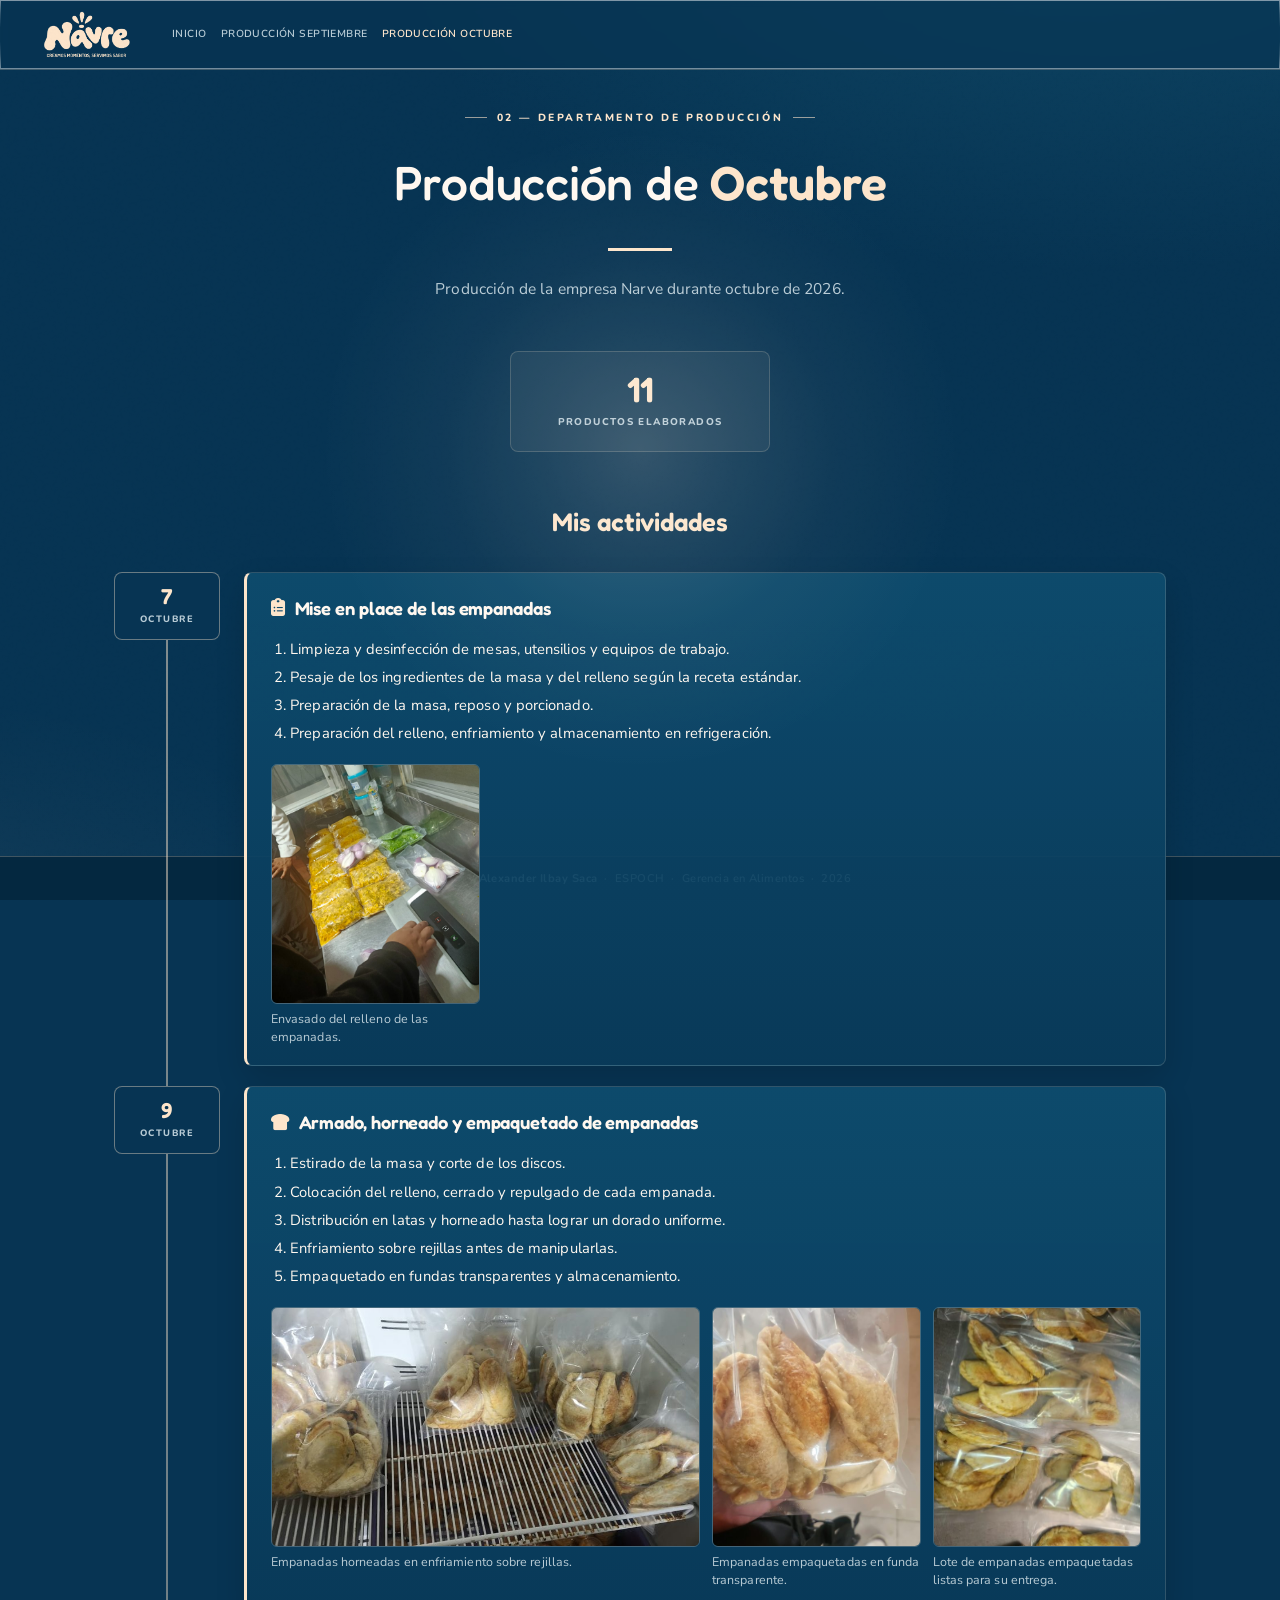
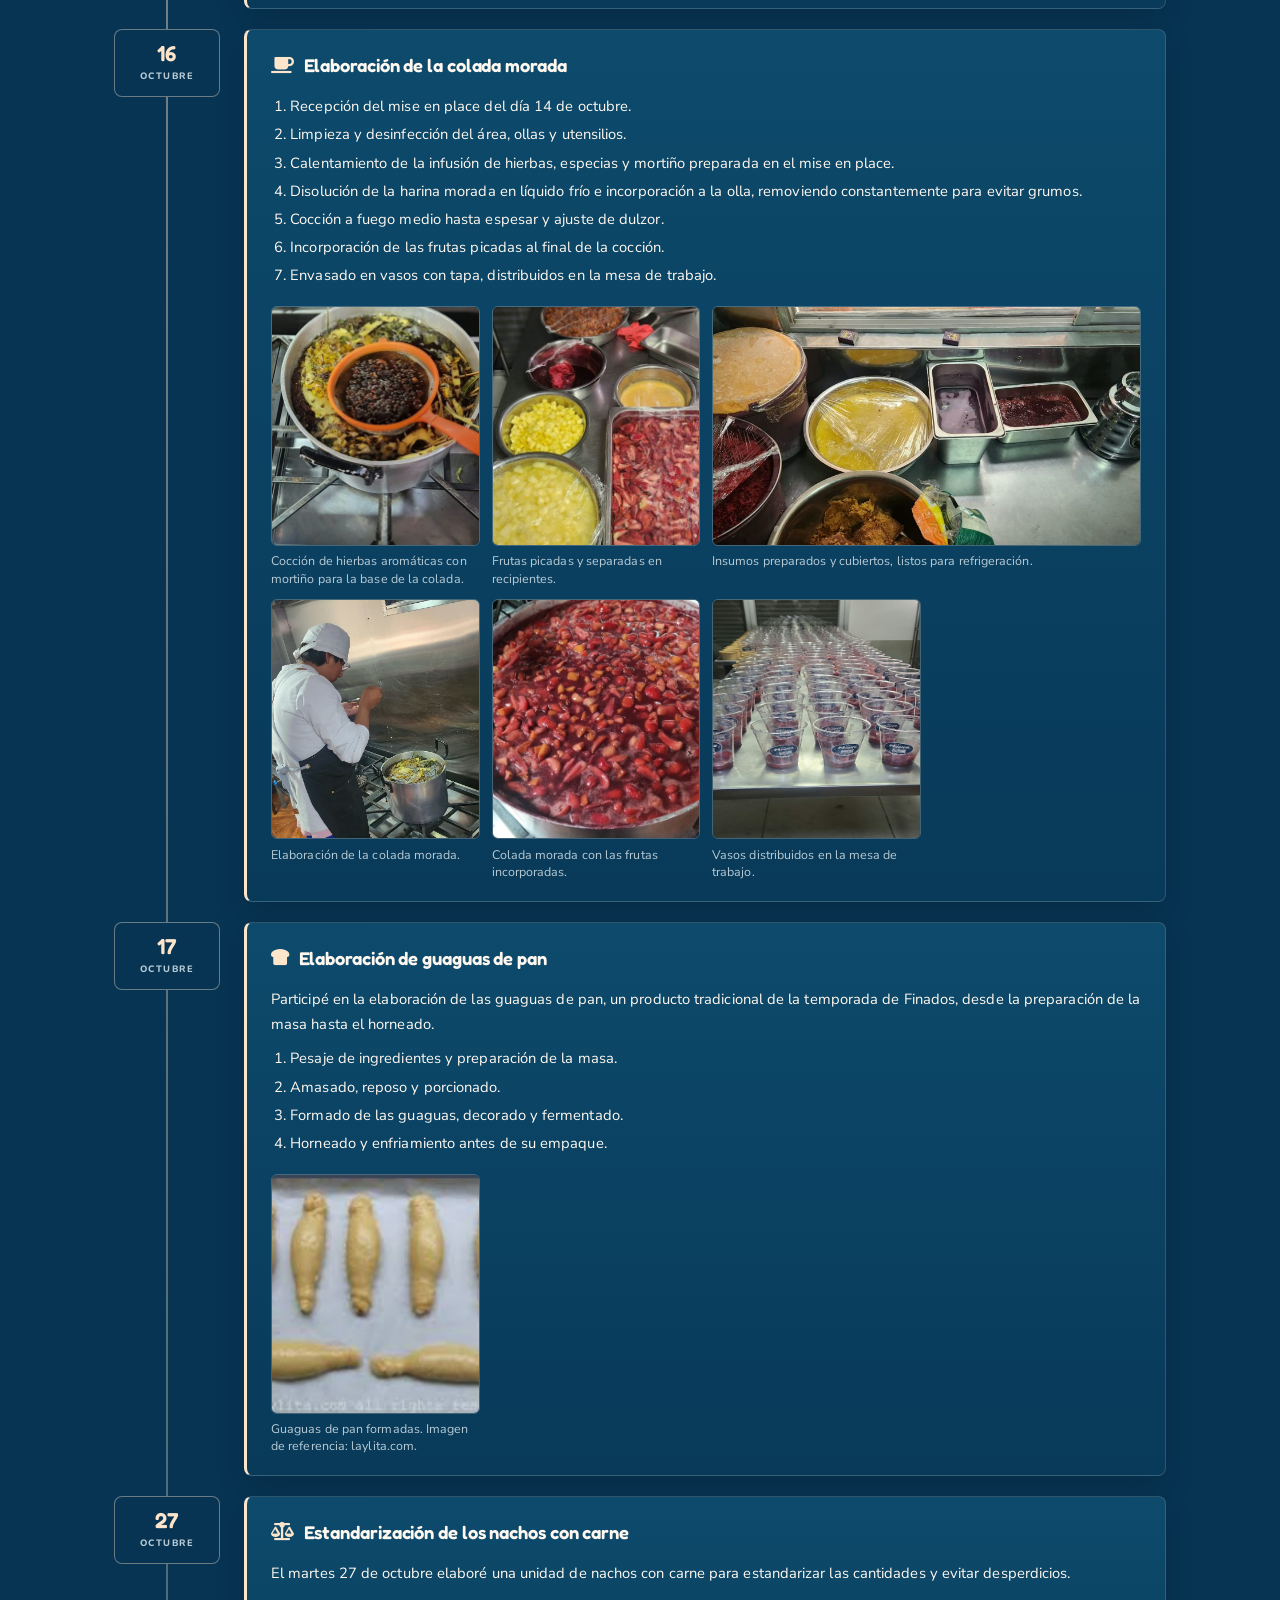
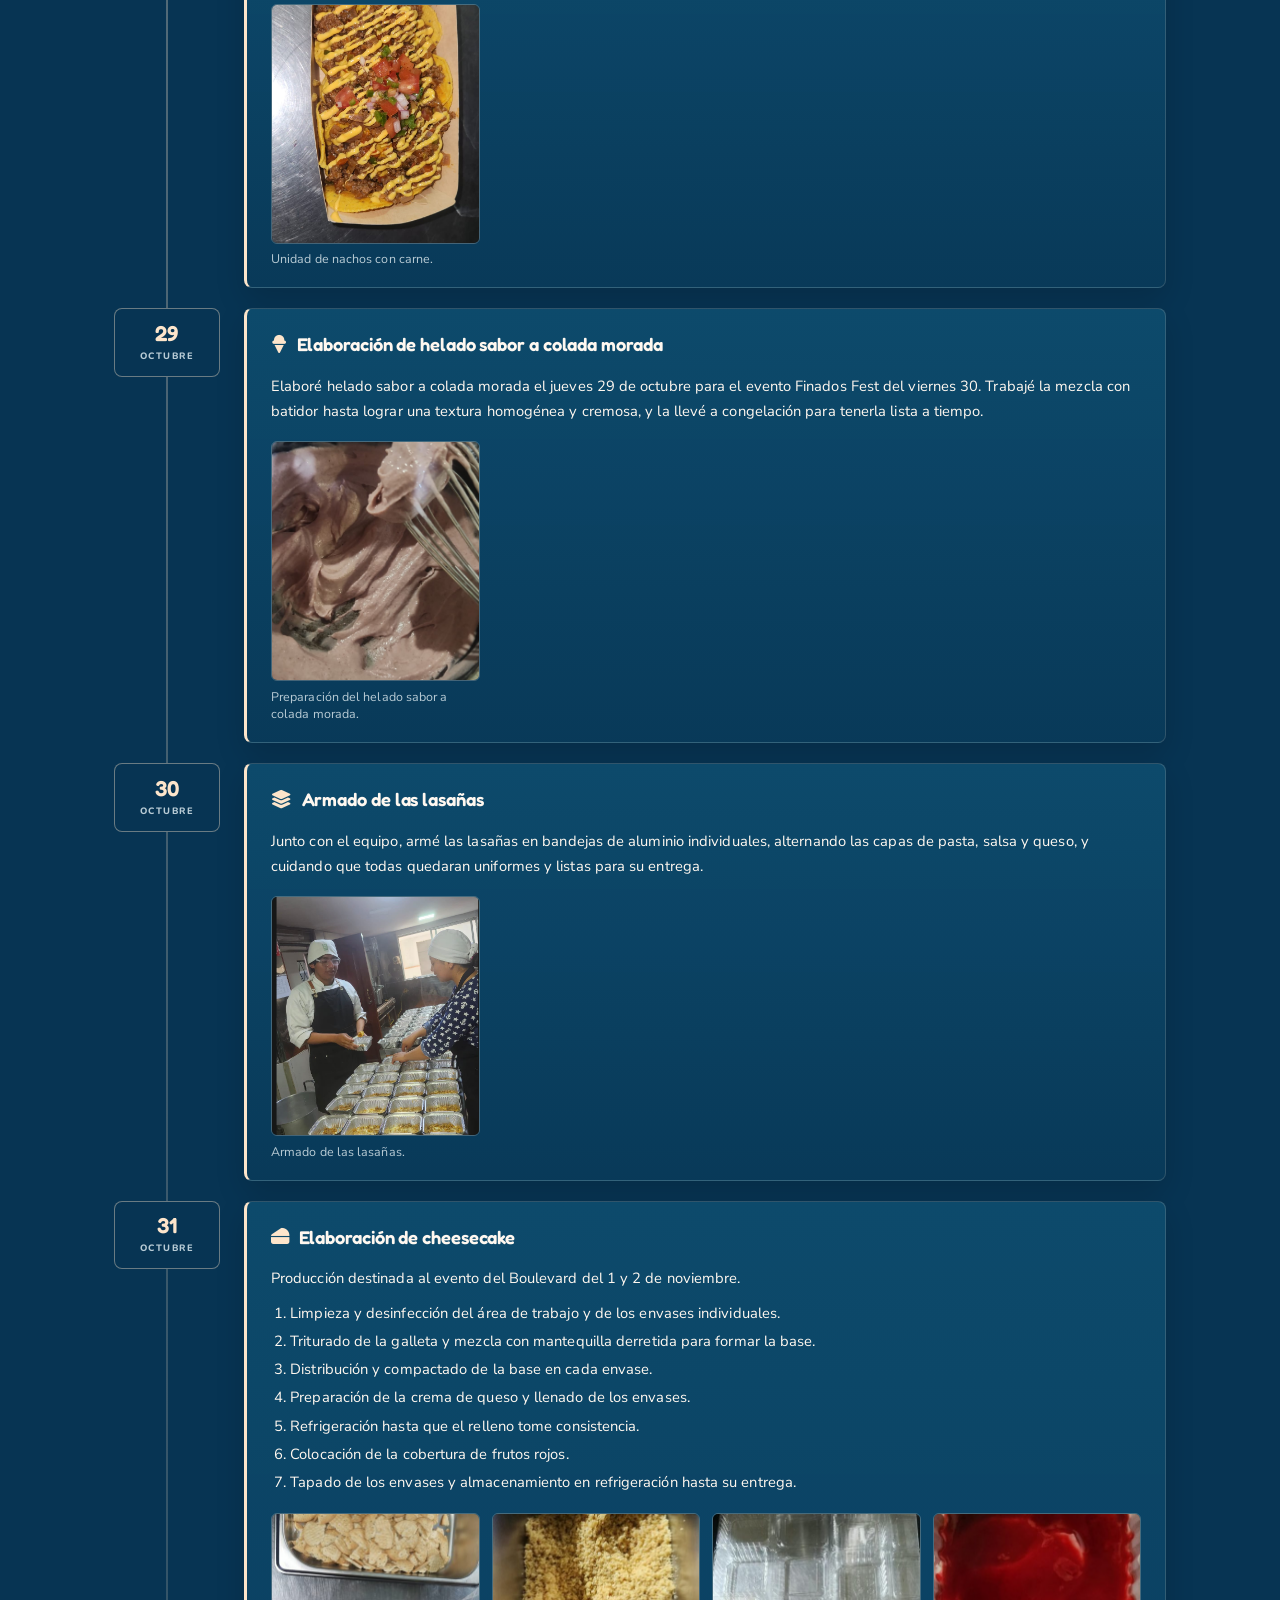
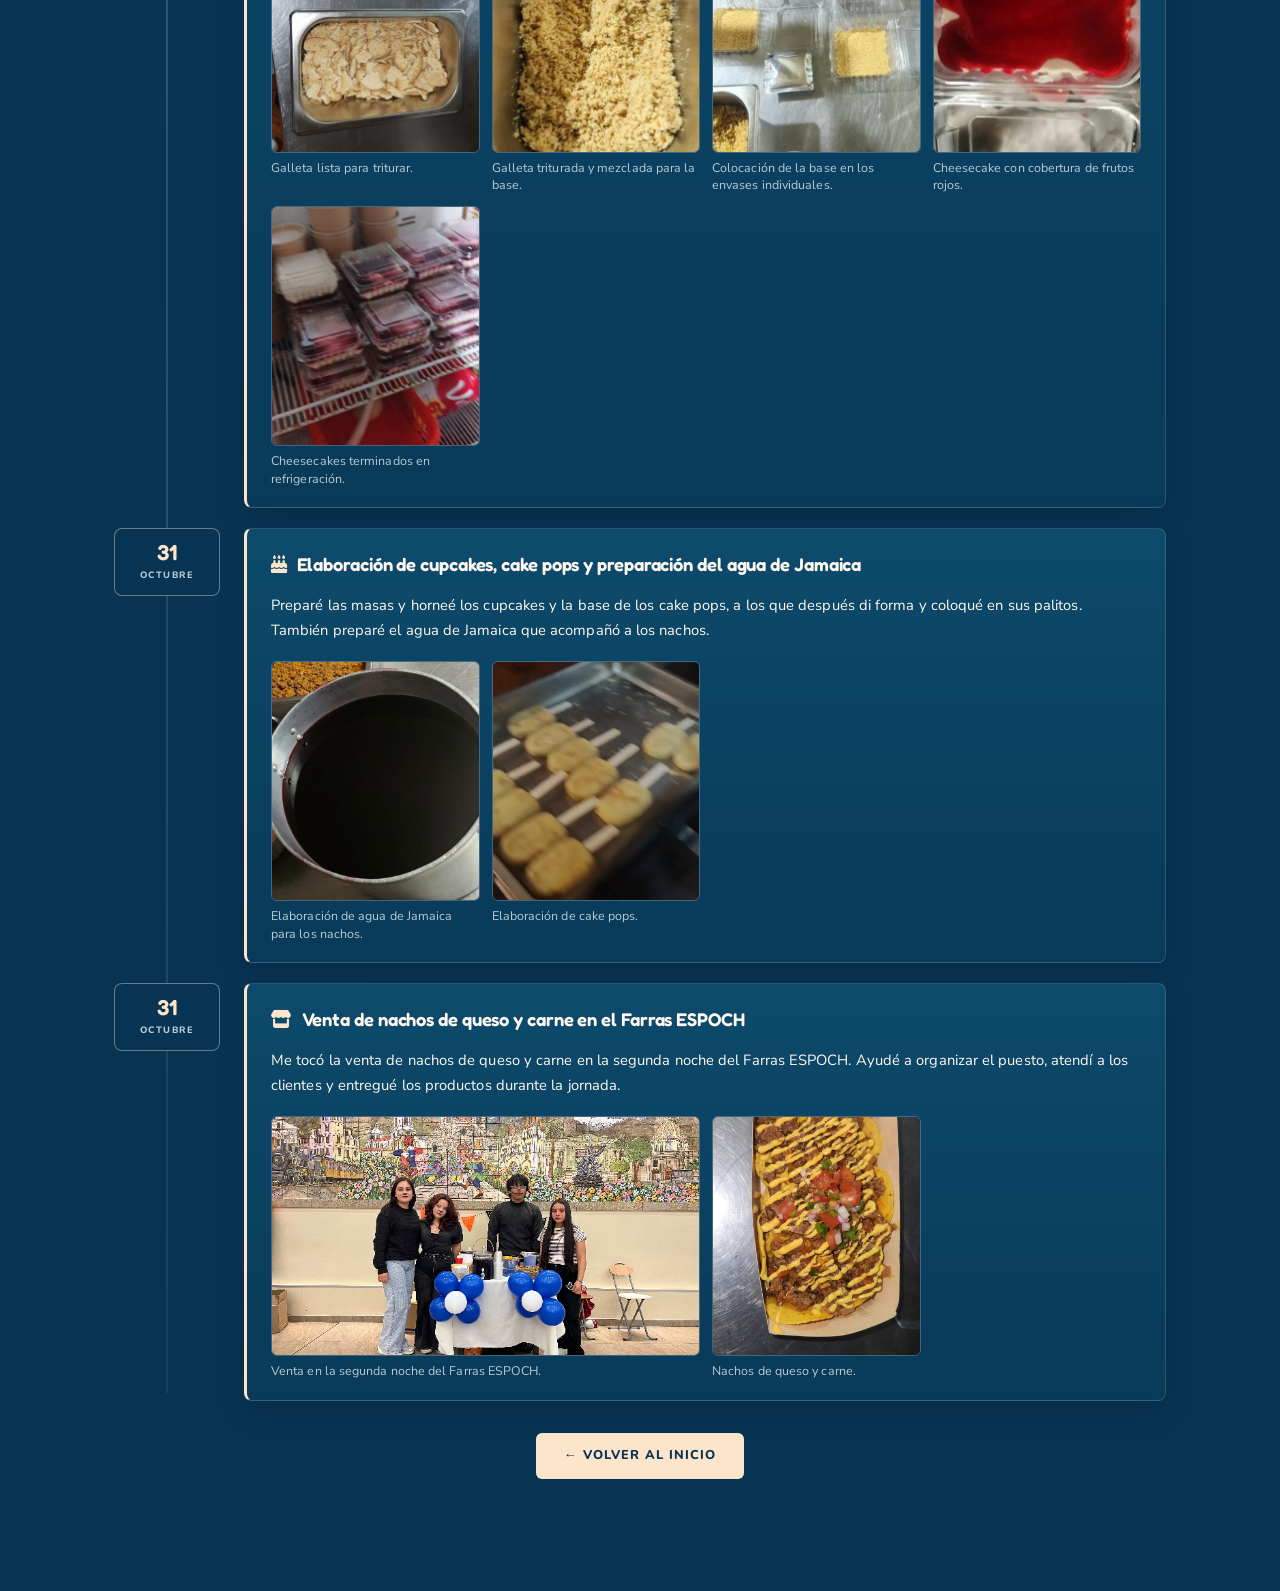
<file: octubre.html>
<!DOCTYPE html>
<html lang="es">
<head>
  <meta charset="UTF-8" />
  <meta name="viewport" content="width=device-width, initial-scale=1.0" />
  <title>Producción Octubre | Narve</title>
  <link href="https://fonts.googleapis.com/css2?family=Fredoka:wght@400;500;600;700&family=Nunito:wght@500;600;700;800&family=Nunito+Sans:ital,opsz,wght@0,6..12,300;0,6..12,400;0,6..12,600;0,6..12,700;1,6..12,400&display=swap" rel="stylesheet" />
  <link href="https://cdnjs.cloudflare.com/ajax/libs/font-awesome/6.5.0/css/all.min.css" rel="stylesheet" />
  <link rel="stylesheet" href="shared-effects.css" />
  <style>
    :root { --navy:#073453; --navy-mid:#0b4566; --navy-soft:#145572; --gold:#fde5cb; --gold-light:#fff0df; --cream:#fff1e2; --cream-dark:#f2cfaa; --white:#ffffff; --text-dim:#a8c1cf; --card-bg:rgba(11,69,102,0.85); --border:rgba(253,229,203,0.25); --radius:14px; }
    *, *::before, *::after { box-sizing:border-box; margin:0; padding:0; }
    html { scroll-behavior:smooth; }
    body { font-family:"Nunito Sans", sans-serif; background:var(--navy); color:var(--cream); overflow-x:hidden; line-height:1.7; }
    h1, h2, h3, h4 { font-family:"Fredoka", sans-serif; }
    body::before { content:""; position:fixed; inset:0; background-image:url("data:image/svg+xml,%3Csvg viewBox='0 0 256 256' xmlns='http://www.w3.org/2000/svg'%3E%3Cfilter id='noise'%3E%3CfeTurbulence type='fractalNoise' baseFrequency='0.9' numOctaves='4' stitchTiles='stitch'/%3E%3C/filter%3E%3Crect width='100%25' height='100%25' filter='url(%23noise)' opacity='0.04'/%3E%3C/svg%3E"); pointer-events:none; z-index:0; opacity:0.4; }
    nav { position:fixed; top:0; left:0; right:0; z-index:999; padding:0 2rem; height:70px; display:flex; align-items:center; justify-content:space-between; background:rgba(7,52,83,0.92); backdrop-filter:blur(12px); border-bottom:1px solid var(--border); }
    .nav-brand { font-family:"Fredoka", sans-serif; font-size:1.3rem; font-weight:600; color:var(--gold); text-decoration:none; }
    .nav-brand span { color:var(--cream); }
    nav a { color:var(--text-dim); text-decoration:none; font-size:0.75rem; font-weight:500; letter-spacing:0.07em; text-transform:uppercase; padding:0.4rem 0.7rem; border-radius:6px; transition:all 0.3s; }
    nav a:hover { color:var(--gold); background:rgba(253,229,203,0.08); }
    main { padding-top:100px; padding-bottom:80px; max-width:1100px; margin:0 auto; position:relative; z-index:1; padding-left:1.5rem; padding-right:1.5rem; }
    .page-header { text-align:center; margin-bottom:3rem; }
    .page-tag { font-family:"Nunito", sans-serif; font-size:0.65rem; color:var(--gold); letter-spacing:0.25em; text-transform:uppercase; display:block; margin-bottom:1rem; }
    .page-title { font-size:clamp(2.2rem, 4vw, 3rem); font-weight:300; color:var(--cream); }
    .page-title strong { color:var(--gold); font-weight:600; }
    .page-line { width:50px; height:2px; background:linear-gradient(90deg, var(--gold), var(--gold-light)); margin:1.5rem auto 0; border-radius:2px; }
    .page-desc { text-align:center; max-width:680px; margin:1.5rem auto 0; font-size:0.97rem; color:var(--text-dim); line-height:1.8; }
    .card { background:var(--card-bg); border:1px solid var(--border); border-radius:14px; padding:2rem; backdrop-filter:blur(10px); transition:all 0.35s; margin-bottom:1.5rem; }
    .card h3 { font-size:1.2rem; font-weight:600; color:var(--cream); margin-bottom:1rem; }
    .btn-next { display:inline-block; padding:0.75rem 1.75rem; background:var(--gold); color:var(--navy); text-decoration:none; border-radius:8px; font-weight:600; transition:0.3s; font-size:0.9rem; letter-spacing:0.07em; text-transform:uppercase; }
    .btn-next:hover { background:var(--gold-light); transform:translateY(-2px); }
    footer { position:fixed; bottom:0; width:100%; border-top:1px solid var(--border); padding:0.75rem 2rem; text-align:center; font-size:0.7rem; color:var(--text-dim); background:rgba(7,52,83,0.9); }
  </style>
  <link rel="stylesheet" href="brand.css" />
</head>
<body>
  <nav>
    <a class="nav-brand" href="index.html" aria-label="Narve - inicio"><img src="assets/narve-logo.png" alt="Narve: Creamos momentos, servimos sabor" /></a>
    <div style="display:flex; gap:0.3rem; flex-wrap:wrap;">
      <a href="index.html">Inicio</a>
      <a href="septiembre.html">Producción Septiembre</a>
      <a href="octubre.html" aria-current="page" style="color:var(--gold);">Producción Octubre</a>
    </div>
  </nav>

  <main>
    <div class="page-header">
      <span class="page-tag">02 — Departamento de Producción</span>
      <h1 class="page-title">Producción de <strong>Octubre</strong></h1>
      <div class="page-line"></div>
      <p class="page-desc">Producción de la empresa Narve durante octubre de 2026.</p>
    </div>

    <div class="prod-summary">
      <div class="prod-stat"><div class="num">11</div><div class="lbl">Productos elaborados</div></div>
    </div>

    <h2 class="prod-section-title">Mis actividades</h2>

    <ul class="prod-timeline">
      <li class="prod-item">
        <div class="prod-date"><span class="day">7</span><span class="month">Octubre</span></div>
        <div class="prod-card">
          <h3><i class="fas fa-clipboard-list"></i> Mise en place de las empanadas</h3>
          <ol class="prod-steps">
            <li>Limpieza y desinfección de mesas, utensilios y equipos de trabajo.</li>
            <li>Pesaje de los ingredientes de la masa y del relleno según la receta estándar.</li>
            <li>Preparación de la masa, reposo y porcionado.</li>
            <li>Preparación del relleno, enfriamiento y almacenamiento en refrigeración.</li>
          </ol>
          <div class="prod-gallery">
            <figure><img src="assets/octubre/empanadas-envasado-relleno.jpg" alt="Fundas de relleno de empanadas selladas al vacío sobre una mesa de acero" loading="lazy" /><figcaption>Envasado del relleno de las empanadas.</figcaption></figure>
          </div>
        </div>
      </li>
      <li class="prod-item">
        <div class="prod-date"><span class="day">9</span><span class="month">Octubre</span></div>
        <div class="prod-card">
          <h3><i class="fas fa-bread-slice"></i> Armado, horneado y empaquetado de empanadas</h3>
          <ol class="prod-steps">
            <li>Estirado de la masa y corte de los discos.</li>
            <li>Colocación del relleno, cerrado y repulgado de cada empanada.</li>
            <li>Distribución en latas y horneado hasta lograr un dorado uniforme.</li>
            <li>Enfriamiento sobre rejillas antes de manipularlas.</li>
            <li>Empaquetado en fundas transparentes y almacenamiento.</li>
          </ol>
          <div class="prod-gallery">
            <figure class="wide"><img src="assets/octubre/empanadas-enfriamiento.jpeg" alt="Empanadas horneadas sobre rejillas" loading="lazy" /><figcaption>Empanadas horneadas en enfriamiento sobre rejillas.</figcaption></figure>
            <figure><img src="assets/octubre/empanadas-funda.jpeg" alt="Empanadas dentro de una funda transparente" loading="lazy" /><figcaption>Empanadas empaquetadas en funda transparente.</figcaption></figure>
            <figure><img src="assets/octubre/empanadas-lote.jpeg" alt="Fundas de empanadas sobre una mesa de acero" loading="lazy" /><figcaption>Lote de empanadas empaquetadas listas para su entrega.</figcaption></figure>
          </div>
        </div>
      </li>
      <li class="prod-item">
        <div class="prod-date"><span class="day">16</span><span class="month">Octubre</span></div>
        <div class="prod-card">
          <h3><i class="fas fa-mug-saucer"></i> Elaboración de la colada morada</h3>
          <ol class="prod-steps">
            <li>Recepción del mise en place del día 14 de octubre.</li>
            <li>Limpieza y desinfección del área, ollas y utensilios.</li>
            <li>Calentamiento de la infusión de hierbas, especias y mortiño preparada en el mise en place.</li>
            <li>Disolución de la harina morada en líquido frío e incorporación a la olla, removiendo constantemente para evitar grumos.</li>
            <li>Cocción a fuego medio hasta espesar y ajuste de dulzor.</li>
            <li>Incorporación de las frutas picadas al final de la cocción.</li>
            <li>Envasado en vasos con tapa, distribuidos en la mesa de trabajo.</li>
          </ol>
          <div class="prod-gallery">
            <figure><img src="assets/octubre/colada-hierbas-mortino.jpeg" alt="Olla con hierbas aromáticas y mortiño en cocción" loading="lazy" /><figcaption>Cocción de hierbas aromáticas con mortiño para la base de la colada.</figcaption></figure>
            <figure><img src="assets/octubre/colada-frutas-picadas.jpeg" alt="Frutas picadas en recipientes de acero" loading="lazy" /><figcaption>Frutas picadas y separadas en recipientes.</figcaption></figure>
            <figure class="wide"><img src="assets/octubre/colada-insumos-cubiertos.jpeg" alt="Recipientes con insumos cubiertos con film" loading="lazy" /><figcaption>Insumos preparados y cubiertos, listos para refrigeración.</figcaption></figure>
            <figure><img src="assets/octubre/colada-elaboracion.jpg" alt="Cocinero junto a una olla con hierbas y frutas sobre la cocina industrial" loading="lazy" /><figcaption>Elaboración de la colada morada.</figcaption></figure>
            <figure><img src="assets/octubre/colada-coccion-frutas.jpeg" alt="Olla de colada morada con frutas" loading="lazy" /><figcaption>Colada morada con las frutas incorporadas.</figcaption></figure>
            <figure><img src="assets/octubre/colada-vasos-mesa.jpeg" alt="Vasos con la marca de la empresa alineados sobre la mesa de trabajo" loading="lazy" /><figcaption>Vasos distribuidos en la mesa de trabajo.</figcaption></figure>
          </div>
        </div>
      </li>
      <li class="prod-item">
        <div class="prod-date"><span class="day">17</span><span class="month">Octubre</span></div>
        <div class="prod-card">
          <h3><i class="fas fa-bread-slice"></i> Elaboración de guaguas de pan</h3>
          <p>Participé en la elaboración de las guaguas de pan, un producto tradicional de la temporada de Finados, desde la preparación de la masa hasta el horneado.</p>
          <ol class="prod-steps">
            <li>Pesaje de ingredientes y preparación de la masa.</li>
            <li>Amasado, reposo y porcionado.</li>
            <li>Formado de las guaguas, decorado y fermentado.</li>
            <li>Horneado y enfriamiento antes de su empaque.</li>
          </ol>
          <div class="prod-gallery">
            <figure><img src="assets/octubre/guaguas-referencia.png" alt="Guaguas de pan formadas sobre una bandeja con papel, antes del horneado" loading="lazy" /><figcaption>Guaguas de pan formadas. Imagen de referencia: laylita.com.</figcaption></figure>
          </div>
        </div>
      </li>
      <li class="prod-item">
        <div class="prod-date"><span class="day">27</span><span class="month">Octubre</span></div>
        <div class="prod-card">
          <h3><i class="fas fa-scale-balanced"></i> Estandarización de los nachos con carne</h3>
          <p>El martes 27 de octubre elaboré una unidad de nachos con carne para estandarizar las cantidades y evitar desperdicios.</p>
          <div class="prod-gallery">
            <figure><img src="assets/octubre/nachos-carne-queso.jpg" alt="Nachos con carne, queso y pico de gallo en una bandeja de cartón" loading="lazy" /><figcaption>Unidad de nachos con carne.</figcaption></figure>
          </div>
        </div>
      </li>
      <li class="prod-item">
        <div class="prod-date"><span class="day">29</span><span class="month">Octubre</span></div>
        <div class="prod-card">
          <h3><i class="fas fa-ice-cream"></i> Elaboración de helado sabor a colada morada</h3>
          <p>Elaboré helado sabor a colada morada el jueves 29 de octubre para el evento Finados Fest del viernes 30. Trabajé la mezcla con batidor hasta lograr una textura homogénea y cremosa, y la llevé a congelación para tenerla lista a tiempo.</p>
          <div class="prod-gallery">
            <figure><img src="assets/octubre/helado-colada-morada.jpg" alt="Mezcla del helado sabor a colada morada en un recipiente, con un batidor" loading="lazy" /><figcaption>Preparación del helado sabor a colada morada.</figcaption></figure>
          </div>
        </div>
      </li>
      <li class="prod-item">
        <div class="prod-date"><span class="day">30</span><span class="month">Octubre</span></div>
        <div class="prod-card">
          <h3><i class="fas fa-layer-group"></i> Armado de las lasañas</h3>
          <p>Junto con el equipo, armé las lasañas en bandejas de aluminio individuales, alternando las capas de pasta, salsa y queso, y cuidando que todas quedaran uniformes y listas para su entrega.</p>
          <div class="prod-gallery">
            <figure><img src="assets/octubre/lasanas-armado.png" alt="Dos integrantes del equipo armando lasañas en bandejas de aluminio" loading="lazy" /><figcaption>Armado de las lasañas.</figcaption></figure>
          </div>
        </div>
      </li>
      <li class="prod-item">
        <div class="prod-date"><span class="day">31</span><span class="month">Octubre</span></div>
        <div class="prod-card">
          <h3><i class="fas fa-cheese"></i> Elaboración de cheesecake</h3>
          <p>Producción destinada al evento del Boulevard del 1 y 2 de noviembre.</p>
          <ol class="prod-steps">
            <li>Limpieza y desinfección del área de trabajo y de los envases individuales.</li>
            <li>Triturado de la galleta y mezcla con mantequilla derretida para formar la base.</li>
            <li>Distribución y compactado de la base en cada envase.</li>
            <li>Preparación de la crema de queso y llenado de los envases.</li>
            <li>Refrigeración hasta que el relleno tome consistencia.</li>
            <li>Colocación de la cobertura de frutos rojos.</li>
            <li>Tapado de los envases y almacenamiento en refrigeración hasta su entrega.</li>
          </ol>
          <div class="prod-gallery">
            <figure><img src="assets/octubre/cheesecake-galleta.jpeg" alt="Galletas troceadas en bandejas de acero" loading="lazy" /><figcaption>Galleta lista para triturar.</figcaption></figure>
            <figure><img src="assets/octubre/cheesecake-galleta-triturada.jpeg" alt="Galleta triturada en una bandeja de acero" loading="lazy" /><figcaption>Galleta triturada y mezclada para la base.</figcaption></figure>
            <figure><img src="assets/octubre/cheesecake-base-envases.jpeg" alt="Envases individuales con la base de galleta" loading="lazy" /><figcaption>Colocación de la base en los envases individuales.</figcaption></figure>
            <figure><img src="assets/octubre/cheesecake-cobertura.jpeg" alt="Cheesecake con cobertura de frutos rojos en su envase" loading="lazy" /><figcaption>Cheesecake con cobertura de frutos rojos.</figcaption></figure>
            <figure><img src="assets/octubre/cheesecake-refrigeracion.jpeg" alt="Cheesecakes en envases cerrados dentro de la refrigeradora" loading="lazy" /><figcaption>Cheesecakes terminados en refrigeración.</figcaption></figure>
          </div>
        </div>
      </li>
      <li class="prod-item">
        <div class="prod-date"><span class="day">31</span><span class="month">Octubre</span></div>
        <div class="prod-card">
          <h3><i class="fas fa-cake-candles"></i> Elaboración de cupcakes, cake pops y preparación del agua de Jamaica</h3>
          <p>Preparé las masas y horneé los cupcakes y la base de los cake pops, a los que después di forma y coloqué en sus palitos. También preparé el agua de Jamaica que acompañó a los nachos.</p>
          <div class="prod-gallery">
            <figure><img src="assets/octubre/agua-jamaica.png" alt="Olla con agua de Jamaica" loading="lazy" /><figcaption>Elaboración de agua de Jamaica para los nachos.</figcaption></figure>
            <figure><img src="assets/octubre/cake-pops.png" alt="Cake pops en una bandeja" loading="lazy" /><figcaption>Elaboración de cake pops.</figcaption></figure>
          </div>
        </div>
      </li>
      <li class="prod-item">
        <div class="prod-date"><span class="day">31</span><span class="month">Octubre</span></div>
        <div class="prod-card">
          <h3><i class="fas fa-store"></i> Venta de nachos de queso y carne en el Farras ESPOCH</h3>
          <p>Me tocó la venta de nachos de queso y carne en la segunda noche del Farras ESPOCH. Ayudé a organizar el puesto, atendí a los clientes y entregué los productos durante la jornada.</p>
          <div class="prod-gallery">
            <figure class="wide"><img src="assets/octubre/venta-farras.jpeg" alt="Equipo de ventas junto a su puesto decorado con globos azules y blancos" loading="lazy" /><figcaption>Venta en la segunda noche del Farras ESPOCH.</figcaption></figure>
            <figure><img src="assets/octubre/nachos-carne-queso.jpg" alt="Nachos con carne, queso y pico de gallo en una bandeja de cartón" loading="lazy" /><figcaption>Nachos de queso y carne.</figcaption></figure>
          </div>
        </div>
      </li>
    </ul>

    <div style="text-align:center; margin:2rem 0;">
      <a href="index.html" class="btn-next">&larr; Volver al inicio</a>
    </div>
  </main>

  <footer>
    <p><strong>Eduardo Alexander Ilbay Saca</strong> &nbsp;·&nbsp; ESPOCH &nbsp;·&nbsp; Gerencia en Alimentos &nbsp;·&nbsp; 2026</p>
  </footer>
  <script src="cursor-effects.js"></script>
</body>
</html>
</file>
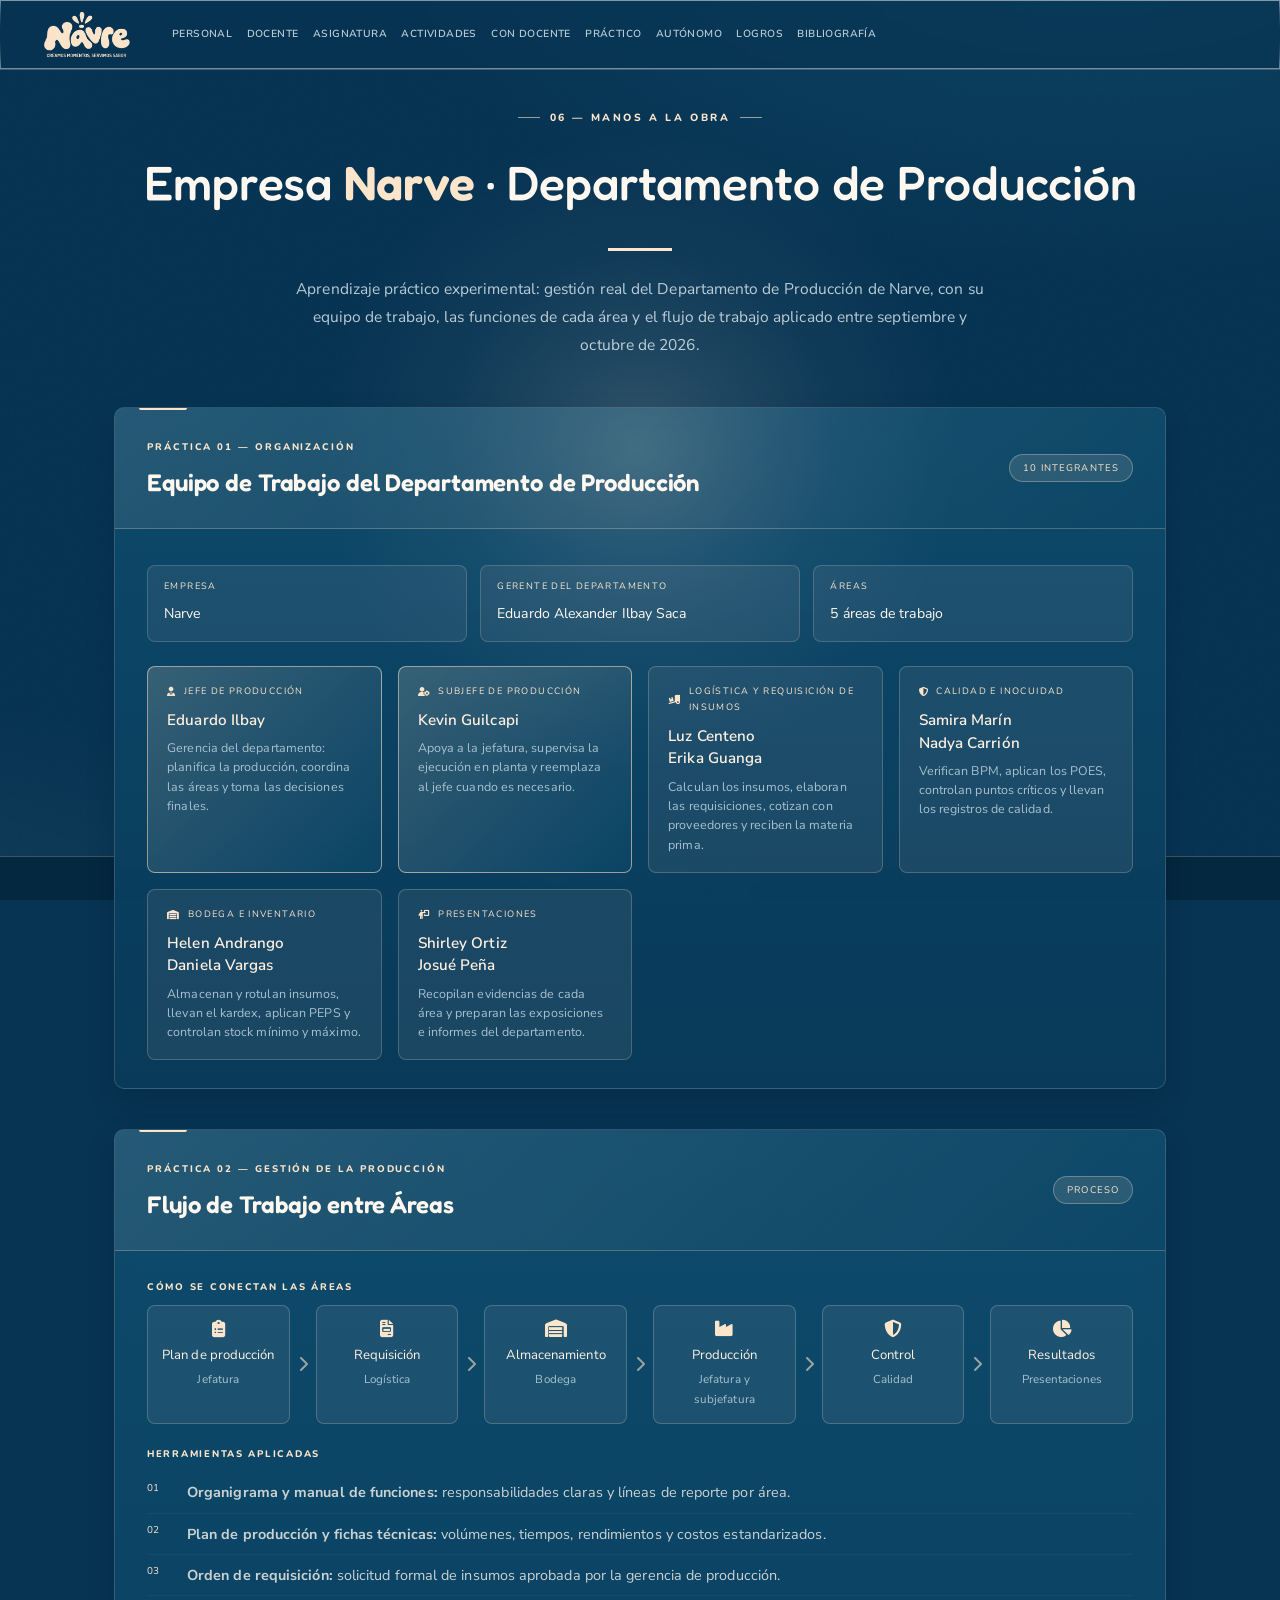
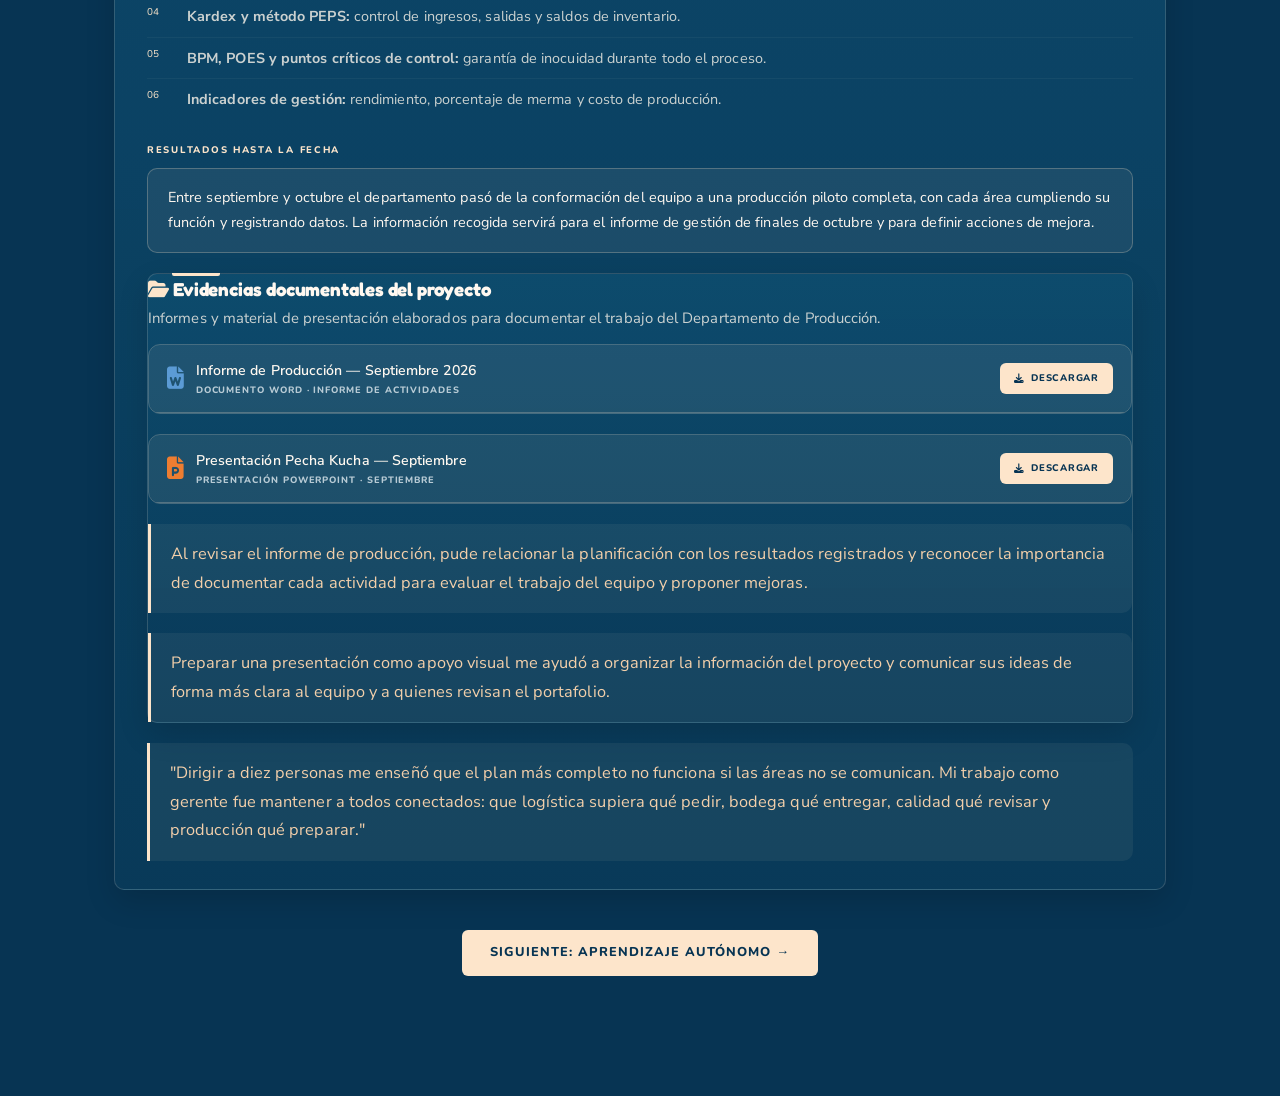
<file: practico.html>
<!DOCTYPE html>
<html lang="es">
<head>
  <meta charset="UTF-8" />
  <meta name="viewport" content="width=device-width, initial-scale=1.0" />
  <title>Empresa Narve · Producción | Portafolio</title>
  <link href="https://fonts.googleapis.com/css2?family=Fredoka:wght@400;500;600;700&family=Nunito:wght@500;600;700;800&family=Nunito+Sans:ital,opsz,wght@0,6..12,300;0,6..12,400;0,6..12,600;0,6..12,700;1,6..12,400&display=swap" rel="stylesheet" />
  <link href="https://cdnjs.cloudflare.com/ajax/libs/font-awesome/6.5.0/css/all.min.css" rel="stylesheet" />
  <link rel="stylesheet" href="shared-effects.css" />
  <style>
    :root { --navy:#073453; --navy-mid:#0b4566; --navy-soft:#145572; --gold:#fde5cb; --gold-light:#fff0df; --cream:#fff1e2; --cream-dark:#f2cfaa; --white:#ffffff; --text-dim:#a8c1cf; --card-bg:rgba(11,69,102,0.85); --border:rgba(253,229,203,0.25); --radius:14px; }
    *, *::before, *::after { box-sizing:border-box; margin:0; padding:0; }
    html { scroll-behavior:smooth; }
    body { font-family:"Nunito Sans", sans-serif; background:var(--navy); color:var(--cream); overflow-x:hidden; line-height:1.7; }
    h1, h2, h3, h4 { font-family:"Fredoka", sans-serif; }
    body::before { content:""; position:fixed; inset:0; background-image:url("data:image/svg+xml,%3Csvg viewBox='0 0 256 256' xmlns='http://www.w3.org/2000/svg'%3E%3Cfilter id='noise'%3E%3CfeTurbulence type='fractalNoise' baseFrequency='0.9' numOctaves='4' stitchTiles='stitch'/%3E%3C/filter%3E%3Crect width='100%25' height='100%25' filter='url(%23noise)' opacity='0.04'/%3E%3C/svg%3E"); pointer-events:none; z-index:0; opacity:0.4; }
    nav { position:fixed; top:0; left:0; right:0; z-index:999; padding:0 2rem; height:70px; display:flex; align-items:center; justify-content:space-between; background:rgba(7,52,83,0.92); backdrop-filter:blur(12px); border-bottom:1px solid var(--border); }
    .nav-brand { font-family:"Fredoka", sans-serif; font-size:1.3rem; font-weight:600; color:var(--gold); text-decoration:none; }
    .nav-brand span { color:var(--cream); }
    nav a { color:var(--text-dim); text-decoration:none; font-size:0.75rem; font-weight:500; letter-spacing:0.07em; text-transform:uppercase; padding:0.4rem 0.7rem; border-radius:6px; transition:all 0.3s; }
    nav a:hover { color:var(--gold); background:rgba(253,229,203,0.08); }
    main { padding-top:100px; padding-bottom:80px; max-width:1100px; margin:0 auto; position:relative; z-index:1; padding-left:1.5rem; padding-right:1.5rem; }
    .page-header { text-align:center; margin-bottom:3rem; }
    .page-tag { font-family:"Nunito", sans-serif; font-size:0.65rem; color:var(--gold); letter-spacing:0.25em; text-transform:uppercase; display:block; margin-bottom:1rem; }
    .page-title { font-size:clamp(2.2rem, 4vw, 3rem); font-weight:300; color:var(--cream); }
    .page-title strong { color:var(--gold); font-weight:600; }
    .page-line { width:50px; height:2px; background:linear-gradient(90deg, var(--gold), var(--gold-light)); margin:1.5rem auto 0; border-radius:2px; }
    .page-desc { text-align:center; max-width:700px; margin:1.5rem auto 0; font-size:0.97rem; color:var(--text-dim); line-height:1.8; }

    /* Practice card */
    .practice { background:var(--card-bg); border:1px solid var(--border); border-radius:16px; overflow:hidden; margin-bottom:2.5rem; backdrop-filter:blur(10px); transition:border-color 0.35s; }
    .practice:hover { border-color:rgba(253,229,203,0.45); }
    .practice-header { padding:1.5rem 2rem; background:linear-gradient(135deg, rgba(253,229,203,0.1), rgba(11,69,102,0.5)); border-bottom:1px solid var(--border); display:flex; align-items:center; justify-content:space-between; flex-wrap:wrap; gap:0.75rem; }
    .practice-number { font-family:"Nunito", sans-serif; font-size:0.6rem; color:var(--gold); letter-spacing:0.2em; text-transform:uppercase; }
    .practice-title { font-family:"Fredoka", sans-serif; font-size:1.5rem; font-weight:600; color:var(--cream); margin-top:0.25rem; }
    .practice-badge { font-family:"Nunito", sans-serif; font-size:0.6rem; letter-spacing:0.12em; text-transform:uppercase; padding:0.3rem 0.8rem; border-radius:999px; background:rgba(253,229,203,0.12); border:1px solid rgba(253,229,203,0.3); color:var(--gold); white-space:nowrap; }
    .practice-body { padding:1.75rem 2rem; }

    .section-label { font-family:"Nunito", sans-serif; font-size:0.6rem; color:var(--gold); letter-spacing:0.18em; text-transform:uppercase; display:block; margin-bottom:0.6rem; margin-top:1.4rem; }
    .section-label:first-child { margin-top:0; }
    p.body-text { font-size:0.93rem; color:rgba(245,240,232,0.82); line-height:1.8; margin-bottom:0.5rem; }

    .info-grid { display:grid; grid-template-columns:repeat(auto-fit, minmax(190px, 1fr)); gap:0.85rem; margin-top:0.5rem; }
    .info-box { background:rgba(253,229,203,0.07); border:1px solid rgba(253,229,203,0.18); border-radius:10px; padding:0.85rem 1rem; }
    .info-box .lbl { font-family:"Nunito", sans-serif; font-size:0.58rem; color:var(--gold); letter-spacing:0.15em; text-transform:uppercase; display:block; margin-bottom:0.3rem; }
    .info-box .val { font-size:0.88rem; color:var(--cream); }

    .steps { list-style:none; counter-reset:step-counter; }
    .steps li { counter-increment:step-counter; padding:0.5rem 0 0.5rem 2.5rem; position:relative; font-size:0.9rem; color:rgba(245,240,232,0.82); border-bottom:1px solid rgba(255,255,255,0.04); }
    .steps li:last-child { border-bottom:none; }
    .steps li::before { content:counter(step-counter, decimal-leading-zero); position:absolute; left:0; top:0.5rem; font-family:"Nunito", sans-serif; font-size:0.62rem; color:var(--gold); }

    .result-box { background:rgba(253,229,203,0.07); border:1px solid rgba(253,229,203,0.25); border-radius:10px; padding:1rem 1.25rem; margin-top:0.5rem; }
    .result-box p { font-size:0.9rem; color:var(--cream); line-height:1.75; }

    .reflection { background:rgba(253,229,203,0.06); border-left:3px solid var(--gold); border-radius:0 10px 10px 0; padding:1rem 1.25rem; margin-top:1.25rem; }
    .reflection p { font-family:"Fredoka", sans-serif; font-style:italic; font-size:1.02rem; color:var(--cream-dark); line-height:1.75; }

    /* Document preview & download */
    .doc-block { border:1px solid var(--border); border-radius:12px; overflow:hidden; margin-top:0.75rem; }
    .doc-block + .doc-block { margin-top:1.25rem; }
    .doc-bar { display:flex; align-items:center; justify-content:space-between; gap:1rem; padding:0.85rem 1.1rem; background:rgba(253,229,203,0.08); border-bottom:1px solid var(--border); flex-wrap:wrap; }
    .doc-info { display:flex; align-items:center; gap:0.75rem; }
    .doc-icon { font-size:1.4rem; flex-shrink:0; }
    .doc-icon.pdf { color:#e74c3c; }
    .doc-icon.ppt { color:#d35400; }
    .doc-name { font-size:0.88rem; font-weight:600; color:var(--cream); }
    .doc-type { font-family:"Nunito", sans-serif; font-size:0.58rem; color:var(--text-dim); letter-spacing:0.1em; text-transform:uppercase; }
    .doc-actions { display:flex; gap:0.5rem; flex-shrink:0; }
    .btn-download { display:inline-flex; align-items:center; gap:0.4rem; background:var(--gold); color:var(--navy); font-family:"Nunito", sans-serif; font-size:0.6rem; letter-spacing:0.1em; text-transform:uppercase; font-weight:700; padding:0.45rem 0.9rem; border-radius:6px; text-decoration:none; transition:0.25s; }
    .btn-download:hover { background:var(--gold-light); transform:translateY(-1px); }
    .btn-preview { display:inline-flex; align-items:center; gap:0.4rem; background:rgba(253,229,203,0.12); border:1px solid rgba(253,229,203,0.3); color:var(--gold); font-family:"Nunito", sans-serif; font-size:0.6rem; letter-spacing:0.1em; text-transform:uppercase; padding:0.45rem 0.9rem; border-radius:6px; text-decoration:none; transition:0.25s; cursor:pointer; }
    .btn-preview:hover { background:rgba(253,229,203,0.22); border-color:var(--gold); }
    .pdf-embed { width:100%; height:520px; border:none; display:block; background:#fff; }
    .pdf-collapsed { display:none; }

    /* Nota para PPTX */
    .pptx-note { padding:2.5rem 1.5rem; text-align:center; background:rgba(253,229,203,0.04); }
    .pptx-note i { font-size:3rem; color:rgba(253,229,203,0.3); margin-bottom:1rem; display:block; }
    .pptx-note p { font-size:0.85rem; color:var(--text-dim); margin-bottom:1rem; }

    .btn-next { display:inline-block; padding:0.75rem 1.75rem; background:var(--gold); color:var(--navy); text-decoration:none; border-radius:8px; font-weight:600; transition:0.3s; font-size:0.9rem; letter-spacing:0.07em; text-transform:uppercase; }
    .btn-next:hover { background:var(--gold-light); transform:translateY(-2px); }
    footer { position:fixed; bottom:0; width:100%; border-top:1px solid var(--border); padding:0.75rem 2rem; text-align:center; font-size:0.7rem; color:var(--text-dim); background:rgba(7,52,83,0.9); }
    @media (max-width:700px) { main { padding:6rem 1.25rem 80px; } .practice-header, .practice-body { padding:1.25rem; } .pdf-embed { height:360px; } }
  </style>
  <link rel="stylesheet" href="brand.css" />
</head>
<body>
  <nav>
    <a class="nav-brand" href="index.html" aria-label="Narve - inicio"><img src="assets/narve-logo.png" alt="Narve: Creamos momentos, servimos sabor" /></a>
    <div style="display:flex; gap:0.3rem; flex-wrap:wrap;">
      <a href="personal.html">Personal</a>
      <a href="docente.html">Docente</a>
      <a href="asignatura.html">Asignatura</a>
      <a href="medio-ciclo.html">Actividades</a>
      <a href="contacto-docente.html">Con Docente</a>
      <a href="practico.html">Práctico</a>
      <a href="autonomo.html">Autónomo</a>
      <a href="logros.html">Logros</a>
      <a href="bibliografia.html">Bibliografía</a>
    </div>
  </nav>

  <main>
    <div class="page-header">
      <span class="page-tag">06 — Manos a la Obra</span>
      <h1 class="page-title">Empresa <strong>Narve</strong> · Departamento de Producción</h1>
      <div class="page-line"></div>
      <p class="page-desc">
        Aprendizaje práctico experimental: gestión real del Departamento de Producción de Narve, con su equipo
        de trabajo, las funciones de cada área y el flujo de trabajo aplicado entre septiembre y octubre de 2026.
      </p>
    </div>

    <!-- PRÁCTICA 01 — EQUIPO -->
    <div class="practice">
      <div class="practice-header">
        <div>
          <span class="practice-number">Práctica 01 — Organización</span>
          <h2 class="practice-title">Equipo de Trabajo del Departamento de Producción</h2>
        </div>
        <span class="practice-badge">10 integrantes</span>
      </div>
      <div class="practice-body">

        <div class="info-grid" style="margin-bottom:1.5rem;">
          <div class="info-box">
            <span class="lbl">Empresa</span>
            <span class="val">Narve</span>
          </div>
          <div class="info-box">
            <span class="lbl">Gerente del departamento</span>
            <span class="val">Eduardo Alexander Ilbay Saca</span>
          </div>
          <div class="info-box">
            <span class="lbl">Áreas</span>
            <span class="val">5 áreas de trabajo</span>
          </div>
        </div>

        <div class="team-grid">
          <div class="team-card lead">
            <span class="area"><i class="fas fa-user-tie"></i> Jefe de Producción</span>
            <div class="person">Eduardo Ilbay</div>
            <p class="role">Gerencia del departamento: planifica la producción, coordina las áreas y toma las decisiones finales.</p>
          </div>
          <div class="team-card lead">
            <span class="area"><i class="fas fa-user-gear"></i> Subjefe de Producción</span>
            <div class="person">Kevin Guilcapi</div>
            <p class="role">Apoya a la jefatura, supervisa la ejecución en planta y reemplaza al jefe cuando es necesario.</p>
          </div>
          <div class="team-card">
            <span class="area"><i class="fas fa-truck-ramp-box"></i> Logística y Requisición de Insumos</span>
            <div class="person">Luz Centeno<br>Erika Guanga</div>
            <p class="role">Calculan los insumos, elaboran las requisiciones, cotizan con proveedores y reciben la materia prima.</p>
          </div>
          <div class="team-card">
            <span class="area"><i class="fas fa-shield-halved"></i> Calidad e Inocuidad</span>
            <div class="person">Samira Marín<br>Nadya Carrión</div>
            <p class="role">Verifican BPM, aplican los POES, controlan puntos críticos y llevan los registros de calidad.</p>
          </div>
          <div class="team-card">
            <span class="area"><i class="fas fa-warehouse"></i> Bodega e Inventario</span>
            <div class="person">Helen Andrango<br>Daniela Vargas</div>
            <p class="role">Almacenan y rotulan insumos, llevan el kardex, aplican PEPS y controlan stock mínimo y máximo.</p>
          </div>
          <div class="team-card">
            <span class="area"><i class="fas fa-person-chalkboard"></i> Presentaciones</span>
            <div class="person">Shirley Ortiz<br>Josué Peña</div>
            <p class="role">Recopilan evidencias de cada área y preparan las exposiciones e informes del departamento.</p>
          </div>
        </div>
      </div>
    </div>

    <!-- PRÁCTICA 02 — FLUJO -->
    <div class="practice">
      <div class="practice-header">
        <div>
          <span class="practice-number">Práctica 02 — Gestión de la Producción</span>
          <h2 class="practice-title">Flujo de Trabajo entre Áreas</h2>
        </div>
        <span class="practice-badge">Proceso</span>
      </div>
      <div class="practice-body">

        <span class="section-label">Cómo se conectan las áreas</span>
        <div class="flow">
          <div class="flow-step"><i class="fas fa-clipboard-list"></i>Plan de producción<small>Jefatura</small></div>
          <div class="flow-arrow"><i class="fas fa-chevron-right"></i></div>
          <div class="flow-step"><i class="fas fa-file-invoice"></i>Requisición<small>Logística</small></div>
          <div class="flow-arrow"><i class="fas fa-chevron-right"></i></div>
          <div class="flow-step"><i class="fas fa-warehouse"></i>Almacenamiento<small>Bodega</small></div>
          <div class="flow-arrow"><i class="fas fa-chevron-right"></i></div>
          <div class="flow-step"><i class="fas fa-industry"></i>Producción<small>Jefatura y subjefatura</small></div>
          <div class="flow-arrow"><i class="fas fa-chevron-right"></i></div>
          <div class="flow-step"><i class="fas fa-shield-halved"></i>Control<small>Calidad</small></div>
          <div class="flow-arrow"><i class="fas fa-chevron-right"></i></div>
          <div class="flow-step"><i class="fas fa-chart-pie"></i>Resultados<small>Presentaciones</small></div>
        </div>

        <span class="section-label">Herramientas aplicadas</span>
        <ol class="steps">
          <li><strong>Organigrama y manual de funciones:</strong> responsabilidades claras y líneas de reporte por área.</li>
          <li><strong>Plan de producción y fichas técnicas:</strong> volúmenes, tiempos, rendimientos y costos estandarizados.</li>
          <li><strong>Orden de requisición:</strong> solicitud formal de insumos aprobada por la gerencia de producción.</li>
          <li><strong>Kardex y método PEPS:</strong> control de ingresos, salidas y saldos de inventario.</li>
          <li><strong>BPM, POES y puntos críticos de control:</strong> garantía de inocuidad durante todo el proceso.</li>
          <li><strong>Indicadores de gestión:</strong> rendimiento, porcentaje de merma y costo de producción.</li>
        </ol>

        <span class="section-label">Resultados hasta la fecha</span>
        <div class="result-box">
          <p>Entre septiembre y octubre el departamento pasó de la conformación del equipo a una producción piloto completa, con cada área cumpliendo su función y registrando datos. La información recogida servirá para el informe de gestión de finales de octubre y para definir acciones de mejora.</p>
        </div>

        <div class="card" style="margin:1.25rem 0 0;">
          <h3><i class="fas fa-folder-open" style="color:var(--gold);"></i> Evidencias documentales del proyecto</h3>
          <p class="body-text">Informes y material de presentación elaborados para documentar el trabajo del Departamento de Producción.</p>

          <div class="doc-block">
            <div class="doc-bar">
              <div class="doc-info">
                <i class="fas fa-file-word doc-icon" style="color:#5b9bd5;"></i>
                <div>
                  <div class="doc-name">Informe de Producción — Septiembre 2026</div>
                  <div class="doc-type">Documento Word · Informe de actividades</div>
                </div>
              </div>
              <div class="doc-actions">
                <a class="btn-download" href="aprendizaje%20practico%20experimetal/NAVRE_Informe_Produccion_Septiembre_corregido.docx" download>
                  <i class="fas fa-download"></i> Descargar
                </a>
              </div>
            </div>
          </div>

          <div class="doc-block">
            <div class="doc-bar">
              <div class="doc-info">
                <i class="fas fa-file-powerpoint doc-icon" style="color:#ed7d31;"></i>
                <div>
                  <div class="doc-name">Presentación Pecha Kucha — Septiembre</div>
                  <div class="doc-type">Presentación PowerPoint · Septiembre</div>
                </div>
              </div>
              <div class="doc-actions">
                <a class="btn-download" href="aprendizaje%20practico%20experimetal/Presentacion_PechaKucha_Septiembre.pptx" download>
                  <i class="fas fa-download"></i> Descargar
                </a>
              </div>
            </div>
          </div>

          <div class="reflection">
            <p>Al revisar el informe de producción, pude relacionar la planificación con los resultados registrados y reconocer la importancia de documentar cada actividad para evaluar el trabajo del equipo y proponer mejoras.</p>
          </div>
          <div class="reflection">
            <p>Preparar una presentación como apoyo visual me ayudó a organizar la información del proyecto y comunicar sus ideas de forma más clara al equipo y a quienes revisan el portafolio.</p>
          </div>
        </div>

        <div class="reflection">
          <p>"Dirigir a diez personas me enseñó que el plan más completo no funciona si las áreas no se comunican. Mi trabajo como gerente fue mantener a todos conectados: que logística supiera qué pedir, bodega qué entregar, calidad qué revisar y producción qué preparar."</p>
        </div>
      </div>
    </div>

    <div style="text-align:center; margin:2.5rem 0;">
      <a href="autonomo.html" class="btn-next">Siguiente: Aprendizaje Autónomo &rarr;</a>
    </div>
  </main>

  <footer>
    <p><strong>Eduardo Alexander Ilbay Saca</strong> &nbsp;·&nbsp; 2026</p>
  </footer>

  <script>
    function togglePdf(id) {
      var el = document.getElementById(id);
      var isHidden = el.classList.contains('pdf-collapsed');
      el.classList.toggle('pdf-collapsed', !isHidden);
      el.classList.toggle('pdf-open', isHidden);
      // Update button text
      var btn = el.previousElementSibling.querySelector('.btn-preview');
      btn.setAttribute('aria-expanded', String(isHidden));
      btn.innerHTML = isHidden
        ? '<i class="fas fa-eye-slash"></i> Ocultar'
        : '<i class="fas fa-eye"></i> Vista previa';
    }
  </script>
  <script src="cursor-effects.js"></script>
</body>
</html>
</file>
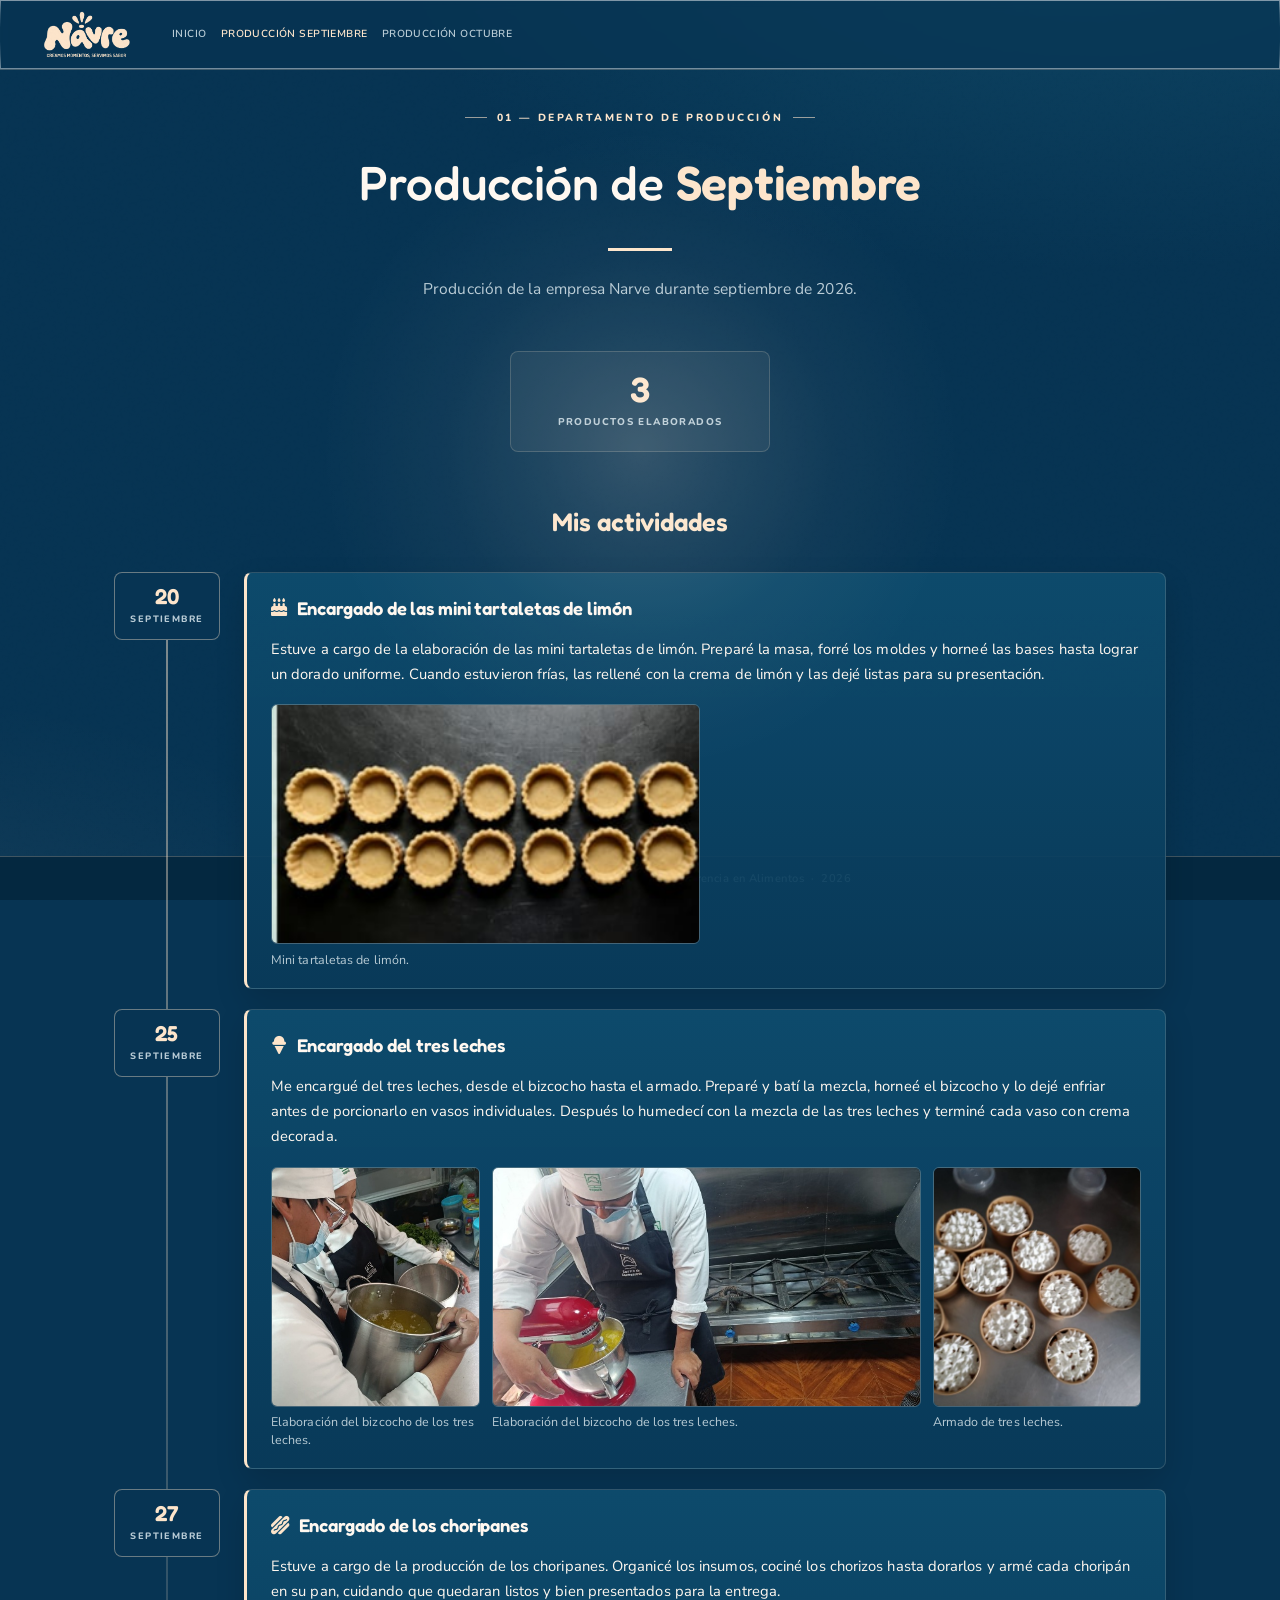
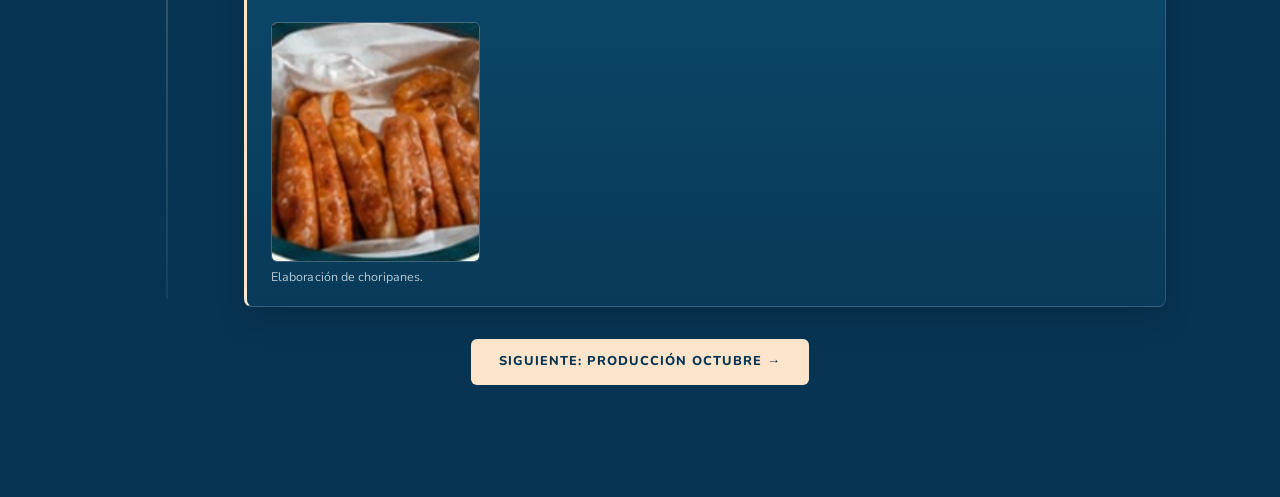
<file: septiembre.html>
<!DOCTYPE html>
<html lang="es">
<head>
  <meta charset="UTF-8" />
  <meta name="viewport" content="width=device-width, initial-scale=1.0" />
  <title>Producción Septiembre | Narve</title>
  <link href="https://fonts.googleapis.com/css2?family=Fredoka:wght@400;500;600;700&family=Nunito:wght@500;600;700;800&family=Nunito+Sans:ital,opsz,wght@0,6..12,300;0,6..12,400;0,6..12,600;0,6..12,700;1,6..12,400&display=swap" rel="stylesheet" />
  <link href="https://cdnjs.cloudflare.com/ajax/libs/font-awesome/6.5.0/css/all.min.css" rel="stylesheet" />
  <link rel="stylesheet" href="shared-effects.css" />
  <style>
    :root { --navy:#073453; --navy-mid:#0b4566; --navy-soft:#145572; --gold:#fde5cb; --gold-light:#fff0df; --cream:#fff1e2; --cream-dark:#f2cfaa; --white:#ffffff; --text-dim:#a8c1cf; --card-bg:rgba(11,69,102,0.85); --border:rgba(253,229,203,0.25); --radius:14px; }
    *, *::before, *::after { box-sizing:border-box; margin:0; padding:0; }
    html { scroll-behavior:smooth; }
    body { font-family:"Nunito Sans", sans-serif; background:var(--navy); color:var(--cream); overflow-x:hidden; line-height:1.7; }
    h1, h2, h3, h4 { font-family:"Fredoka", sans-serif; }
    body::before { content:""; position:fixed; inset:0; background-image:url("data:image/svg+xml,%3Csvg viewBox='0 0 256 256' xmlns='http://www.w3.org/2000/svg'%3E%3Cfilter id='noise'%3E%3CfeTurbulence type='fractalNoise' baseFrequency='0.9' numOctaves='4' stitchTiles='stitch'/%3E%3C/filter%3E%3Crect width='100%25' height='100%25' filter='url(%23noise)' opacity='0.04'/%3E%3C/svg%3E"); pointer-events:none; z-index:0; opacity:0.4; }
    nav { position:fixed; top:0; left:0; right:0; z-index:999; padding:0 2rem; height:70px; display:flex; align-items:center; justify-content:space-between; background:rgba(7,52,83,0.92); backdrop-filter:blur(12px); border-bottom:1px solid var(--border); }
    .nav-brand { font-family:"Fredoka", sans-serif; font-size:1.3rem; font-weight:600; color:var(--gold); text-decoration:none; }
    .nav-brand span { color:var(--cream); }
    nav a { color:var(--text-dim); text-decoration:none; font-size:0.75rem; font-weight:500; letter-spacing:0.07em; text-transform:uppercase; padding:0.4rem 0.7rem; border-radius:6px; transition:all 0.3s; }
    nav a:hover { color:var(--gold); background:rgba(253,229,203,0.08); }
    main { padding-top:100px; padding-bottom:80px; max-width:1100px; margin:0 auto; position:relative; z-index:1; padding-left:1.5rem; padding-right:1.5rem; }
    .page-header { text-align:center; margin-bottom:3rem; }
    .page-tag { font-family:"Nunito", sans-serif; font-size:0.65rem; color:var(--gold); letter-spacing:0.25em; text-transform:uppercase; display:block; margin-bottom:1rem; }
    .page-title { font-size:clamp(2.2rem, 4vw, 3rem); font-weight:300; color:var(--cream); }
    .page-title strong { color:var(--gold); font-weight:600; }
    .page-line { width:50px; height:2px; background:linear-gradient(90deg, var(--gold), var(--gold-light)); margin:1.5rem auto 0; border-radius:2px; }
    .page-desc { text-align:center; max-width:680px; margin:1.5rem auto 0; font-size:0.97rem; color:var(--text-dim); line-height:1.8; }
    .card { background:var(--card-bg); border:1px solid var(--border); border-radius:14px; padding:2rem; backdrop-filter:blur(10px); transition:all 0.35s; margin-bottom:1.5rem; }
    .card h3 { font-size:1.2rem; font-weight:600; color:var(--cream); margin-bottom:1rem; }
    .btn-next { display:inline-block; padding:0.75rem 1.75rem; background:var(--gold); color:var(--navy); text-decoration:none; border-radius:8px; font-weight:600; transition:0.3s; font-size:0.9rem; letter-spacing:0.07em; text-transform:uppercase; }
    .btn-next:hover { background:var(--gold-light); transform:translateY(-2px); }
    footer { position:fixed; bottom:0; width:100%; border-top:1px solid var(--border); padding:0.75rem 2rem; text-align:center; font-size:0.7rem; color:var(--text-dim); background:rgba(7,52,83,0.9); }
  </style>
  <link rel="stylesheet" href="brand.css" />
</head>
<body>
  <nav>
    <a class="nav-brand" href="index.html" aria-label="Narve - inicio"><img src="assets/narve-logo.png" alt="Narve: Creamos momentos, servimos sabor" /></a>
    <div style="display:flex; gap:0.3rem; flex-wrap:wrap;">
      <a href="index.html">Inicio</a>
      <a href="septiembre.html" aria-current="page" style="color:var(--gold);">Producción Septiembre</a>
      <a href="octubre.html">Producción Octubre</a>
    </div>
  </nav>

  <main>
    <div class="page-header">
      <span class="page-tag">01 — Departamento de Producción</span>
      <h1 class="page-title">Producción de <strong>Septiembre</strong></h1>
      <div class="page-line"></div>
      <p class="page-desc">Producción de la empresa Narve durante septiembre de 2026.</p>
    </div>

    <div class="prod-summary">
      <div class="prod-stat"><div class="num">3</div><div class="lbl">Productos elaborados</div></div>
    </div>

    <h2 class="prod-section-title">Mis actividades</h2>

    <ul class="prod-timeline">
      <li class="prod-item">
        <div class="prod-date"><span class="day">20</span><span class="month">Septiembre</span></div>
        <div class="prod-card">
          <h3><i class="fas fa-cake-candles"></i> Encargado de las mini tartaletas de limón</h3>
          <p>Estuve a cargo de la elaboración de las mini tartaletas de limón. Preparé la masa, forré los moldes y horneé las bases hasta lograr un dorado uniforme. Cuando estuvieron frías, las rellené con la crema de limón y las dejé listas para su presentación.</p>
          <div class="prod-gallery">
            <figure class="wide"><img src="assets/septiembre/mini-tartaletas.png" alt="Bases de mini tartaletas sobre una bandeja negra" loading="lazy" /><figcaption>Mini tartaletas de limón.</figcaption></figure>
          </div>
        </div>
      </li>
      <li class="prod-item">
        <div class="prod-date"><span class="day">25</span><span class="month">Septiembre</span></div>
        <div class="prod-card">
          <h3><i class="fas fa-ice-cream"></i> Encargado del tres leches</h3>
          <p>Me encargué del tres leches, desde el bizcocho hasta el armado. Preparé y batí la mezcla, horneé el bizcocho y lo dejé enfriar antes de porcionarlo en vasos individuales. Después lo humedecí con la mezcla de las tres leches y terminé cada vaso con crema decorada.</p>
          <div class="prod-gallery">
            <figure><img src="assets/septiembre/tres-leches-bizcocho-1.jpeg" alt="Dos integrantes del equipo preparando la mezcla en una olla" loading="lazy" /><figcaption>Elaboración del bizcocho de los tres leches.</figcaption></figure>
            <figure class="wide"><img src="assets/septiembre/tres-leches-bizcocho-2.jpeg" alt="Cocinero batiendo la mezcla del bizcocho en una batidora" loading="lazy" /><figcaption>Elaboración del bizcocho de los tres leches.</figcaption></figure>
            <figure><img src="assets/septiembre/tres-leches-armado.jpeg" alt="Tres leches en vasos con crema decorada" loading="lazy" /><figcaption>Armado de tres leches.</figcaption></figure>
          </div>
        </div>
      </li>
      <li class="prod-item">
        <div class="prod-date"><span class="day">27</span><span class="month">Septiembre</span></div>
        <div class="prod-card">
          <h3><i class="fas fa-hotdog"></i> Encargado de los choripanes</h3>
          <p>Estuve a cargo de la producción de los choripanes. Organicé los insumos, cociné los chorizos hasta dorarlos y armé cada choripán en su pan, cuidando que quedaran listos y bien presentados para la entrega.</p>
          <div class="prod-gallery">
            <figure><img src="assets/septiembre/choripanes.png" alt="Chorizos para los choripanes en una bandeja" loading="lazy" /><figcaption>Elaboración de choripanes.</figcaption></figure>
          </div>
        </div>
      </li>
    </ul>

    <div style="text-align:center; margin:2rem 0;">
      <a href="octubre.html" class="btn-next">Siguiente: Producción Octubre &rarr;</a>
    </div>
  </main>

  <footer>
    <p><strong>Eduardo Alexander Ilbay Saca</strong> &nbsp;·&nbsp; ESPOCH &nbsp;·&nbsp; Gerencia en Alimentos &nbsp;·&nbsp; 2026</p>
  </footer>
  <script src="cursor-effects.js"></script>
</body>
</html>
</file>
<file: shared-effects.css>
/* ================================================================
   shared-effects.css  —  Cursor glow, load animations, scroll-reveal,
   liquid-glass system, cinematic sections, FadingVideo
   ================================================================ */

/* ── Fonts ─────────────────────────────────────────────────────── */
@import url('https://fonts.googleapis.com/css2?family=Fredoka:wght@400;500;600;700&family=Nunito:wght@500;600;700;800&family=Nunito+Sans:ital,opsz,wght@0,6..12,300;0,6..12,400;0,6..12,600;0,6..12,700;1,6..12,400&display=swap');

/* ── Liquid glass ──────────────────────────────────────────────── */
.liquid-glass {
  background: rgba(255,255,255,0.01);
  backdrop-filter: blur(4px);
  -webkit-backdrop-filter: blur(4px);
  box-shadow: inset 0 1px 1px rgba(255,255,255,0.1);
  position: relative;
  overflow: hidden;
}
.liquid-glass::before {
  content: "";
  position: absolute; inset: 0;
  border-radius: inherit;
  padding: 1.4px;
  background: linear-gradient(180deg,
    rgba(255,255,255,0.45) 0%, rgba(255,255,255,0.15) 20%,
    rgba(255,255,255,0) 40%, rgba(255,255,255,0) 60%,
    rgba(255,255,255,0.15) 80%, rgba(255,255,255,0.45) 100%);
  -webkit-mask: linear-gradient(#fff 0 0) content-box, linear-gradient(#fff 0 0);
  -webkit-mask-composite: xor;
  mask: linear-gradient(#fff 0 0) content-box, linear-gradient(#fff 0 0);
  mask-composite: exclude;
  pointer-events: none;
}

/* Nav-specific overrides when liquid-glass is applied */
nav.liquid-glass {
  position: fixed;
  background: rgba(7,52,83,0.6);
}

.liquid-glass-strong {
  background: rgba(255,255,255,0.01);
  backdrop-filter: blur(50px);
  -webkit-backdrop-filter: blur(50px);
  box-shadow: 4px 4px 4px rgba(0,0,0,0.05), inset 0 1px 1px rgba(255,255,255,0.15);
  position: relative;
  overflow: hidden;
}
.liquid-glass-strong::before {
  content: "";
  position: absolute; inset: 0;
  border-radius: inherit;
  padding: 1.4px;
  background: linear-gradient(180deg,
    rgba(255,255,255,0.5) 0%, rgba(255,255,255,0.2) 20%,
    rgba(255,255,255,0) 40%, rgba(255,255,255,0) 60%,
    rgba(255,255,255,0.2) 80%, rgba(255,255,255,0.5) 100%);
  -webkit-mask: linear-gradient(#fff 0 0) content-box, linear-gradient(#fff 0 0);
  -webkit-mask-composite: xor;
  mask: linear-gradient(#fff 0 0) content-box, linear-gradient(#fff 0 0);
  mask-composite: exclude;
  pointer-events: none;
}

/* ── Cinematic video section ───────────────────────────────────── */
.cinematic-section {
  position: relative;
  border-radius: 16px;
  overflow: hidden;
  height: 380px;
  margin-bottom: 2.5rem;
  border: 1px solid rgba(253,229,203,0.25);
}
.cinematic-section video {
  width: 100%;
  height: 100%;
  object-fit: cover;
  display: block;
}
.cinematic-overlay {
  position: absolute;
  inset: 0;
  background: linear-gradient(to top,
    rgba(7,52,83,0.82) 0%,
    rgba(7,52,83,0.28) 45%,
    transparent 100%);
  display: flex;
  align-items: flex-end;
  padding: 2rem 2.5rem;
}
.cinematic-label {
  font-family: "Nunito", sans-serif;
  font-size: 0.6rem;
  color: rgba(253,229,203,0.9);
  letter-spacing: 0.25em;
  text-transform: uppercase;
  display: block;
  margin-bottom: 0.5rem;
}
.cinematic-title {
  font-family: "Fredoka", sans-serif;
  font-size: clamp(1.5rem, 3vw, 2.2rem);
  font-weight: 300;
  color: #fff1e2;
  line-height: 1.2;
}

/* ── Fin de Ciclo / section dividers ──────────────────────────── */
.fc-divider {
  display: flex;
  align-items: center;
  gap: 1rem;
  margin: 1.75rem 0 1.25rem;
  padding: 0.85rem 1.1rem;
  background: rgba(231,76,60,0.07);
  border-left: 3px solid rgba(231,76,60,0.55);
  border-radius: 0 10px 10px 0;
}
.fc-divider i { color: rgba(231,76,60,0.85); font-size: 1rem; flex-shrink: 0; }
.fc-label {
  font-family: "Nunito", sans-serif;
  font-size: 0.58rem;
  color: rgba(231,76,60,0.9);
  letter-spacing: 0.2em;
  text-transform: uppercase;
  font-weight: 700;
  display: block;
}
.fc-desc {
  font-size: 0.82rem;
  color: rgba(138,155,181,0.9);
  margin-top: 0.15rem;
  display: block;
}

.section-divider {
  display: flex;
  align-items: center;
  gap: 1.2rem;
  margin: 2.5rem 0 2rem;
}
.section-divider .sd-line { flex: 1; height: 1px; background: linear-gradient(90deg, rgba(253,229,203,0.4), transparent); }
.section-divider .sd-label { font-family: "Nunito", sans-serif; font-size: 0.6rem; color: rgba(253,229,203,0.8); letter-spacing: 0.25em; text-transform: uppercase; white-space: nowrap; }
.section-divider .sd-line-r { flex: 1; height: 1px; background: linear-gradient(90deg, transparent, rgba(253,229,203,0.4)); }

/* ── Estado de actividades ────────────────────────────────────── */
.status { display: inline-flex; align-items: center; gap: 0.35rem; font-family: "Nunito", sans-serif; font-size: 0.56rem; letter-spacing: 0.12em; text-transform: uppercase; padding: 0.25rem 0.65rem; border-radius: 999px; white-space: nowrap; }
.status.done     { background: rgba(46,204,113,0.12); border: 1px solid rgba(46,204,113,0.4); color: #6fdc9b; }
.status.progress { background: rgba(253,229,203,0.14); border: 1px solid rgba(253,229,203,0.5); color: #fff0df; }
.status.planned  { background: rgba(138,155,181,0.12); border: 1px solid rgba(138,155,181,0.4); color: #a9b8cf; }

.meta-row { display: flex; flex-wrap: wrap; gap: 0.5rem 1.25rem; font-family: "Nunito", sans-serif; font-size: 0.64rem; color: #a8c1cf; letter-spacing: 0.06em; margin-bottom: 1rem; }
.meta-row i { color: #fde5cb; margin-right: 0.3rem; }

/* ── Equipo de trabajo ────────────────────────────────────────── */
.team-grid { display: grid; grid-template-columns: repeat(auto-fit, minmax(220px, 1fr)); gap: 1rem; }
.team-card { background: rgba(253,229,203,0.07); border: 1px solid rgba(253,229,203,0.22); border-radius: 12px; padding: 1.1rem 1.2rem; }
.team-card .area { font-family: "Nunito", sans-serif; font-size: 0.58rem; color: #fde5cb; letter-spacing: 0.15em; text-transform: uppercase; display: flex; align-items: center; gap: 0.45rem; margin-bottom: 0.55rem; }
.team-card .person { font-size: 0.95rem; color: #fff1e2; font-weight: 600; line-height: 1.5; }
.team-card .role { font-size: 0.78rem; color: #a8c1cf; line-height: 1.55; margin-top: 0.4rem; }
.team-card.lead { background: linear-gradient(135deg, rgba(253,229,203,0.18), rgba(11,69,102,0.9)); border-color: rgba(253,229,203,0.55); }

/* ── Flujo de proceso ─────────────────────────────────────────── */
.flow { display: flex; flex-wrap: wrap; align-items: stretch; gap: 0.5rem; }
.flow-step { flex: 1 1 140px; background: rgba(253,229,203,0.07); border: 1px solid rgba(253,229,203,0.22); border-radius: 10px; padding: 0.85rem; text-align: center; font-size: 0.82rem; color: #fff1e2; }
.flow-step i { display: block; color: #fde5cb; font-size: 1.1rem; margin-bottom: 0.4rem; }
.flow-step small { display: block; color: #a8c1cf; font-size: 0.72rem; margin-top: 0.25rem; }
.flow-arrow { display: flex; align-items: center; color: rgba(253,229,203,0.6); }
@media (max-width: 700px) { .flow-arrow { display: none; } }

/* ── Page-load animations ─────────────────────────────────────── */
@keyframes heroReveal {
  0%   { opacity: 0; transform: translateY(28px); filter: blur(12px); }
  100% { opacity: 1; transform: translateY(0);    filter: blur(0); }
}
@keyframes heroFadeUp {
  0%   { opacity: 0; transform: translateY(20px); }
  100% { opacity: 1; transform: translateY(0); }
}

.hero-anim {
  opacity: 0;
  animation-fill-mode: forwards;
  animation-timing-function: cubic-bezier(0.16, 1, 0.3, 1);
}
.hero-reveal { animation-name: heroReveal; animation-duration: 1.1s; }
.hero-fade   { animation-name: heroFadeUp; animation-duration: 1s; }

/* ── Scroll-reveal cards ──────────────────────────────────────── */
.fade-in-card {
  opacity: 0;
  transform: translateY(22px);
  transition:
    opacity   0.65s cubic-bezier(0.16, 1, 0.3, 1),
    transform 0.65s cubic-bezier(0.16, 1, 0.3, 1);
}
.fade-in-card.is-visible {
  opacity: 1;
  transform: translateY(0);
}

/* ── Accessibility: respect reduced-motion ────────────────────── */
@media (prefers-reduced-motion: reduce) {
  .hero-anim          { animation: none !important; opacity: 1 !important; }
  .fade-in-card       { opacity: 1 !important; transform: none !important; transition: none !important; }
  .cinematic-section video { opacity: 1 !important; }
}
</file>
<file: brand.css>
:root {
  --navy: #073453;
  --navy-mid: #0b4566;
  --navy-soft: #145572;
  --gold: #fde5cb;
  --gold-light: #fff0df;
  --cream: #fff8f0;
  --cream-dark: #f2cfaa;
  --white: #ffffff;
  --text-dim: #b8cbd5;
  --card-bg: rgba(11, 69, 102, 0.94);
  --border: rgba(253, 229, 203, 0.24);
}

.nav-brand img {
  display: block;
  width: 104px;
  max-height: 50px;
  object-fit: contain;
}

nav {
  gap: 1rem;
  padding-right: 1.5rem;
  padding-left: 1.5rem;
  background: rgba(7, 52, 83, 0.97);
  box-shadow: 0 8px 24px rgba(0, 0, 0, 0.16);
}

nav > div {
  flex: 1;
  justify-content: flex-start;
  flex-wrap: nowrap !important;
  gap: 0.2rem !important;
  min-width: 0;
  overflow-x: auto;
  scrollbar-width: none;
  -ms-overflow-style: none;
}

nav > div::-webkit-scrollbar {
  display: none;
}

nav a:not(.nav-brand) {
  flex: 0 0 auto;
  padding: 0.4rem 0.35rem;
  font-size: 0.64rem;
  font-weight: 600;
  letter-spacing: 0.04em;
  white-space: nowrap;
  border-radius: 5px;
}

nav a:not(.nav-brand):hover {
  color: var(--gold);
  background: rgba(253, 229, 203, 0.1);
}

body::before {
  opacity: 0.15;
}

.card,
.practice,
.autoevaluation,
.final-reflection,
.tl-card {
  box-shadow: 0 12px 30px rgba(0, 0, 0, 0.14);
}

.btn-next,
.btn-home,
.btn-download {
  border-radius: 6px;
}

@media (max-width: 768px) {
  nav {
    gap: 0.65rem;
    padding-right: 0.75rem;
    padding-left: 0.75rem;
  }

  .nav-brand img {
    width: 82px;
    max-height: 42px;
  }

  nav a:not(.nav-brand) {
    padding: 0.38rem 0.35rem;
    font-size: 0.6rem;
  }
}

/* ================================================================
   Identidad Narve — tipografía y acabado corporativo
   Fredoka (titulares, similar al logotipo) · Nunito (etiquetas,
   similar al eslogan) · Nunito Sans (texto corrido)
   ================================================================ */
:root {
  --font-display: "Fredoka", "Nunito", sans-serif;
  --font-label: "Nunito", sans-serif;
  --font-body: "Nunito Sans", "Nunito", sans-serif;
  --radius: 10px;
}

body {
  font-family: var(--font-body);
  background:
    radial-gradient(1200px 600px at 85% -10%, rgba(20, 85, 114, 0.55), transparent 60%),
    radial-gradient(900px 500px at -10% 110%, rgba(253, 229, 203, 0.06), transparent 60%),
    var(--navy);
  background-attachment: fixed;
  letter-spacing: 0.005em;
}

h1, h2, h3, h4,
.page-title,
.practice-title,
.tl-title,
.cinematic-title {
  font-family: var(--font-display);
  letter-spacing: -0.005em;
}

.page-title,
.cinematic-title {
  font-weight: 500;
}

.page-title strong {
  font-weight: 600;
}

/* Fredoka no tiene cursiva: citas y reflexiones en estilo recto, más sobrio */
.reflection p,
.hero-quote,
.final-reflection blockquote,
blockquote {
  font-style: normal !important;
  font-family: var(--font-body);
  font-weight: 400;
}

/* Etiquetas en mayúsculas: estilo del eslogan "CREAMOS MOMENTOS..." */
.page-tag,
.section-label,
.info-label,
.unit-num,
.practice-number,
.stat-label,
.stat-box .lbl,
.sd-label,
.cinematic-label,
.doc-type,
.tl-meta {
  font-family: var(--font-label);
  font-weight: 800;
}

.page-tag {
  display: inline-flex !important;
  align-items: center;
  gap: 0.6rem;
}

.page-tag::before,
.page-tag::after {
  content: "";
  width: 22px;
  height: 1px;
  background: currentColor;
  opacity: 0.6;
}

.page-line {
  width: 64px;
  height: 3px;
  border-radius: 0;
  background: var(--gold);
}

/* Tarjetas: bordes más rectos, superficie sólida, acento superior */
.card,
.practice,
.autoevaluation,
.final-reflection,
.tl-card {
  border-radius: var(--radius) !important;
  background: linear-gradient(180deg, rgba(14, 76, 110, 0.92), rgba(9, 58, 89, 0.94)) !important;
  border: 1px solid rgba(253, 229, 203, 0.16) !important;
  position: relative;
}

.card::after,
.practice::after,
.tl-card::after {
  content: "";
  position: absolute;
  top: -1px;
  left: 1.5rem;
  width: 48px;
  height: 3px;
  background: var(--gold);
  border-radius: 0 0 2px 2px;
}

.card:hover,
.practice:hover,
.tl-card:hover {
  border-color: rgba(253, 229, 203, 0.38) !important;
}

.unit-card,
.team-card,
.flow-step,
.resource-card,
.achievement-card,
.info-box {
  border-radius: 8px !important;
}

.btn-next,
.btn-home,
.btn-download,
.btn-preview {
  font-family: var(--font-label) !important;
  font-weight: 800 !important;
  letter-spacing: 0.08em;
}

.btn-next,
.btn-home {
  font-size: 0.8rem;
}

footer {
  font-family: var(--font-label);
  font-weight: 600;
  letter-spacing: 0.04em;
  background: rgba(5, 40, 64, 0.96) !important;
}

/* ================================================================
   Producción mensual — resumen y línea de tiempo
   ================================================================ */
.prod-summary {
  display: grid;
  grid-template-columns: repeat(auto-fit, minmax(170px, 260px));
  justify-content: center;
  gap: 1rem;
  margin-bottom: 2.5rem;
}

.prod-stat {
  padding: 1.25rem 1rem;
  text-align: center;
  background: rgba(253, 229, 203, 0.06);
  border: 1px solid rgba(253, 229, 203, 0.18);
  border-radius: 8px;
}

.prod-stat .num {
  font-family: var(--font-display);
  font-size: 2.2rem;
  font-weight: 600;
  line-height: 1;
  color: var(--gold);
}

.prod-stat .lbl {
  margin-top: 0.45rem;
  font-family: var(--font-label);
  font-size: 0.62rem;
  font-weight: 800;
  letter-spacing: 0.14em;
  text-transform: uppercase;
  color: var(--text-dim);
}

.prod-timeline {
  position: relative;
  list-style: none;
  margin: 0 0 2rem;
  padding: 0;
}

.prod-timeline::before {
  content: "";
  position: absolute;
  top: 0.5rem;
  bottom: 0.5rem;
  left: 52px;
  width: 2px;
  background: linear-gradient(to bottom, rgba(253, 229, 203, 0.5), rgba(253, 229, 203, 0.08));
}

.prod-item {
  position: relative;
  display: grid;
  grid-template-columns: 106px 1fr;
  gap: 1.5rem;
  margin-bottom: 1.25rem;
}

.prod-date {
  position: relative;
  z-index: 1;
  align-self: start;
  padding: 0.7rem 0.4rem;
  text-align: center;
  background: var(--navy);
  border: 1px solid rgba(253, 229, 203, 0.4);
  border-radius: 8px;
}

.prod-date .day {
  display: block;
  font-family: var(--font-display);
  font-size: 1.35rem;
  font-weight: 600;
  line-height: 1.15;
  color: var(--gold);
}

.prod-date .month {
  display: block;
  margin-top: 0.2rem;
  font-family: var(--font-label);
  font-size: 0.58rem;
  font-weight: 800;
  letter-spacing: 0.16em;
  text-transform: uppercase;
  color: var(--text-dim);
}

.prod-card {
  position: relative;
  padding: 1.25rem 1.5rem;
  background: linear-gradient(180deg, rgba(14, 76, 110, 0.92), rgba(9, 58, 89, 0.94));
  border: 1px solid rgba(253, 229, 203, 0.16);
  border-left: 3px solid var(--gold);
  border-radius: 8px;
  box-shadow: 0 12px 30px rgba(0, 0, 0, 0.14);
}

.prod-card h3 {
  display: flex;
  align-items: center;
  gap: 0.6rem;
  margin-bottom: 0.8rem;
  font-size: 1.15rem;
  font-weight: 600;
  color: var(--cream);
}

.prod-card h3 i {
  color: var(--gold);
}

.prod-products {
  display: flex;
  flex-wrap: wrap;
  gap: 0.5rem;
  list-style: none;
  margin: 0;
  padding: 0;
}

.prod-products li {
  display: inline-flex;
  align-items: center;
  gap: 0.4rem;
  padding: 0.35rem 0.8rem;
  font-size: 0.85rem;
  font-weight: 600;
  color: var(--cream);
  background: rgba(253, 229, 203, 0.09);
  border: 1px solid rgba(253, 229, 203, 0.24);
  border-radius: 999px;
}

.prod-products li small {
  font-family: var(--font-label);
  font-size: 0.58rem;
  font-weight: 800;
  letter-spacing: 0.1em;
  text-transform: uppercase;
  color: var(--gold);
}

/* Hito: cambio de cargo */
.prod-item.milestone .prod-date {
  background: var(--gold);
  border-color: var(--gold);
}

.prod-item.milestone .prod-date .day,
.prod-item.milestone .prod-date .month {
  color: var(--navy);
}

.prod-item.milestone .prod-card {
  background: linear-gradient(135deg, rgba(253, 229, 203, 0.16), rgba(11, 69, 102, 0.92));
  border-color: rgba(253, 229, 203, 0.45);
}

.prod-item.milestone .prod-card h3 {
  margin-bottom: 0.4rem;
}

.prod-item.milestone .prod-card p {
  font-size: 0.92rem;
  color: var(--cream-dark);
}

@media (max-width: 600px) {
  .prod-timeline::before { left: 36px; }
  .prod-item { grid-template-columns: 74px 1fr; gap: 0.9rem; }
  .prod-date .day { font-size: 1.05rem; }
  .prod-card { padding: 1rem 1.1rem; }
}

/* ================================================================
   Producción mensual — actividades con registro fotográfico
   ================================================================ */
.prod-section-title {
  margin: 3rem 0 1.75rem;
  font-size: 1.6rem;
  font-weight: 600;
  text-align: center;
  color: var(--gold);
}

.prod-card p {
  font-size: 0.92rem;
  color: var(--cream);
}

.prod-card h3:last-child {
  margin-bottom: 0;
}

.prod-card p + .prod-steps {
  margin-top: 0.6rem;
}

.prod-steps {
  margin: 0;
  padding-left: 1.2rem;
  font-size: 0.92rem;
  color: var(--cream);
}

.prod-steps li + li {
  margin-top: 0.2rem;
}

.prod-gallery {
  display: grid;
  grid-template-columns: repeat(auto-fill, minmax(170px, 1fr));
  gap: 0.75rem;
  margin-top: 1.1rem;
}

.prod-card h3 + .prod-gallery {
  margin-top: 0;
}

.prod-gallery figure {
  margin: 0;
}

.prod-gallery figure.wide {
  grid-column: span 2;
}

.prod-gallery img {
  display: block;
  width: 100%;
  height: 240px;
  object-fit: cover;
  border: 1px solid rgba(253, 229, 203, 0.24);
  border-radius: 6px;
}

.prod-gallery figcaption {
  margin-top: 0.4rem;
  font-size: 0.78rem;
  line-height: 1.4;
  color: var(--text-dim);
}

@media (max-width: 600px) {
  .prod-gallery figure.wide { grid-column: auto; }
}
</file>
